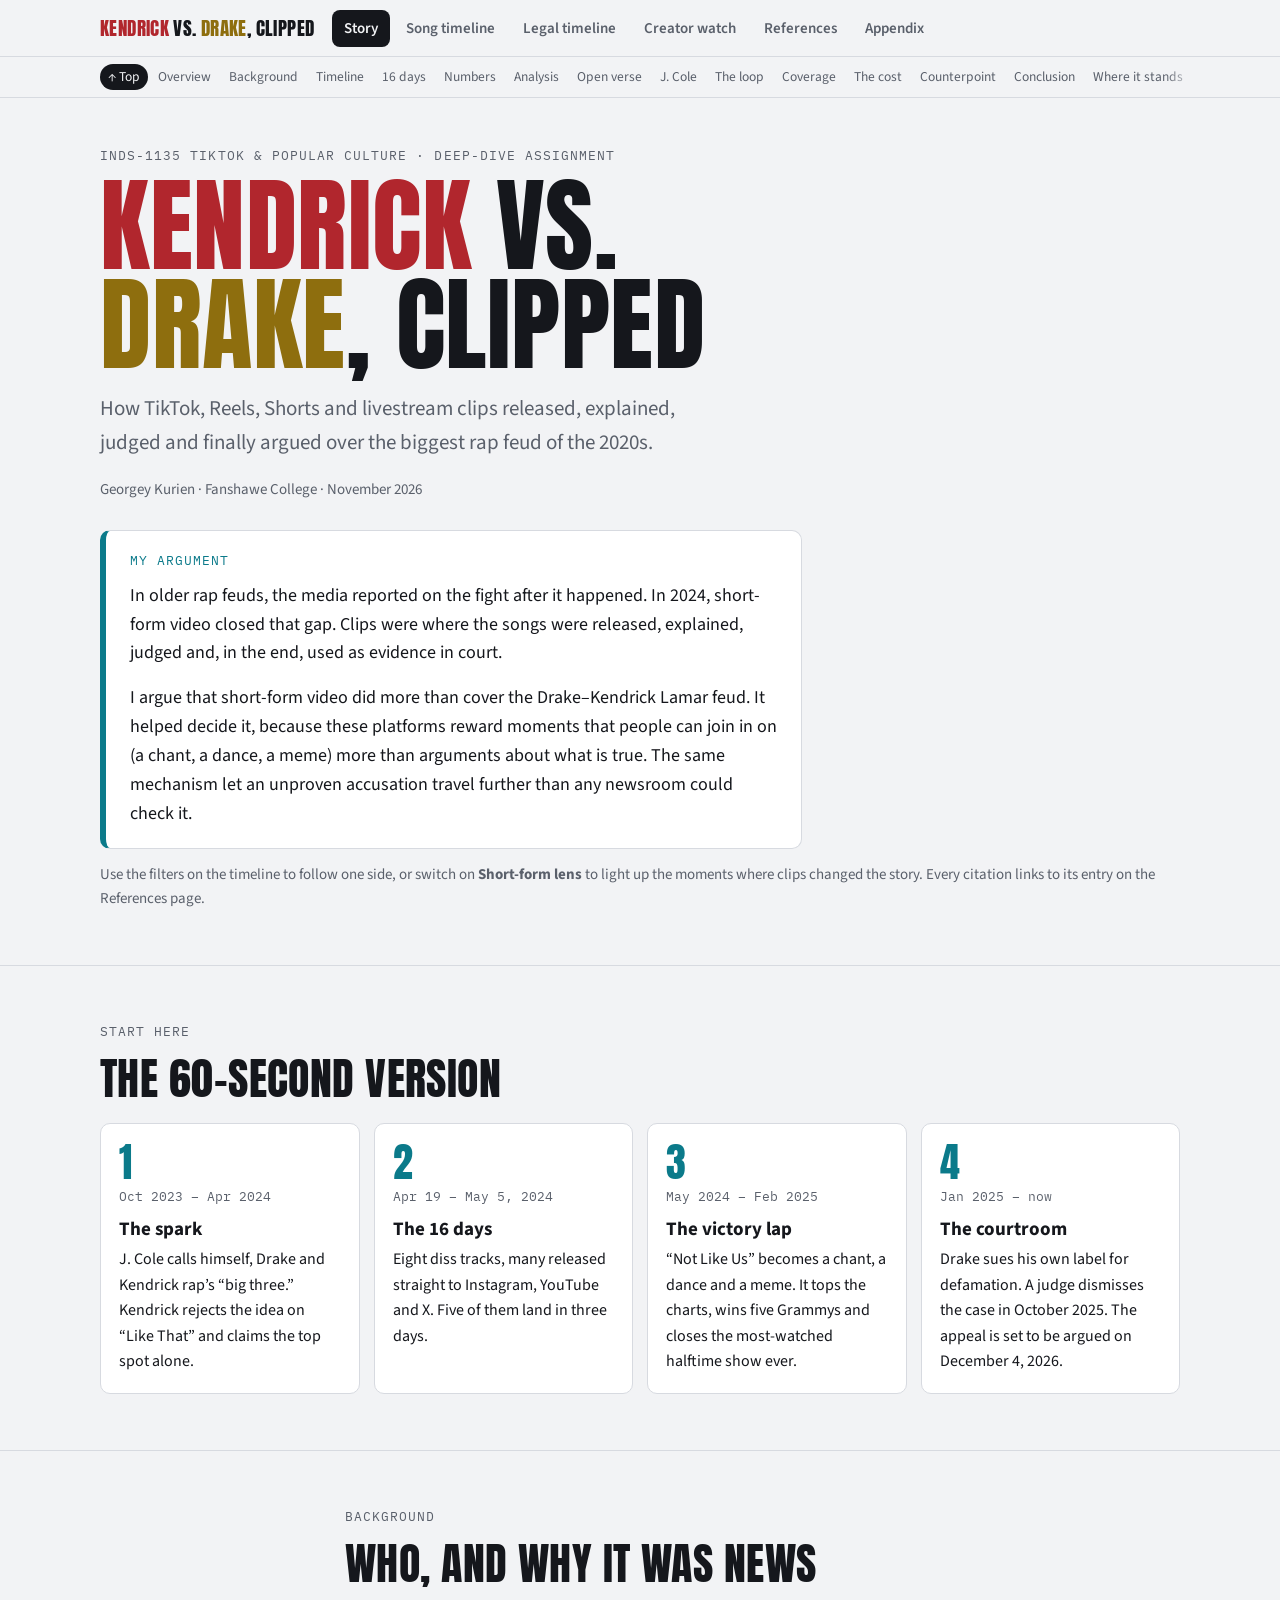
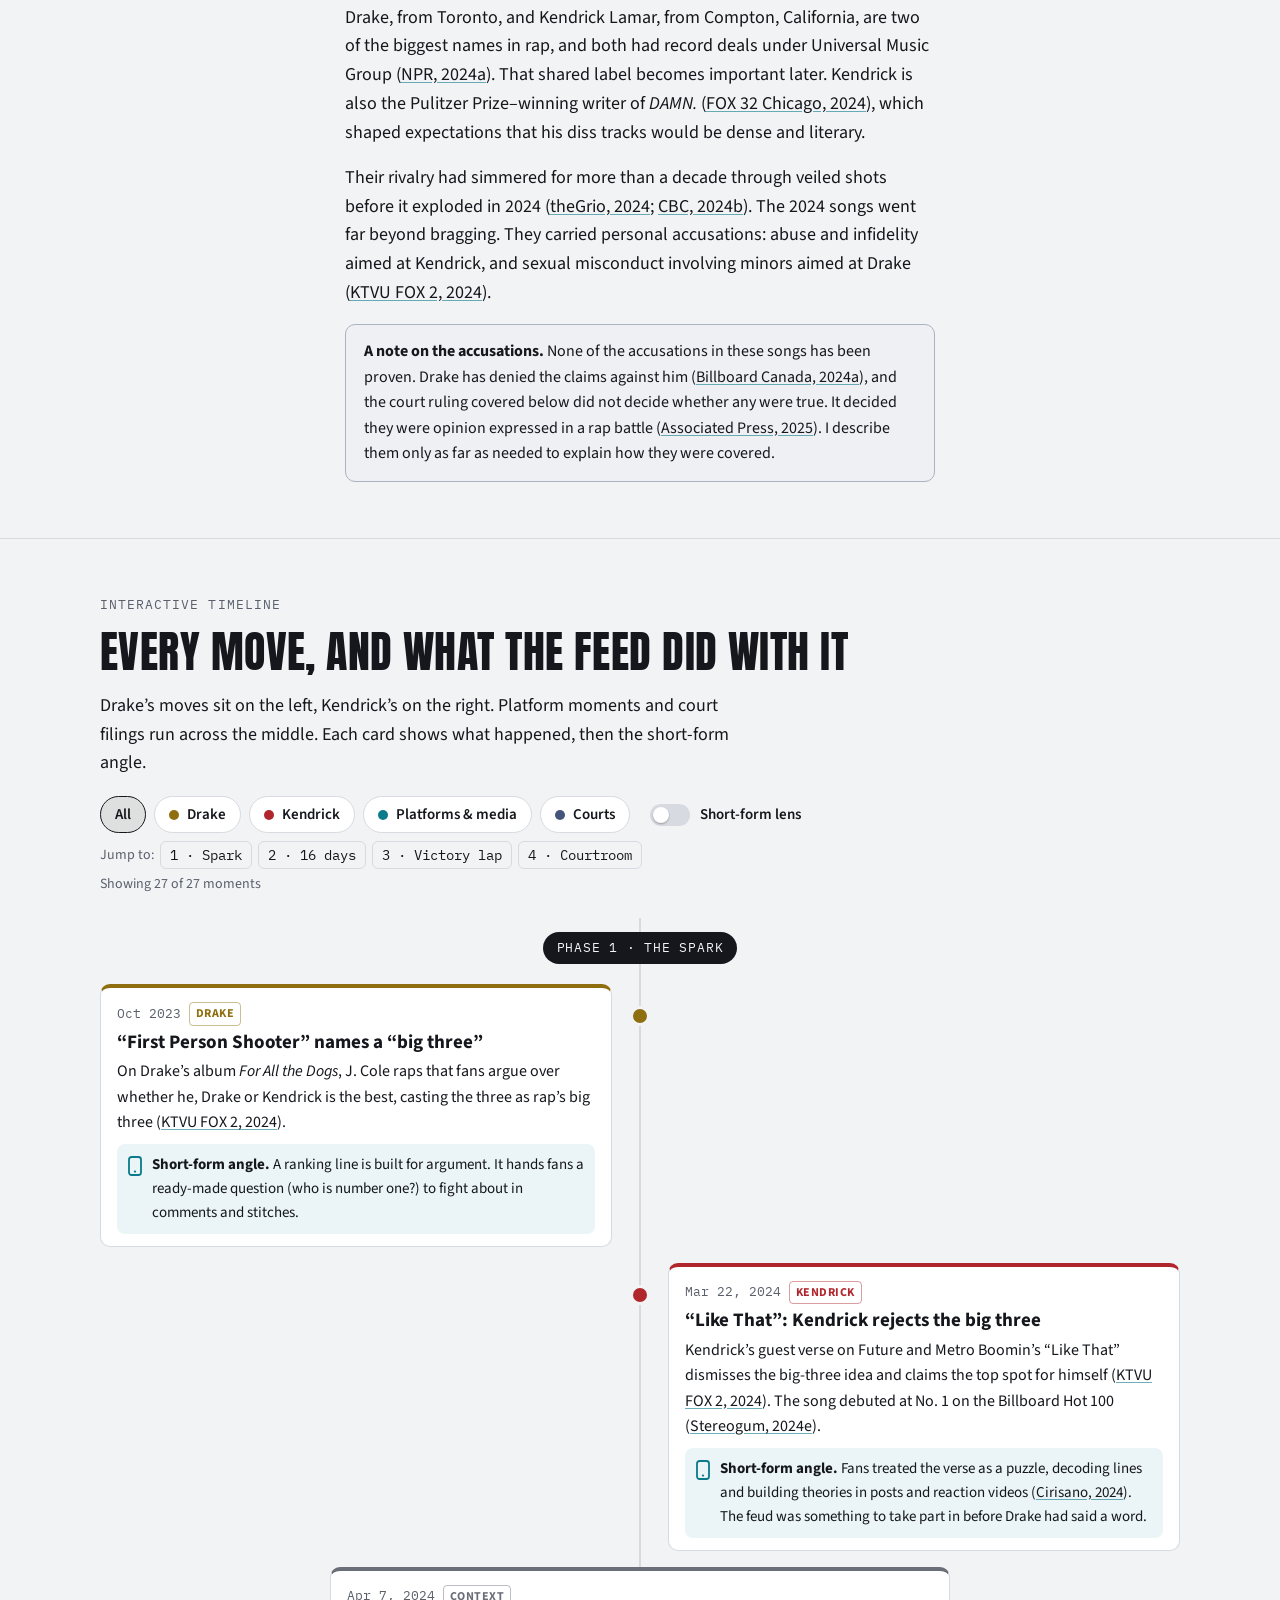
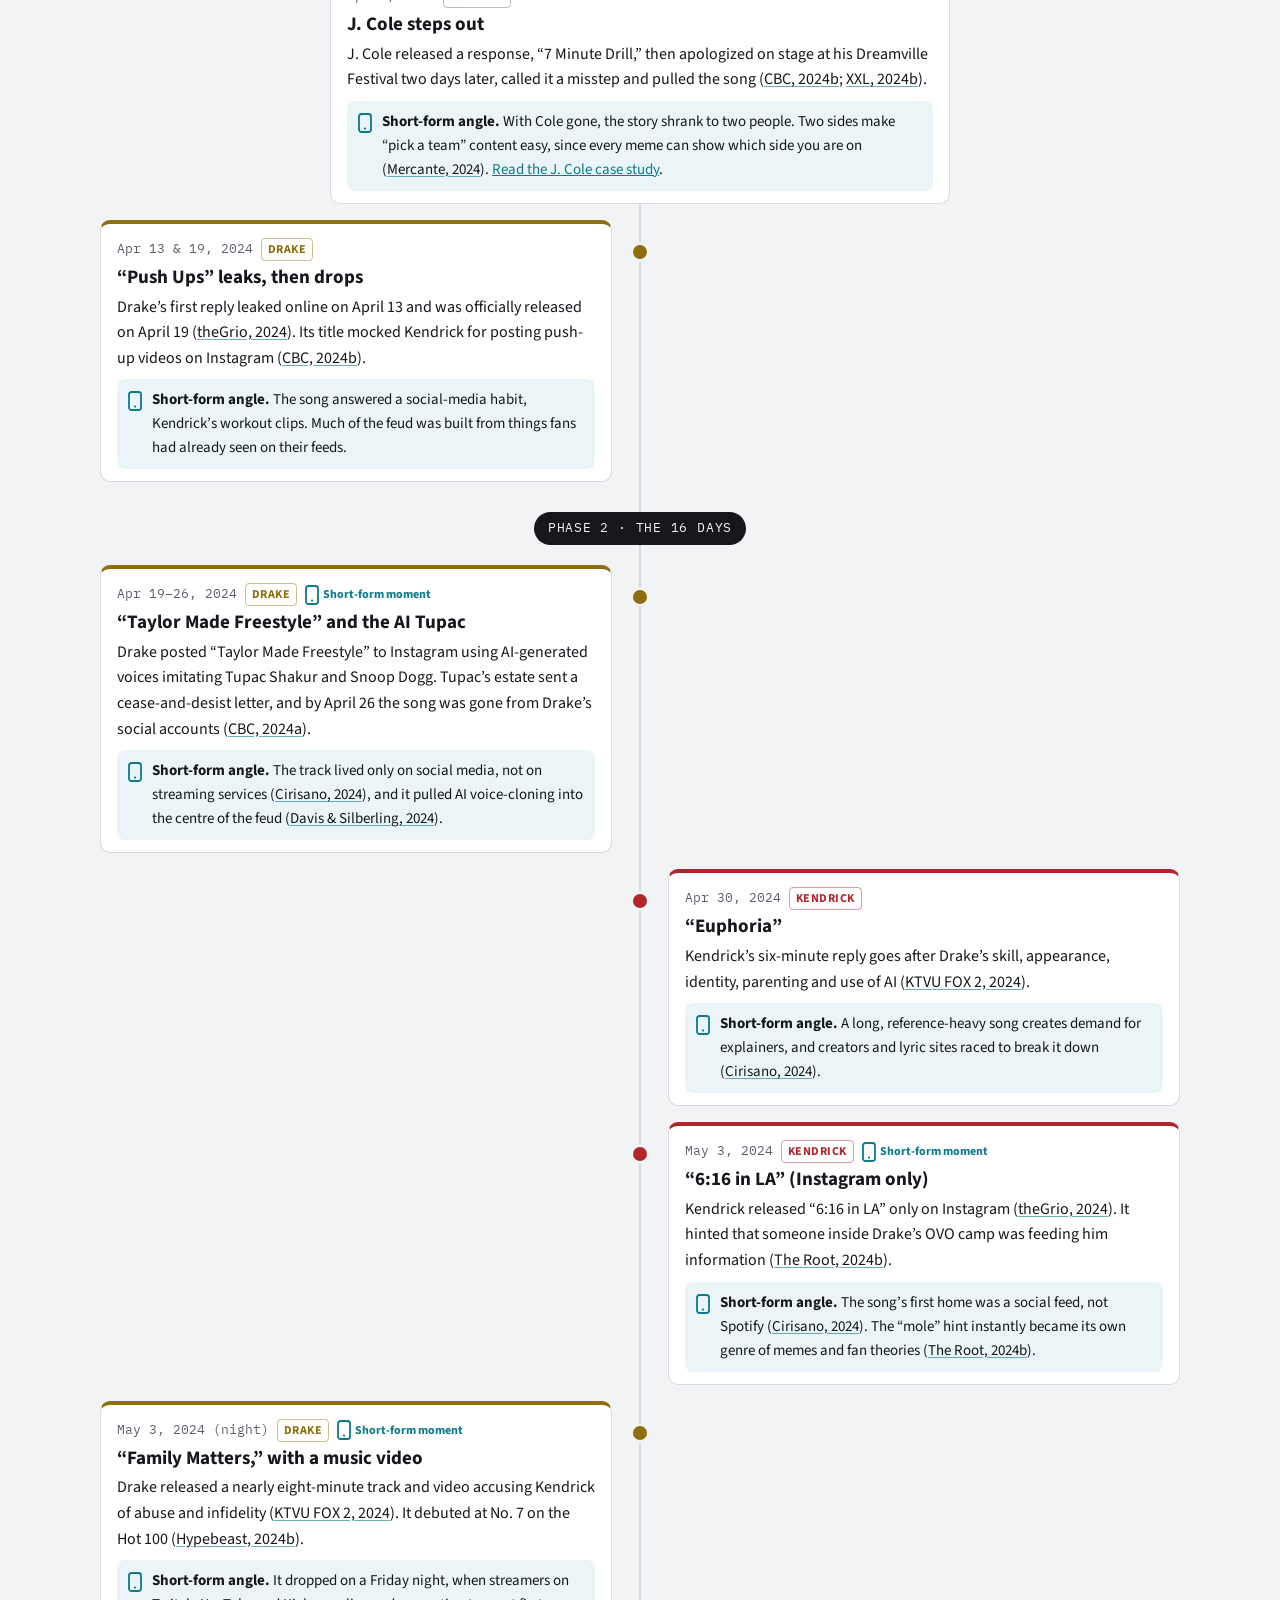
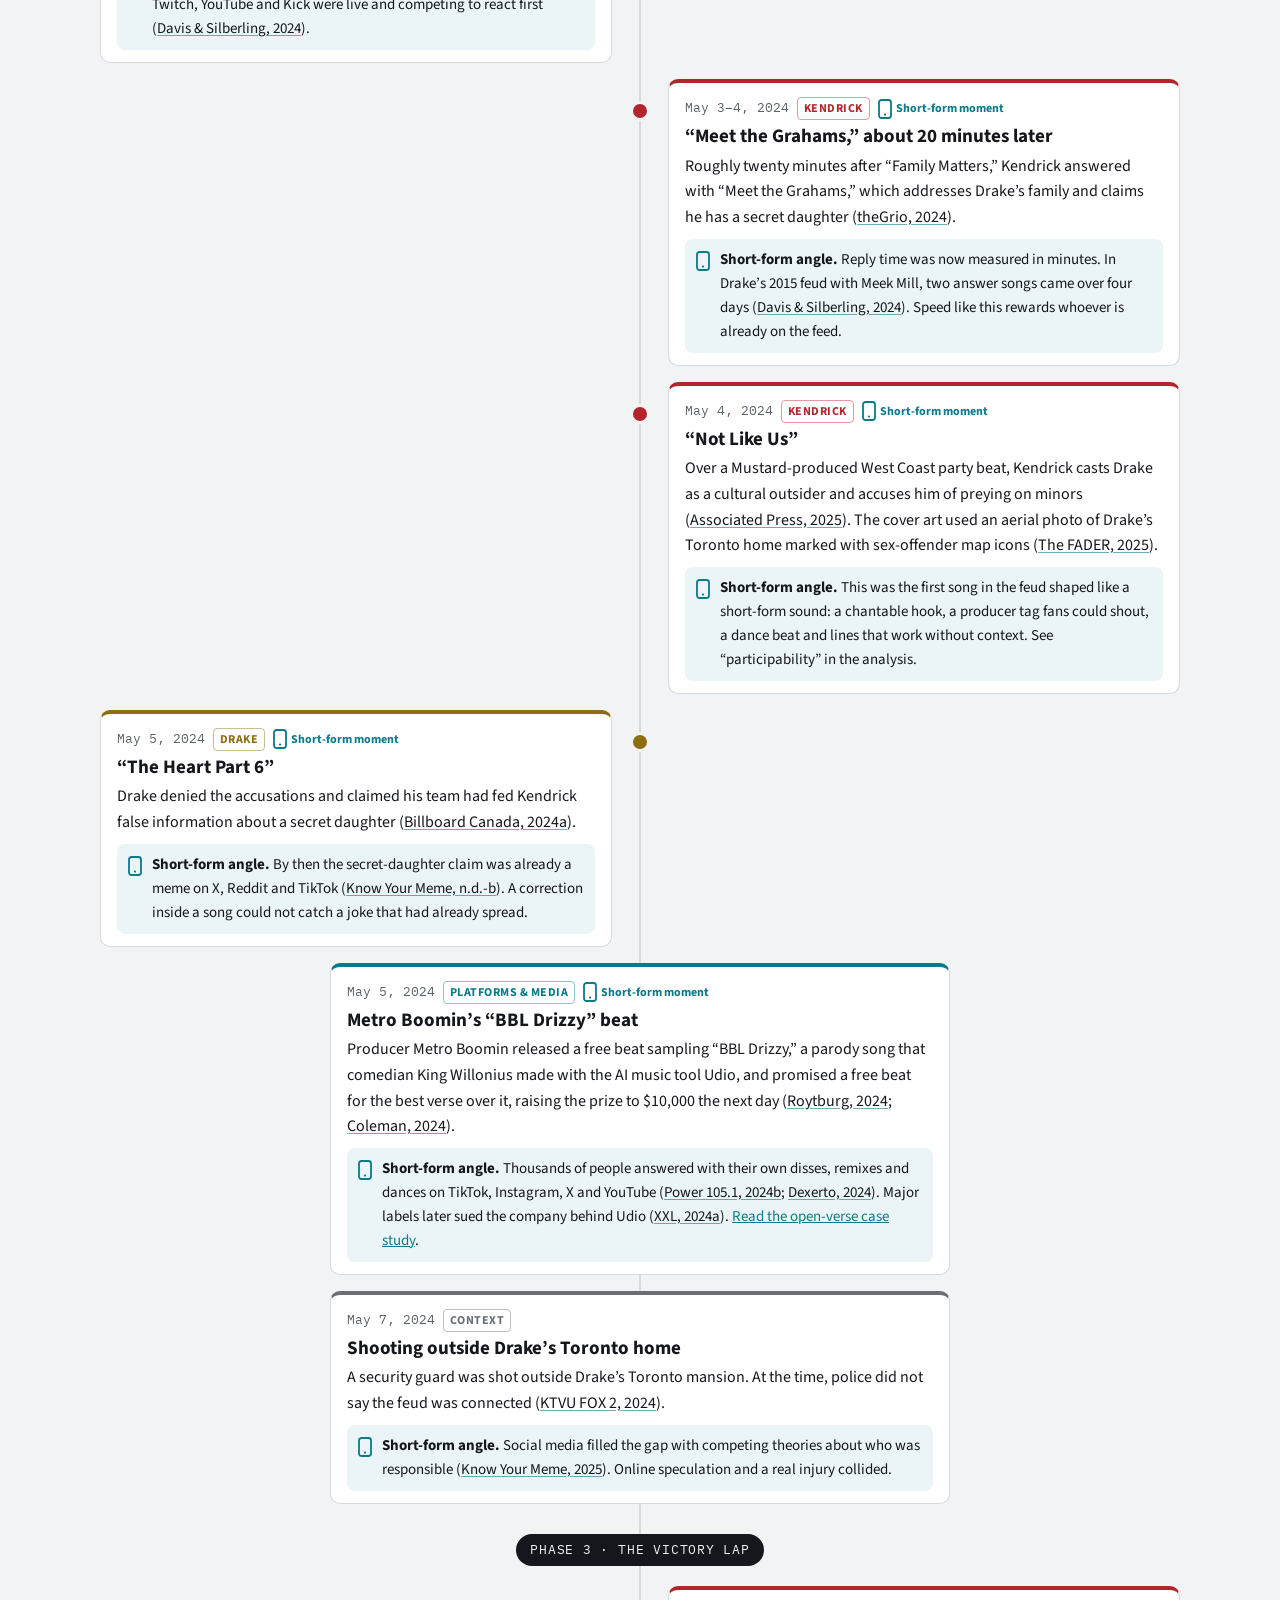
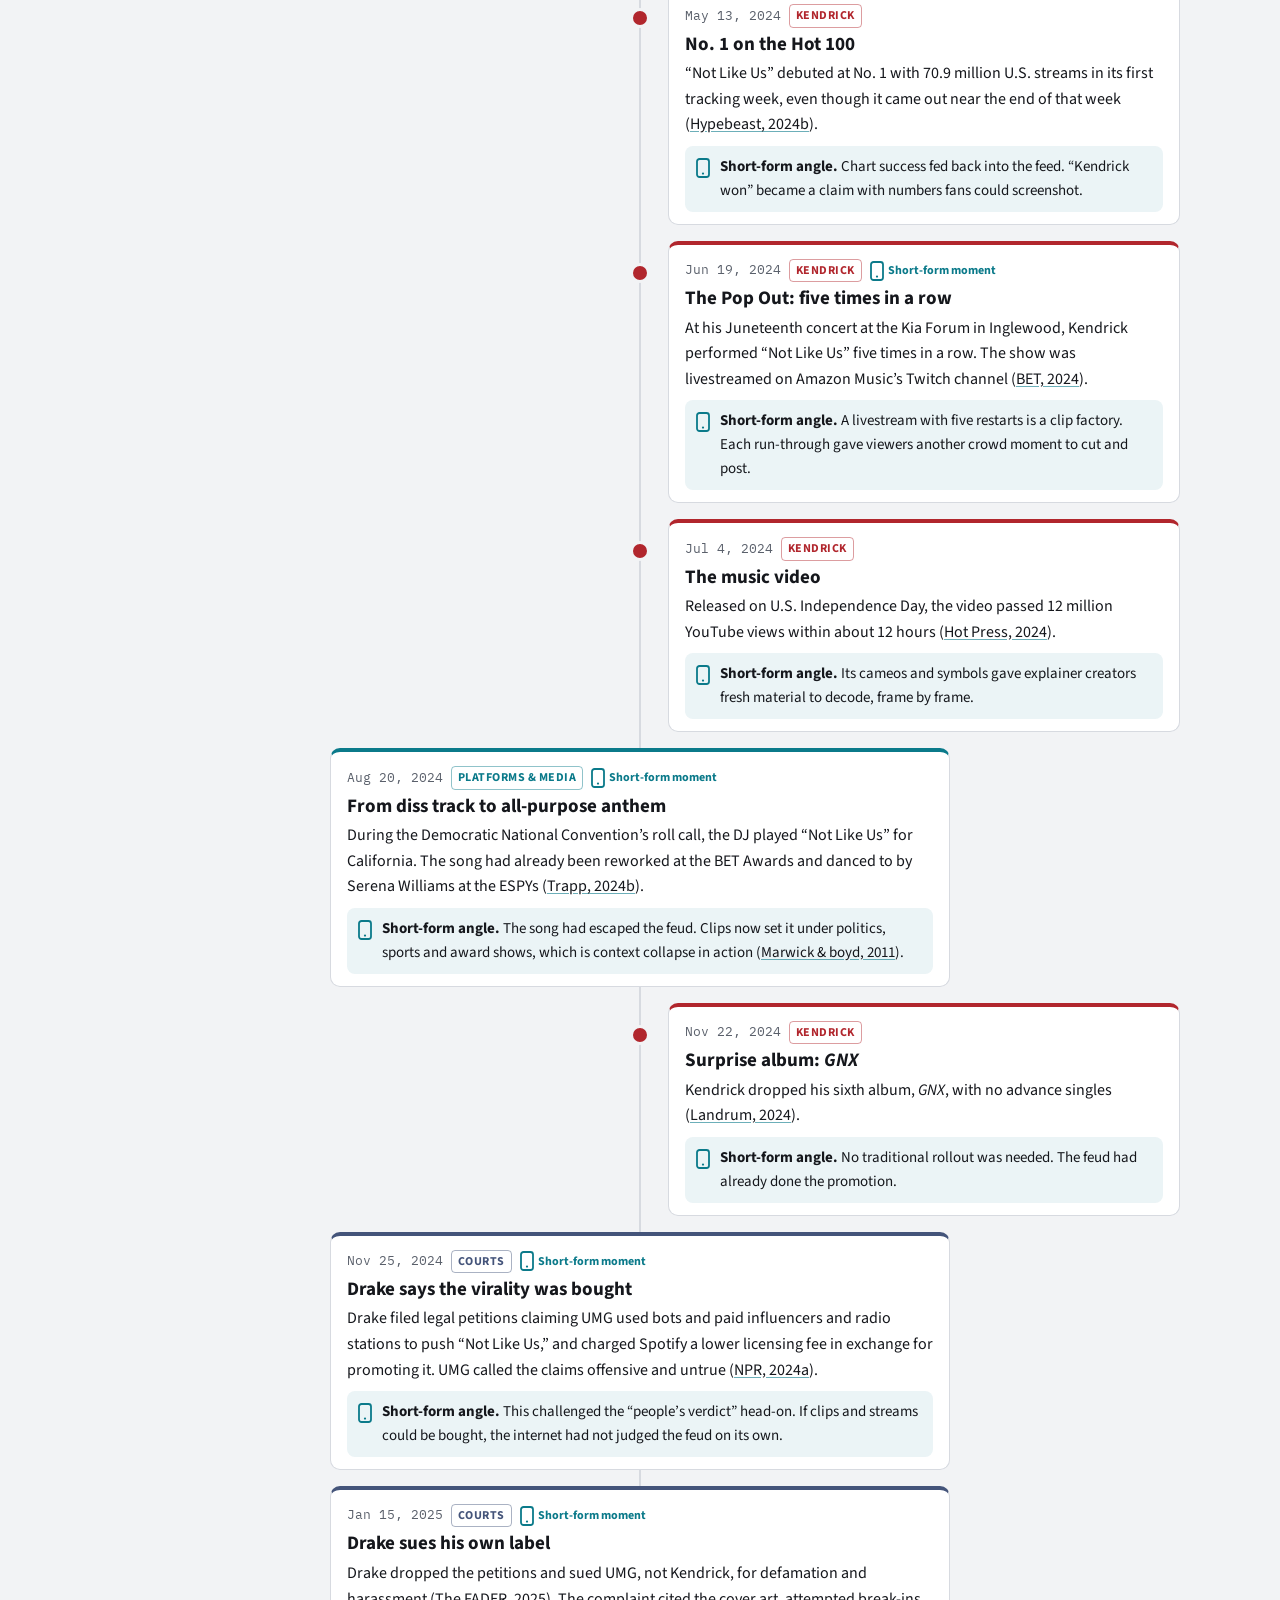
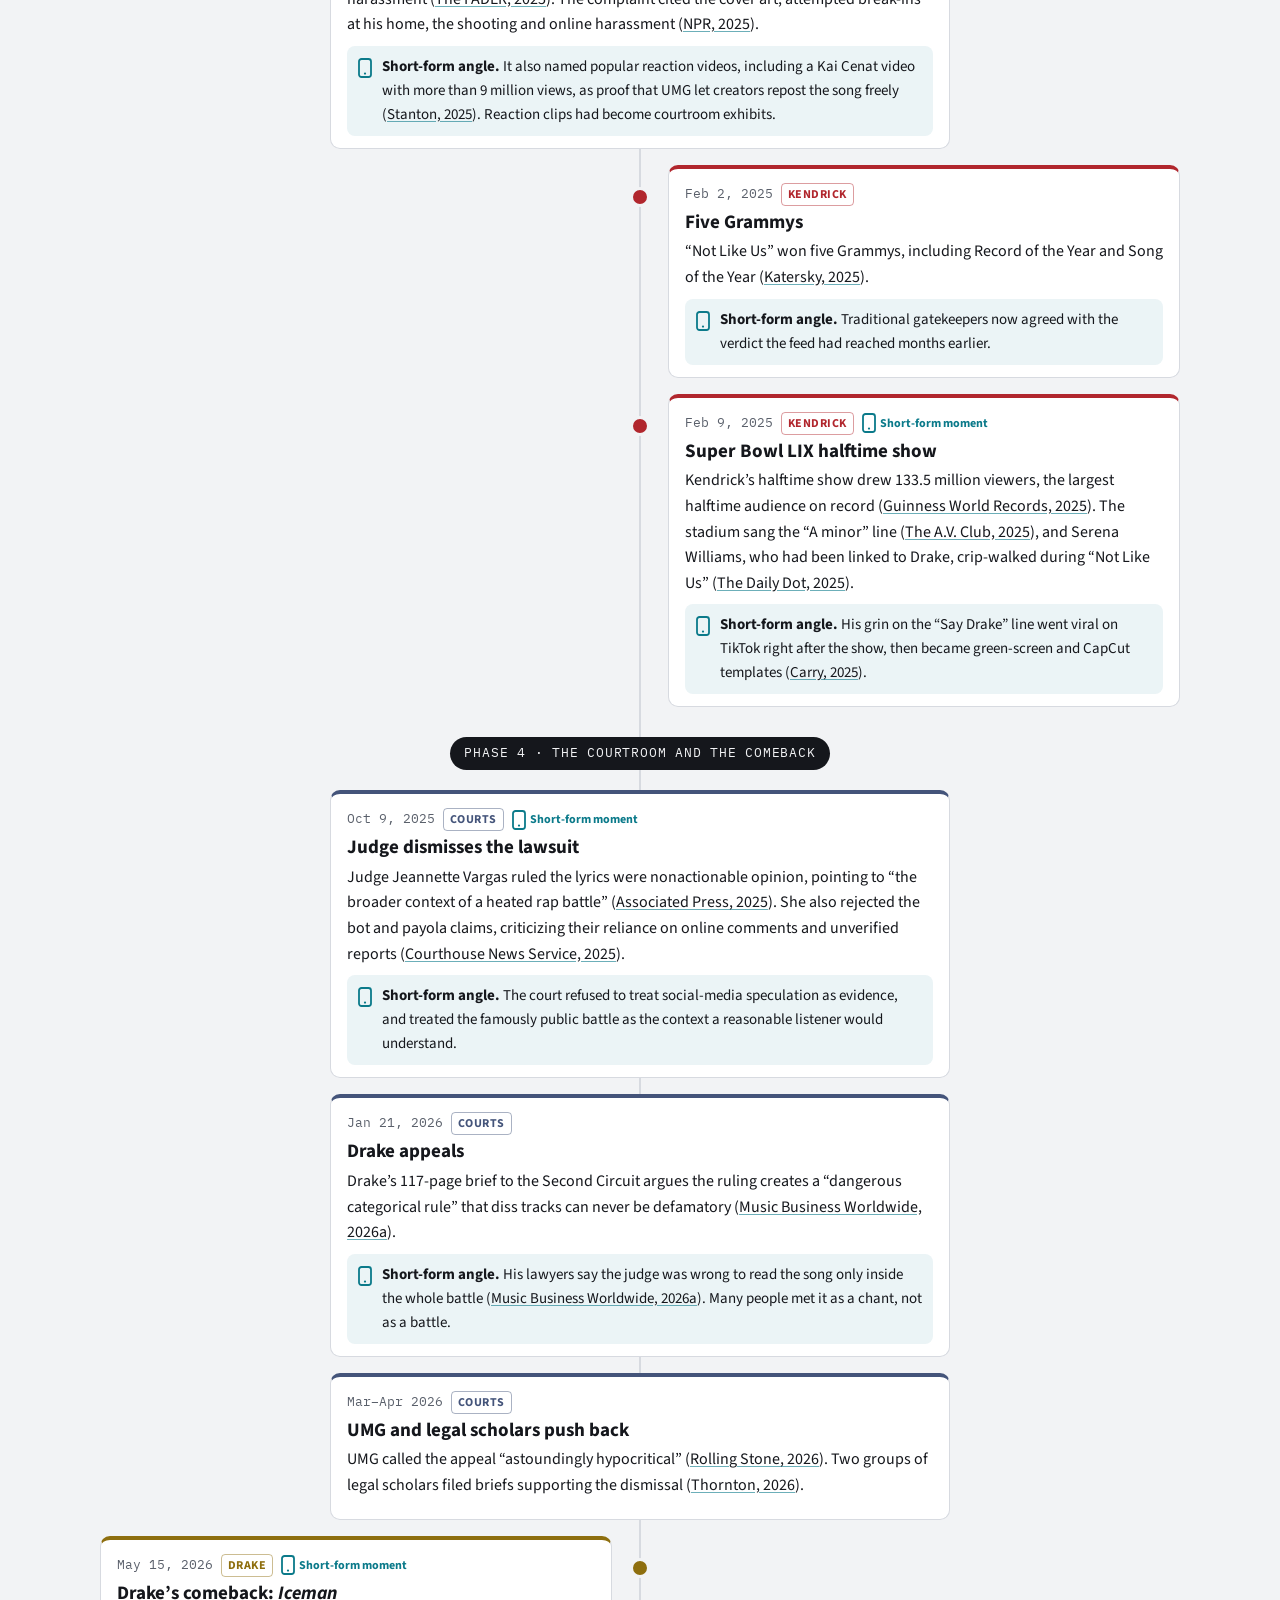
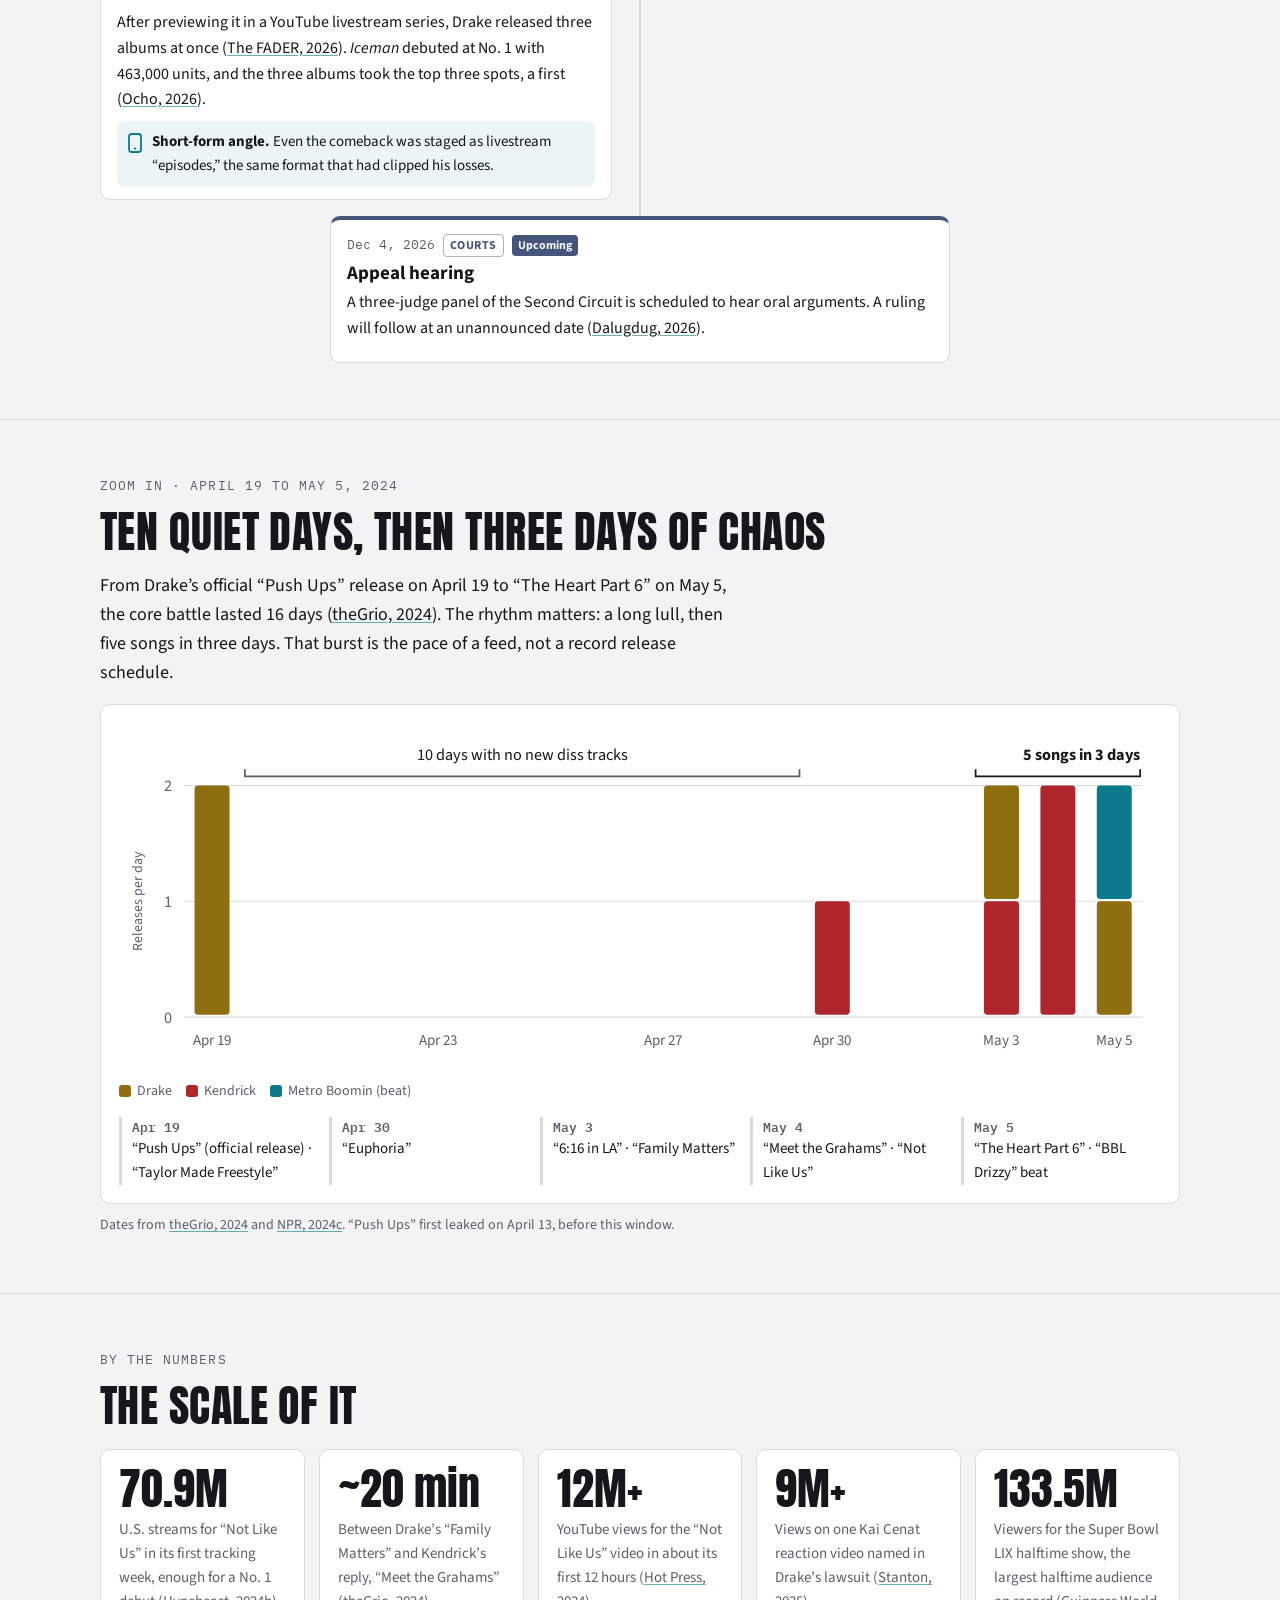
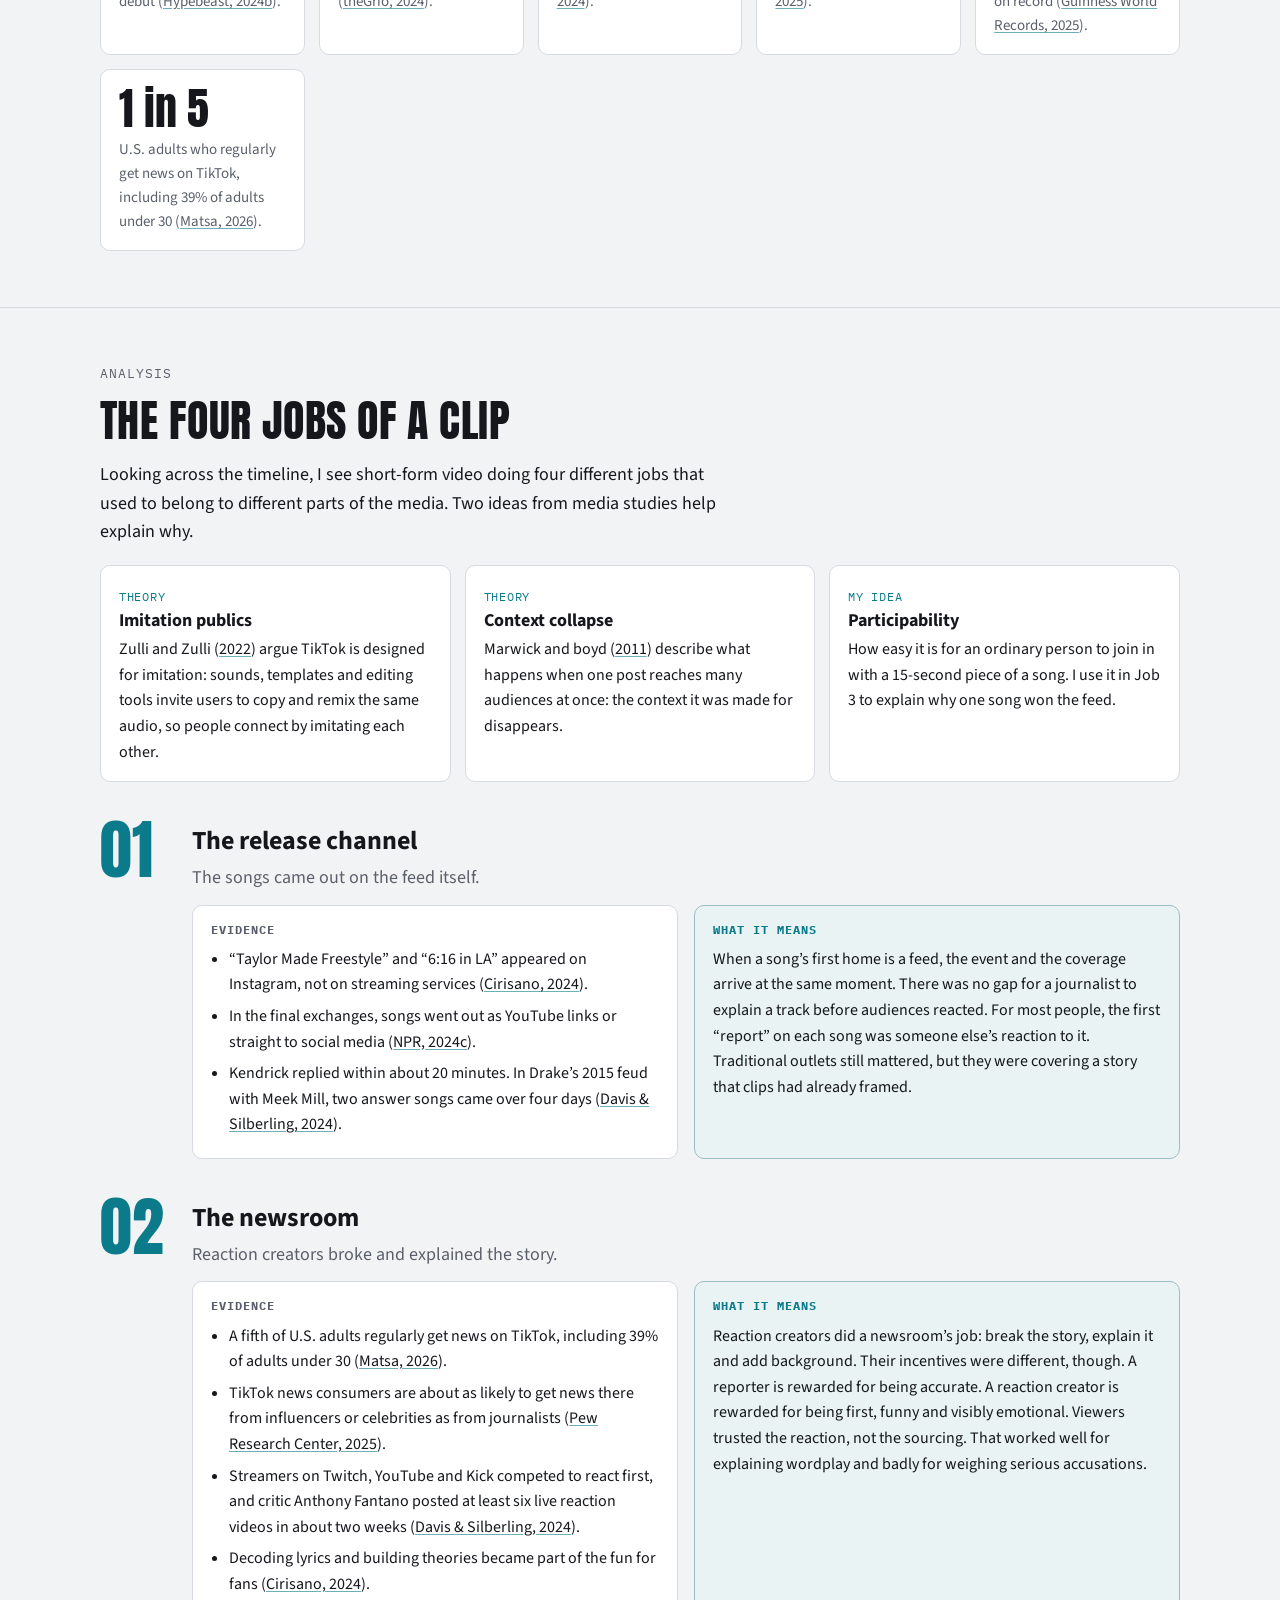
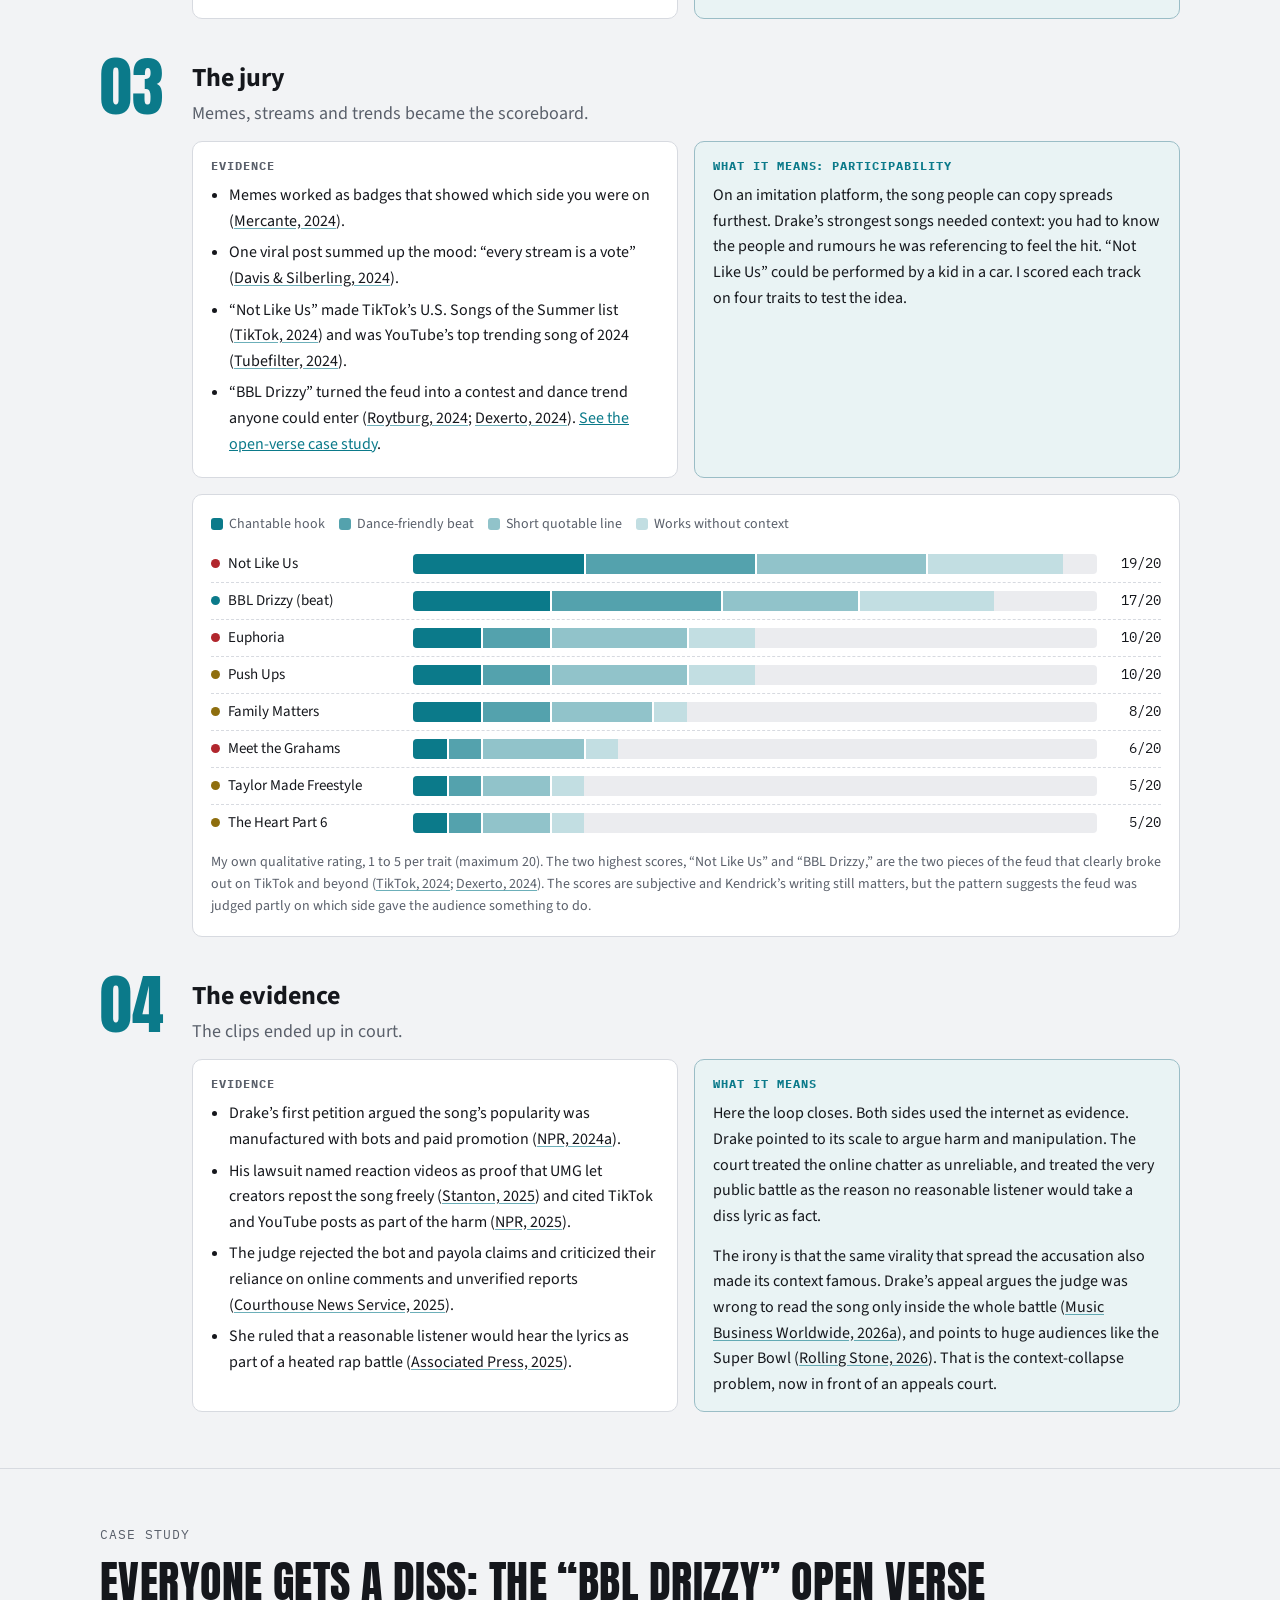
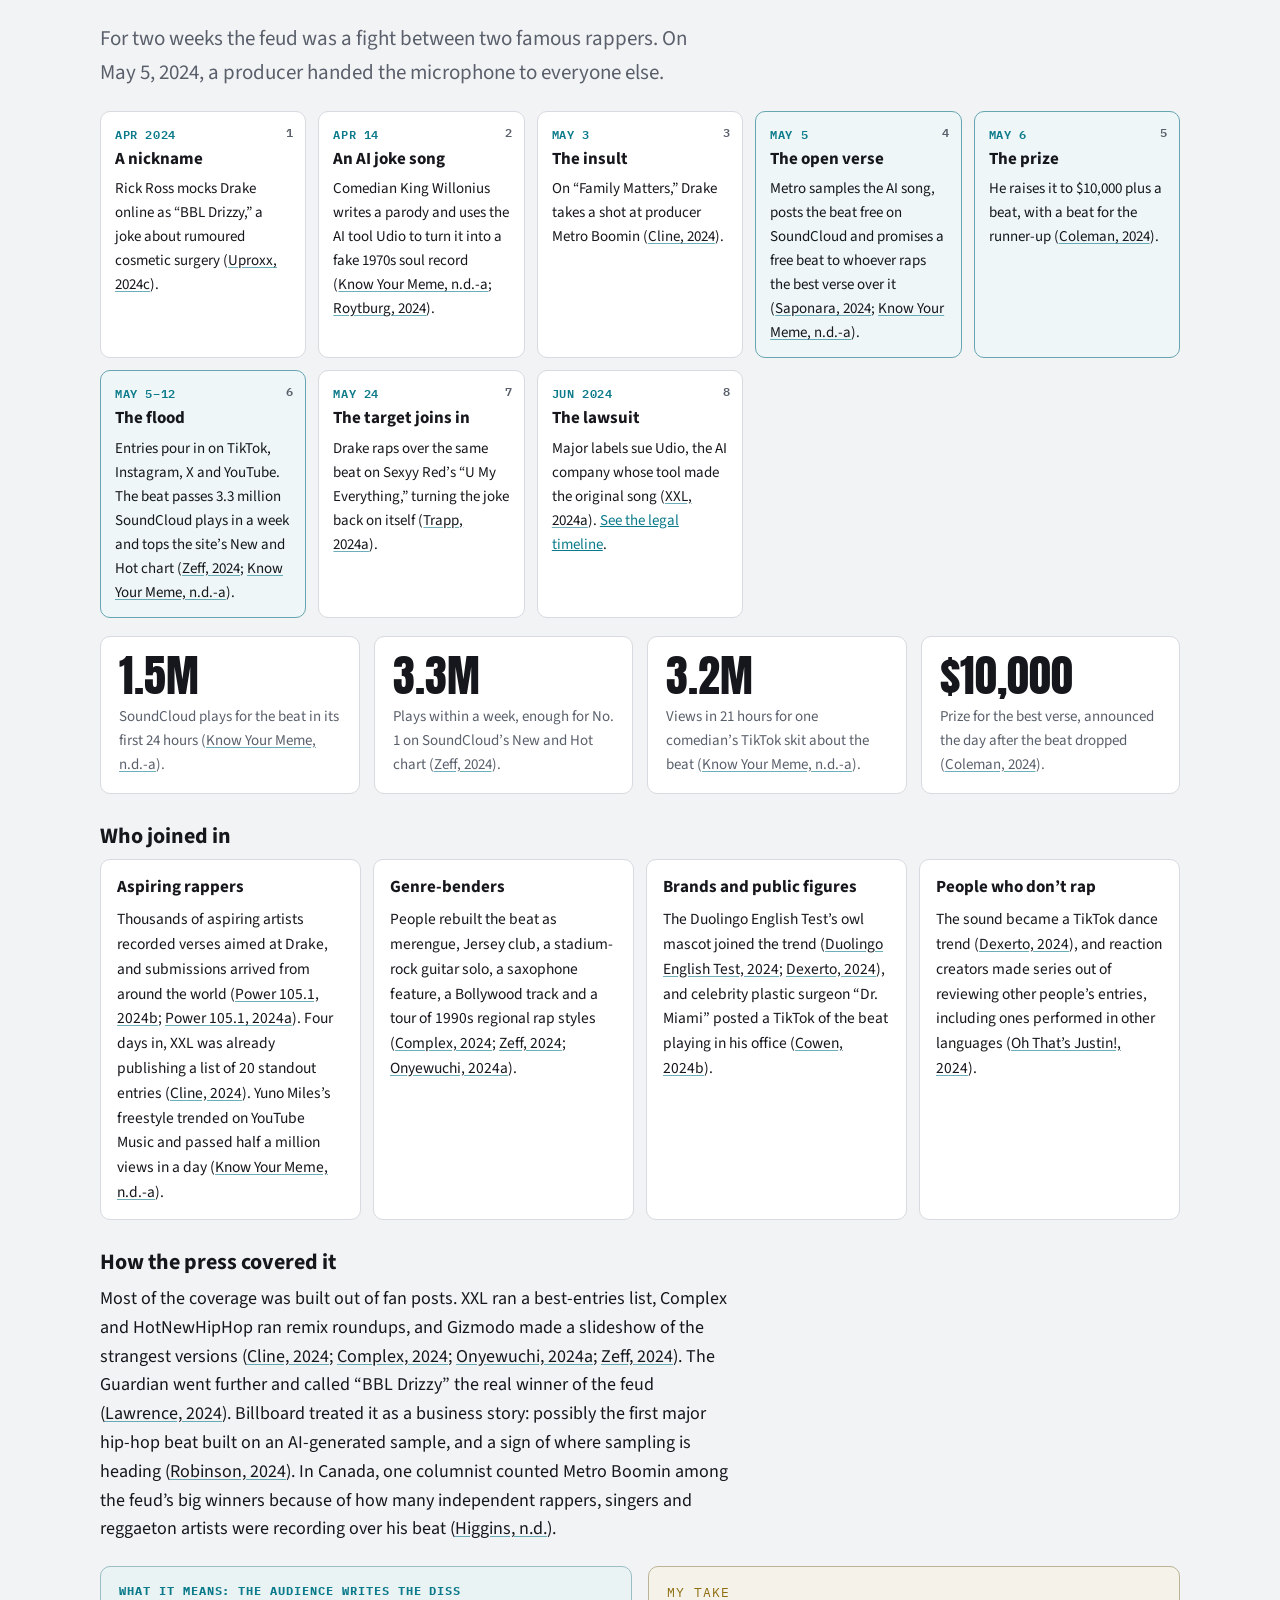
<file: index.html>
<!DOCTYPE html>
<html lang="en">
<head>
<meta charset="utf-8">
<meta name="viewport" content="width=device-width, initial-scale=1">
<title>Kendrick vs. Drake, Clipped</title>
<meta name="description" content="How TikTok, Reels, Shorts and livestream clips released, explained, judged and argued over the Drake–Kendrick Lamar feud. INDS-1135 deep-dive by Georgey Kurien.">
<link rel="preconnect" href="https://fonts.googleapis.com">
<link rel="preconnect" href="https://fonts.gstatic.com" crossorigin>
<link href="https://fonts.googleapis.com/css2?family=Anton&family=IBM+Plex+Mono:wght@400;600&family=Source+Sans+3:ital,wght@0,400;0,600;0,700;1,400&display=swap" rel="stylesheet">
<link rel="stylesheet" href="assets/site.css?v=20261123k">
</head>
<body>
<header class="sitehead">
  <div class="wrap">
    <a class="brand" href="index.html#story"><span class="k">Kendrick</span> vs. <span class="d">Drake</span>, Clipped</a>
    <nav class="tabs" aria-label="Views">
      <a href="#story" data-tab="story" aria-current="page">Story</a>
      <a href="#songs" data-tab="songs">Song timeline</a>
      <a href="#legal" data-tab="legal">Legal timeline</a>
      <a href="#creators" data-tab="creators">Creator watch</a>
      <a href="references.html">References</a>
      <a href="appendix.html">Appendix</a>
    </nav>
  </div>
</header>
<main>
<!-- ===================== STORY VIEW ===================== -->
<div data-view="story">
<nav class="subnav" aria-label="Story sections"><div class="wrap">
      <a href="#top">↑ Top</a><a href="#overview">Overview</a><a href="#context">Background</a><a href="#timeline">Timeline</a><a href="#sixteen">16 days</a><a href="#numbers">Numbers</a><a href="#analysis">Analysis</a><a href="#openverse">Open verse</a><a href="#cole">J. Cole</a><a href="#loop">The loop</a><a href="#coverage">Coverage</a><a href="#cost">The cost</a><a href="#counter">Counterpoint</a><a href="#conclusion">Conclusion</a><a href="#now">Where it stands</a>
    </div></nav>
<section class="hero" id="top" data-loc="Story · Introduction">
  <div class="wrap">
    <p class="eyebrow">INDS-1135 TikTok &amp; Popular Culture · Deep-dive assignment</p>
    <h1><span class="k">Kendrick</span> vs. <span class="d">Drake</span>, Clipped</h1>
    <p class="lede">How TikTok, Reels, Shorts and livestream clips released, explained, judged and finally argued over the biggest rap feud of the 2020s.</p>
    <p class="byline">Georgey Kurien · Fanshawe College · November 2026</p>

    <div class="thesis">
      <p class="eyebrow">My argument</p>
      <p>In older rap feuds, the media reported on the fight after it happened. In 2024, short-form video closed that gap. Clips were where the songs were released, explained, judged and, in the end, used as evidence in court.</p>
      <p>I argue that short-form video did more than cover the Drake–Kendrick Lamar feud. It helped decide it, because these platforms reward moments that people can join in on (a chant, a dance, a meme) more than arguments about what is true. The same mechanism let an unproven accusation travel further than any newsroom could check it.</p>
    </div>
    <p class="howto">Use the filters on the timeline to follow one side, or switch on <b>Short-form lens</b> to light up the moments where clips changed the story. Every citation links to its entry on the References page.</p>
  </div>
</section>

<section id="overview" data-loc="Story · The 60-second version">
  <div class="wrap">
    <p class="eyebrow">Start here</p>
    <h2>The 60-second version</h2>
    <div class="steps">
      <div class="step"><div class="n">1</div><span class="when">Oct 2023 – Apr 2024</span><h3>The spark</h3><p>J. Cole calls himself, Drake and Kendrick rap’s “big three.” Kendrick rejects the idea on “Like That” and claims the top spot alone.</p></div>
      <div class="step"><div class="n">2</div><span class="when">Apr 19 – May 5, 2024</span><h3>The 16 days</h3><p>Eight diss tracks, many released straight to Instagram, YouTube and X. Five of them land in three days.</p></div>
      <div class="step"><div class="n">3</div><span class="when">May 2024 – Feb 2025</span><h3>The victory lap</h3><p>“Not Like Us” becomes a chant, a dance and a meme. It tops the charts, wins five Grammys and closes the most-watched halftime show ever.</p></div>
      <div class="step"><div class="n">4</div><span class="when">Jan 2025 – now</span><h3>The courtroom</h3><p>Drake sues his own label for defamation. A judge dismisses the case in October 2025. The appeal is set to be argued on December 4, 2026.</p></div>
    </div>
  </div>
</section>

<section id="context" data-loc="Story · Background">
  <div class="wrap prose">
    <p class="eyebrow">Background</p>
    <h2>Who, and why it was news</h2>
    <p>Drake, from Toronto, and Kendrick Lamar, from Compton, California, are two of the biggest names in rap, and both had record deals under Universal Music Group (<a class="cite" data-k="npr2024a"></a>). That shared label becomes important later. Kendrick is also the Pulitzer Prize–winning writer of <i>DAMN.</i> (<a class="cite" data-k="fox32_2024"></a>), which shaped expectations that his diss tracks would be dense and literary.</p>
    <p>Their rivalry had simmered for more than a decade through veiled shots before it exploded in 2024 (<a class="cite" data-k="thegrio2024"></a>; <a class="cite" data-k="cbc2024b"></a>). The 2024 songs went far beyond bragging. They carried personal accusations: abuse and infidelity aimed at Kendrick, and sexual misconduct involving minors aimed at Drake (<a class="cite" data-k="ktvu2024"></a>).</p>
    <div class="note"><b>A note on the accusations.</b> None of the accusations in these songs has been proven. Drake has denied the claims against him (<a class="cite" data-k="billboard2024"></a>), and the court ruling covered below did not decide whether any were true. It decided they were opinion expressed in a rap battle (<a class="cite" data-k="ap2025"></a>). I describe them only as far as needed to explain how they were covered.</div>
  </div>
</section>

<section id="timeline" data-loc="Story · Timeline">
  <div class="wrap">
    <p class="eyebrow">Interactive timeline</p>
    <h2>Every move, and what the feed did with it</h2>
    <p class="prose">Drake’s moves sit on the left, Kendrick’s on the right. Platform moments and court filings run across the middle. Each card shows what happened, then the short-form angle.</p>

    <div class="controls">
      <div class="chips" role="group" aria-label="Filter the timeline">
        <button class="chip" id="f-all" data-f="all" aria-pressed="true">All</button>
        <button class="chip" id="f-drake" data-f="drake" aria-pressed="false" style="--c:var(--drake)"><span class="sw"></span>Drake</button>
        <button class="chip" id="f-kendrick" data-f="kendrick" aria-pressed="false" style="--c:var(--kendrick)"><span class="sw"></span>Kendrick</button>
        <button class="chip" id="f-platform" data-f="platform" aria-pressed="false" style="--c:var(--accent)"><span class="sw"></span>Platforms &amp; media</button>
        <button class="chip" id="f-court" data-f="court" aria-pressed="false" style="--c:var(--court)"><span class="sw"></span>Courts</button>
      </div>
      <button class="lens" id="lens" role="switch" aria-checked="false"><span class="track" aria-hidden="true"></span>Short-form lens</button>
    </div>
    <div class="phasejump" aria-label="Jump to a phase">Jump to:
      <button data-p="1">1 · Spark</button><button data-p="2">2 · 16 days</button><button data-p="3">3 · Victory lap</button><button data-p="4">4 · Courtroom</button>
    </div>
    <p class="count" id="count" aria-live="polite"></p>

    <div class="tl" id="tl"></div>
  </div>
</section>

<section id="sixteen" data-loc="Story · The 16 days chart">
  <div class="wrap">
    <p class="eyebrow">Zoom in · April 19 to May 5, 2024</p>
    <h2>Ten quiet days, then three days of chaos</h2>
    <p class="prose">From Drake’s official “Push Ups” release on April 19 to “The Heart Part 6” on May 5, the core battle lasted 16 days (<a class="cite" data-k="thegrio2024"></a>). The rhythm matters: a long lull, then five songs in three days. That burst is the pace of a feed, not a record release schedule.</p>
    <div class="chartbox">
      <svg id="daychart" viewBox="0 0 900 300" role="img" aria-labelledby="dcTitle dcDesc">
        <title id="dcTitle">Diss tracks released per day, April 19 to May 5, 2024</title>
        <desc id="dcDesc">Two Drake songs on April 19, one Kendrick song on April 30, then one song from each on May 3, two Kendrick songs on May 4, and one Drake song plus Metro Boomin's beat on May 5.</desc>
      </svg>
      <div class="legend"><span><i style="background:var(--drake)"></i>Drake</span><span><i style="background:var(--kendrick)"></i>Kendrick</span><span><i style="background:var(--accent)"></i>Metro Boomin (beat)</span></div>
      <div class="daylist">
        <div><b>Apr 19</b>“Push Ups” (official release) · “Taylor Made Freestyle”</div>
        <div><b>Apr 30</b>“Euphoria”</div>
        <div><b>May 3</b>“6:16 in LA” · “Family Matters”</div>
        <div><b>May 4</b>“Meet the Grahams” · “Not Like Us”</div>
        <div><b>May 5</b>“The Heart Part 6” · “BBL Drizzy” beat</div>
      </div>
    </div>
    <p class="pnote">Dates from <a class="cite" data-k="thegrio2024"></a> and <a class="cite" data-k="npr2024b"></a>. “Push Ups” first leaked on April 13, before this window.</p>
  </div>
</section>

<section id="numbers" data-loc="Story · By the numbers">
  <div class="wrap">
    <p class="eyebrow">By the numbers</p>
    <h2>The scale of it</h2>
    <div class="tiles">
      <div class="tile"><div class="big">70.9M</div><p>U.S. streams for “Not Like Us” in its first tracking week, enough for a No. 1 debut (<a class="cite" data-k="hypebeast2024"></a>).</p></div>
      <div class="tile"><div class="big">~20 min</div><p>Between Drake’s “Family Matters” and Kendrick’s reply, “Meet the Grahams” (<a class="cite" data-k="thegrio2024"></a>).</p></div>
      <div class="tile"><div class="big">12M+</div><p>YouTube views for the “Not Like Us” video in about its first 12 hours (<a class="cite" data-k="hotpress2024"></a>).</p></div>
      <div class="tile"><div class="big">9M+</div><p>Views on one Kai Cenat reaction video named in Drake’s lawsuit (<a class="cite" data-k="stanton2025"></a>).</p></div>
      <div class="tile"><div class="big">133.5M</div><p>Viewers for the Super Bowl LIX halftime show, the largest halftime audience on record (<a class="cite" data-k="guinness2025"></a>).</p></div>
      <div class="tile"><div class="big">1 in 5</div><p>U.S. adults who regularly get news on TikTok, including 39% of adults under 30 (<a class="cite" data-k="matsa2026"></a>).</p></div>
    </div>
  </div>
</section>

<section id="analysis" data-loc="Story · Analysis: the four jobs of a clip">
  <div class="wrap">
    <p class="eyebrow">Analysis</p>
    <h2>The four jobs of a clip</h2>
    <div class="prose">
      <p>Looking across the timeline, I see short-form video doing four different jobs that used to belong to different parts of the media. Two ideas from media studies help explain why.</p>
    </div>
    <div class="lenses">
      <div class="lensbox"><span class="tag">Theory</span><h3>Imitation publics</h3><p>Zulli and Zulli (<a class="cite yr" data-k="zulli2022"></a>) argue TikTok is designed for imitation: sounds, templates and editing tools invite users to copy and remix the same audio, so people connect by imitating each other.</p></div>
      <div class="lensbox"><span class="tag">Theory</span><h3>Context collapse</h3><p>Marwick and boyd (<a class="cite yr" data-k="marwick2011"></a>) describe what happens when one post reaches many audiences at once: the context it was made for disappears.</p></div>
      <div class="lensbox"><span class="tag">My idea</span><h3>Participability</h3><p>How easy it is for an ordinary person to join in with a 15-second piece of a song. I use it in Job 3 to explain why one song won the feed.</p></div>
    </div>

    <!-- JOB 1 -->
    <div class="job" id="job-01" data-loc="Story · Analysis · 01 The release channel">
      <div class="num">01</div>
      <div>
        <h3>The release channel</h3>
        <p class="sub">The songs came out on the feed itself.</p>
        <div class="cols">
          <div class="ev"><h4>Evidence</h4><ul>
            <li>“Taylor Made Freestyle” and “6:16 in LA” appeared on Instagram, not on streaming services (<a class="cite" data-k="cirisano2024"></a>).</li>
            <li>In the final exchanges, songs went out as YouTube links or straight to social media (<a class="cite" data-k="npr2024b"></a>).</li>
            <li>Kendrick replied within about 20 minutes. In Drake’s 2015 feud with Meek Mill, two answer songs came over four days (<a class="cite" data-k="davis2024"></a>).</li>
          </ul></div>
          <div class="mean"><h4>What it means</h4><p>When a song’s first home is a feed, the event and the coverage arrive at the same moment. There was no gap for a journalist to explain a track before audiences reacted. For most people, the first “report” on each song was someone else’s reaction to it. Traditional outlets still mattered, but they were covering a story that clips had already framed.</p></div>
        </div>
      </div>
    </div>

    <!-- JOB 2 -->
    <div class="job" id="job-02" data-loc="Story · Analysis · 02 The newsroom">
      <div class="num">02</div>
      <div>
        <h3>The newsroom</h3>
        <p class="sub">Reaction creators broke and explained the story.</p>
        <div class="cols">
          <div class="ev"><h4>Evidence</h4><ul>
            <li>A fifth of U.S. adults regularly get news on TikTok, including 39% of adults under 30 (<a class="cite" data-k="matsa2026"></a>).</li>
            <li>TikTok news consumers are about as likely to get news there from influencers or celebrities as from journalists (<a class="cite" data-k="pew2025"></a>).</li>
            <li>Streamers on Twitch, YouTube and Kick competed to react first, and critic Anthony Fantano posted at least six live reaction videos in about two weeks (<a class="cite" data-k="davis2024"></a>).</li>
            <li>Decoding lyrics and building theories became part of the fun for fans (<a class="cite" data-k="cirisano2024"></a>).</li>
          </ul></div>
          <div class="mean"><h4>What it means</h4><p>Reaction creators did a newsroom’s job: break the story, explain it and add background. Their incentives were different, though. A reporter is rewarded for being accurate. A reaction creator is rewarded for being first, funny and visibly emotional. Viewers trusted the reaction, not the sourcing. That worked well for explaining wordplay and badly for weighing serious accusations.</p></div>
        </div>
      </div>
    </div>

    <!-- JOB 3 -->
    <div class="job" id="job-03" data-loc="Story · Analysis · 03 The jury">
      <div class="num">03</div>
      <div>
        <h3>The jury</h3>
        <p class="sub">Memes, streams and trends became the scoreboard.</p>
        <div class="cols">
          <div class="ev"><h4>Evidence</h4><ul>
            <li>Memes worked as badges that showed which side you were on (<a class="cite" data-k="mercante2024"></a>).</li>
            <li>One viral post summed up the mood: “every stream is a vote” (<a class="cite" data-k="davis2024"></a>).</li>
            <li>“Not Like Us” made TikTok’s U.S. Songs of the Summer list (<a class="cite" data-k="tiktok2024"></a>) and was YouTube’s top trending song of 2024 (<a class="cite" data-k="tubefilter2024"></a>).</li>
            <li>“BBL Drizzy” turned the feud into a contest and dance trend anyone could enter (<a class="cite" data-k="roytburg2024"></a>; <a class="cite" data-k="dexerto2024"></a>). <a href="#openverse">See the open-verse case study</a>.</li>
          </ul></div>
          <div class="mean"><h4>What it means: participability</h4><p>On an imitation platform, the song people can copy spreads furthest. Drake’s strongest songs needed context: you had to know the people and rumours he was referencing to feel the hit. “Not Like Us” could be performed by a kid in a car. I scored each track on four traits to test the idea.</p></div>
        </div>

        <div class="pchart" id="pchart">
          <div class="legend" style="margin:0 0 10px">
            <span><i class="s1"></i>Chantable hook</span><span><i class="s2"></i>Dance-friendly beat</span><span><i class="s3"></i>Short quotable line</span><span><i class="s4"></i>Works without context</span>
          </div>
          <div id="prows"></div>
          <p class="pnote">My own qualitative rating, 1 to 5 per trait (maximum 20). The two highest scores, “Not Like Us” and “BBL Drizzy,” are the two pieces of the feud that clearly broke out on TikTok and beyond (<a class="cite" data-k="tiktok2024"></a>; <a class="cite" data-k="dexerto2024"></a>). The scores are subjective and Kendrick’s writing still matters, but the pattern suggests the feud was judged partly on which side gave the audience something to do.</p>
        </div>
      </div>
    </div>

    <!-- JOB 4 -->
    <div class="job" id="job-04" data-loc="Story · Analysis · 04 The evidence">
      <div class="num">04</div>
      <div>
        <h3>The evidence</h3>
        <p class="sub">The clips ended up in court.</p>
        <div class="cols">
          <div class="ev"><h4>Evidence</h4><ul>
            <li>Drake’s first petition argued the song’s popularity was manufactured with bots and paid promotion (<a class="cite" data-k="npr2024a"></a>).</li>
            <li>His lawsuit named reaction videos as proof that UMG let creators repost the song freely (<a class="cite" data-k="stanton2025"></a>) and cited TikTok and YouTube posts as part of the harm (<a class="cite" data-k="npr2025"></a>).</li>
            <li>The judge rejected the bot and payola claims and criticized their reliance on online comments and unverified reports (<a class="cite" data-k="courthouse2025"></a>).</li>
            <li>She ruled that a reasonable listener would hear the lyrics as part of a heated rap battle (<a class="cite" data-k="ap2025"></a>).</li>
          </ul></div>
          <div class="mean"><h4>What it means</h4><p>Here the loop closes. Both sides used the internet as evidence. Drake pointed to its scale to argue harm and manipulation. The court treated the online chatter as unreliable, and treated the very public battle as the reason no reasonable listener would take a diss lyric as fact.</p><p>The irony is that the same virality that spread the accusation also made its context famous. Drake’s appeal argues the judge was wrong to read the song only inside the whole battle (<a class="cite" data-k="mbw2026"></a>), and points to huge audiences like the Super Bowl (<a class="cite" data-k="rollingstone2026"></a>). That is the context-collapse problem, now in front of an appeals court.</p></div>
        </div>
      </div>
    </div>
  </div>
</section>

<section id="openverse" data-loc="Story · Case study: the open verse">
  <div class="wrap">
    <p class="eyebrow">Case study</p>
    <h2>Everyone gets a diss: the “BBL Drizzy” open verse</h2>
    <p class="lede">For two weeks the feud was a fight between two famous rappers. On May 5, 2024, a producer handed the microphone to everyone else.</p>

    <ol class="flow" id="ov-flow" data-loc="Story · Open verse · How it happened">
      <li><span class="fd">Apr 2024</span><b>A nickname</b><p>Rick Ross mocks Drake online as “BBL Drizzy,” a joke about rumoured cosmetic surgery (<a class="cite" data-k="uproxx2024a"></a>).</p></li>
      <li><span class="fd">Apr 14</span><b>An AI joke song</b><p>Comedian King Willonius writes a parody and uses the AI tool Udio to turn it into a fake 1970s soul record (<a class="cite" data-k="kymBBL"></a>; <a class="cite" data-k="roytburg2024"></a>).</p></li>
      <li><span class="fd">May 3</span><b>The insult</b><p>On “Family Matters,” Drake takes a shot at producer Metro Boomin (<a class="cite" data-k="cline2024"></a>).</p></li>
      <li class="key"><span class="fd">May 5</span><b>The open verse</b><p>Metro samples the AI song, posts the beat free on SoundCloud and promises a free beat to whoever raps the best verse over it (<a class="cite" data-k="saponara2024"></a>; <a class="cite" data-k="kymBBL"></a>).</p></li>
      <li class="key"><span class="fd">May 6</span><b>The prize</b><p>He raises it to $10,000 plus a beat, with a beat for the runner-up (<a class="cite" data-k="coleman2024"></a>).</p></li>
      <li class="key"><span class="fd">May 5–12</span><b>The flood</b><p>Entries pour in on TikTok, Instagram, X and YouTube. The beat passes 3.3 million SoundCloud plays in a week and tops the site’s New and Hot chart (<a class="cite" data-k="zeff2024"></a>; <a class="cite" data-k="kymBBL"></a>).</p></li>
      <li><span class="fd">May 24</span><b>The target joins in</b><p>Drake raps over the same beat on Sexyy Red’s “U My Everything,” turning the joke back on itself (<a class="cite" data-k="rapup2024"></a>).</p></li>
      <li><span class="fd">Jun 2024</span><b>The lawsuit</b><p>Major labels sue Udio, the AI company whose tool made the original song (<a class="cite" data-k="xxl2024"></a>). <a href="#lg-udio">See the legal timeline</a>.</p></li>
    </ol>

    <div class="tiles" id="ov-numbers" data-loc="Story · Open verse · Numbers">
      <div class="tile"><div class="big">1.5M</div><p>SoundCloud plays for the beat in its first 24 hours (<a class="cite" data-k="kymBBL"></a>).</p></div>
      <div class="tile"><div class="big">3.3M</div><p>Plays within a week, enough for No. 1 on SoundCloud’s New and Hot chart (<a class="cite" data-k="zeff2024"></a>).</p></div>
      <div class="tile"><div class="big">3.2M</div><p>Views in 21 hours for one comedian’s TikTok skit about the beat (<a class="cite" data-k="kymBBL"></a>).</p></div>
      <div class="tile"><div class="big">$10,000</div><p>Prize for the best verse, announced the day after the beat dropped (<a class="cite" data-k="coleman2024"></a>).</p></div>
    </div>

    <h3 class="ovh">Who joined in</h3>
    <div class="ovgrid" id="ov-who" data-loc="Story · Open verse · Who joined in">
      <div class="ovcard"><h4>Aspiring rappers</h4><p>Thousands of aspiring artists recorded verses aimed at Drake, and submissions arrived from around the world (<a class="cite" data-k="power1051a"></a>; <a class="cite" data-k="power1051b"></a>). Four days in, XXL was already publishing a list of 20 standout entries (<a class="cite" data-k="cline2024"></a>). Yuno Miles’s freestyle trended on YouTube Music and passed half a million views in a day (<a class="cite" data-k="kymBBL"></a>).</p></div>
      <div class="ovcard"><h4>Genre-benders</h4><p>People rebuilt the beat as merengue, Jersey club, a stadium-rock guitar solo, a saxophone feature, a Bollywood track and a tour of 1990s regional rap styles (<a class="cite" data-k="complexRemix"></a>; <a class="cite" data-k="zeff2024"></a>; <a class="cite" data-k="onyewuchi2024"></a>).</p></div>
      <div class="ovcard"><h4>Brands and public figures</h4><p>The Duolingo English Test’s owl mascot joined the trend (<a class="cite" data-k="tDuolingo"></a>; <a class="cite" data-k="dexerto2024"></a>), and celebrity plastic surgeon “Dr. Miami” posted a TikTok of the beat playing in his office (<a class="cite" data-k="cowen2024"></a>).</p></div>
      <div class="ovcard"><h4>People who don’t rap</h4><p>The sound became a TikTok dance trend (<a class="cite" data-k="dexerto2024"></a>), and reaction creators made series out of reviewing other people’s entries, including ones performed in other languages (<a class="cite" data-k="tJustin"></a>).</p></div>
    </div>

    <h3 class="ovh">How the press covered it</h3>
    <div class="prose" id="ov-press" data-loc="Story · Open verse · Press coverage">
      <p>Most of the coverage was built out of fan posts. XXL ran a best-entries list, Complex and HotNewHipHop ran remix roundups, and Gizmodo made a slideshow of the strangest versions (<a class="cite" data-k="cline2024"></a>; <a class="cite" data-k="complexRemix"></a>; <a class="cite" data-k="onyewuchi2024"></a>; <a class="cite" data-k="zeff2024"></a>). The Guardian went further and called “BBL Drizzy” the real winner of the feud (<a class="cite" data-k="lawrence2024"></a>). Billboard treated it as a business story: possibly the first major hip-hop beat built on an AI-generated sample, and a sign of where sampling is heading (<a class="cite" data-k="robinson2024"></a>). In Canada, one columnist counted Metro Boomin among the feud’s big winners because of how many independent rappers, singers and reggaeton artists were recording over his beat (<a class="cite" data-k="higgins"></a>).</p>
    </div>

    <div class="cols ovcols">
      <div class="mean" id="ov-means" data-loc="Story · Open verse · What it means"><h4>What it means: the audience writes the diss</h4><p>This is participability at its most extreme. Kendrick’s songs asked people to listen and pick a side. Metro’s beat asked them to make something. Zulli and Zulli (2022) describe TikTok users as an imitation public that connects by copying shared sounds and templates (<a class="cite" data-k="zulli2022"></a>), and here the template was literally a blank diss track. For about a week, the loudest voice against Drake wasn’t Kendrick but thousands of strangers, and the news coverage was mostly lists of their videos.</p></div>
      <div class="local" id="ov-mytake" data-loc="Story · Open verse · My take"><p class="eyebrow">My take</p><p>Two things bother me about this moment. First, it was one-sided: the prize rewarded mocking Drake, so “everyone can join” really meant everyone joining in against one person, which connects to the harassment described in <a href="#cost">The cost</a>. Second, it ran on an AI-made song. That was funny until people started asking who owns a voice or a sound, the same question behind the Udio lawsuit.</p></div>
    </div>
    <p class="pnote">I could not find a report that Metro Boomin ever publicly named a contest winner. Coverage at the time noted there was no deadline (<a class="cite" data-k="cline2024"></a>). The fan-made videos themselves are in <a href="#cw-openverse">Creator watch</a>.</p>
  </div>
</section>

<section id="cole" data-loc="Story · Case study: J. Cole">
  <div class="wrap">
    <p class="eyebrow">Case study</p>
    <h2>The one who walked away: J. Cole</h2>
    <p class="lede">Cole helped start the feud, fired one shot, then did something almost nobody in rap does: he took it back. How people judged that choice changed as the feud got uglier.</p>

    <ol class="flow" id="cole-flow" data-loc="Story · J. Cole · How it happened">
      <li><span class="fd">Oct 2023</span><b>The boast</b><p>On Drake’s “First Person Shooter,” Cole names himself, Drake and Kendrick as rap’s big three (<a class="cite" data-k="ktvu2024"></a>). <a href="#song-fps">See the song</a>.</p></li>
      <li><span class="fd">Mar 22, 2024</span><b>Kendrick’s answer</b><p>On “Like That,” Kendrick rejects the big three, aiming at both Drake and Cole (<a class="cite" data-k="cbc2024b"></a>; <a class="cite" data-k="uproxxDrill"></a>).</p></li>
      <li><span class="fd">Apr 5</span><b>The shot</b><p>Cole’s surprise project <i>Might Delete Later</i> closes with “7 Minute Drill,” his reply to Kendrick (<a class="cite" data-k="billboardCole"></a>; <a class="cite" data-k="uproxxDrill"></a>).</p></li>
      <li class="key"><span class="fd">Apr 7</span><b>The apology</b><p>Headlining his own Dreamville Festival, Cole tells the crowd the song didn’t feel right, apologizes to Kendrick and says he’ll pull it. Most people see it through attendees’ phone videos (<a class="cite" data-k="usatodayCole"></a>; <a class="cite" data-k="billboardCole"></a>). The next day it was still No. 2 on Apple Music’s streaming chart (<a class="cite" data-k="stereogumCole"></a>).</p></li>
      <li class="key"><span class="fd">Apr 12</span><b>The deletion</b><p>“7 Minute Drill” can no longer be played on Apple Music, Spotify or YouTube (<a class="cite" data-k="xxlRemoved"></a>; <a class="cite" data-k="uproxxDrill"></a>).</p></li>
      <li class="key"><span class="fd">May 4</span><b>The memes</b><p>The weekend Drake and Kendrick trade their harshest songs, “J. Cole living his best life” memes go viral (<a class="cite" data-k="kymCole"></a>; <a class="cite" data-k="rapupCole"></a>).</p></li>
      <li><span class="fd">May 8</span><b>The beach</b><p>A fan’s TikTok of meeting Cole at the beach is treated as proof the memes were true (<a class="cite" data-k="uproxxBeach"></a>; <a class="cite" data-k="tBeach"></a>).</p></li>
      <li><span class="fd">Oct 9</span><b>His explanation</b><p>On “Port Antonio,” released straight to Instagram and YouTube, Cole says he stepped away rather than lose a friendship or fuel a fight that could turn violent for money, and he sends love to Drake (<a class="cite" data-k="iolPA"></a>; <a class="cite" data-k="hypebeastPA"></a>).</p></li>
      <li><span class="fd">Mar 2026</span><b>Looking back</b><p>In an Apple Music interview, Cole says he loves both artists and that shortly before his set he realized the diss didn’t reflect how he felt about Kendrick (<a class="cite" data-k="fitzgerald2026"></a>).</p></li>
    </ol>

    <div class="factcheck" id="cole-check" data-loc="Story · J. Cole · Did Kendrick tell him to step out?">
      <p class="eyebrow">Fact check</p>
      <h3>Did Kendrick tell him to step out?</h3>
      <p>Not on the public record. Kendrick never answered “7 Minute Drill” before Cole apologized, and afterwards he left Cole alone and focused on Drake (<a class="cite" data-k="uproxxBeach"></a>). The closest thing to an instruction is a second-hand claim, spread on social media and never confirmed by either rapper, that Kendrick’s TDE labelmate ScHoolboy Q warned Cole to back off (<a class="cite" data-k="horvath2024"></a>). Fans also joked that someone must have told Cole to get out of the way (<a class="cite" data-k="rapupCole"></a>). Cole’s own explanations point to his conscience and his friendships, not to an order (<a class="cite" data-k="usatodayCole"></a>; <a class="cite" data-k="fitzgerald2026"></a>). So “Kendrick told him to” is how many fans read the story, not something that has been confirmed.</p>
    </div>

    <h3 class="ovh">How the verdict flipped</h3>
    <ol class="vflip" id="cole-verdict" data-loc="Story · J. Cole · How the verdict flipped">
      <li class="v1"><span class="vd">April 7–8</span><span class="vtag">“He folded”</span><p>Many people online and in hip-hop tore Cole down for backing out (<a class="cite" data-k="horvath2024"></a>). One columnist later admitted he had thought Cole looked soft (<a class="cite" data-k="jackson2024"></a>).</p></li>
      <li class="v2"><span class="vd">May 3–7</span><span class="vtag">“He escaped”</span><p>Once the accusations turned serious, fans started calling his exit the smartest move in the feud, and the memes recast him as the only one at peace (<a class="cite" data-k="elibert2024"></a>; <a class="cite" data-k="kymCole"></a>; <a class="cite" data-k="jackson2024"></a>).</p></li>
      <li class="v3"><span class="vd">June 19</span><span class="vtag">“He dodged a bullet”</span><p>During Kendrick’s Pop Out concert, fans joked about how relieved Cole must be (<a class="cite" data-k="sportskeedaPopOut"></a>).</p></li>
      <li class="v4"><span class="vd">Oct 2024 →</span><span class="vtag">“Still debated”</span><p>Cole explained himself on “Port Antonio,” but some rappers, like Oschino, still said he shouldn’t have backed out (<a class="cite" data-k="hypebeastPA"></a>; <a class="cite" data-k="sportskeedaOschino"></a>). The memes kept celebrating his peace (<a class="cite" data-k="onyewuchiCole"></a>).</p></li>
    </ol>

    <div class="cols ovcols">
      <div class="mean" id="cole-means" data-loc="Story · J. Cole · What it means"><h4>What it means: the bystander becomes a character</h4><p>Short-form video turned the person who left the feud into one of its biggest characters. Cole didn’t have to do anything. The “living his best life” format took every new accusation between Drake and Kendrick and turned it into a joke about Cole’s peace (<a class="cite" data-k="kymCole"></a>). This is the jury from Job 03 working in real time: the same decision was re-scored every time the feud got worse.</p></div>
      <div class="local" id="cole-mytake" data-loc="Story · J. Cole · My take"><p class="eyebrow">My take</p><p>Cole’s exit shows that the internet judges a choice by how the story ends, not by whether it was right when it was made. In April, apologizing looked like losing. By May, after the worst accusations came out, the same choice looked like the smartest move of the feud. Nothing about Cole’s decision changed in between. What changed was what everyone else was watching. It also says something that so many people believe Kendrick told him to leave, even though that has never been confirmed. The story just feels better with a showdown in it.</p></div>
    </div>
    <p class="pnote">Cole’s videos and the beach clip are in <a href="#cw-cole">Creator watch</a>.</p>
  </div>
</section>

<section id="loop" data-loc="Story · The feedback loop">
  <div class="wrap">
    <p class="eyebrow">Diagram</p>
    <h2>The feedback loop</h2>
    <p class="prose">Put the four jobs together and you get a loop. Each lap took hours, not weeks. Select a step to see where it happened in this feud.</p>
    <div class="loopgrid">
      <svg class="loopsvg" id="loopsvg" viewBox="0 0 520 470" role="group" aria-label="Six-step feedback loop"></svg>
      <div>
        <div class="looppanel" id="looppanel" aria-live="polite"></div>
        <div class="loopnav"><button id="loopPrev">Previous step</button><button id="loopNext">Next step</button></div>
      </div>
    </div>
  </div>
</section>

<section id="coverage" data-loc="Story · Who covered it, and how">
  <div class="wrap">
    <p class="eyebrow">Comparison</p>
    <h2>Who covered it, and how</h2>
    <p class="prose">Different kinds of media did different things well. Short-form video was the fastest and the most participatory, and the weakest at care and accuracy.</p>
    <div class="tablewrap">
      <table>
        <thead><tr><th scope="col">Type of coverage</th><th scope="col">What it did best</th><th scope="col">What it missed</th><th scope="col">Example from this story</th></tr></thead>
        <tbody>
          <tr><th scope="row">Legacy news</th><td>Verified timelines, chart data and court filings, plus warnings that diss lyrics contain unproven claims (<a class="cite" data-k="ktvu2024"></a>).</td><td>Speed. Many stories reported what social media had already decided.</td><td>CBC’s explainer for readers who don’t follow rap (<a class="cite" data-k="cbc2024b"></a>).</td></tr>
          <tr><th scope="row">Critics &amp; long-form</th><td>Meaning and stakes. NPR’s critic argued Drake misread what kind of battle he was in (<a class="cite" data-k="npr2024b"></a>).</td><td>Reach. Long essays travel less than 15-second clips.</td><td>NPR’s essay on the feud’s “psychological warfare.”</td></tr>
          <tr><th scope="row">Live streamers</th><td>First reactions and shared viewing, like a watch party.</td><td>Verification and neutrality. Some Kick streamers publicly defended Drake (<a class="cite" data-k="mercante2024"></a>).</td><td>A Kai Cenat reaction with 9M+ views (<a class="cite" data-k="stanton2025"></a>).</td></tr>
          <tr><th scope="row">Short-form clips</th><td>Participation, humour and reach to people who never heard a full diss track.</td><td>Context and care. Serious accusations became punchlines (<a class="cite" data-k="bradley2024"></a>).</td><td>Kendrick’s Super Bowl grin as a CapCut template (<a class="cite" data-k="carry2025"></a>).</td></tr>
          <tr><th scope="row">Courts &amp; legal press</th><td>Testing claims against evidence.</td><td>Speed. The ruling came 17 months after the song.</td><td>Judge Vargas’s dismissal (<a class="cite" data-k="ap2025"></a>).</td></tr>
        </tbody>
      </table>
    </div>
  </div>
</section>

<section id="cost" data-loc="Story · The cost">
  <div class="wrap">
    <p class="eyebrow">Critical analysis</p>
    <h2>The cost of a clip-shaped story</h2>
    <div class="costs">
      <div class="cost"><h3>A serious accusation became a sing-along</h3><p>The “A minor” line rests on an unproven accusation, yet a Super Bowl stadium sang it (<a class="cite" data-k="avclub2025"></a>). Writers at the Daily Beast argued the meme-heavy reaction turned allegations about real people into entertainment (<a class="cite" data-k="bradley2024"></a>). A battle insult reached audiences who knew it only as a hook.</p></div>
      <div class="cost"><h3>Rumours outran corrections</h3><p>The “secret daughter” claim spread as a meme before Drake replied (<a class="cite" data-k="kymdaughter"></a>). His claim that the story was planted (<a class="cite" data-k="billboard2024"></a>) never travelled as far. Short-form rewards the first version of a story, not the corrected one.</p></div>
      <div class="cost"><h3>Online heat, offline harm</h3><p>Drake’s lawsuit says the song led to attempted break-ins, a flyer calling him a predator and pulling his child from school (<a class="cite" data-k="npr2025"></a>). These are claims in a complaint, and police did not link the May 2024 shooting to the feud at the time (<a class="cite" data-k="ktvu2024"></a>). They still show that the people inside a “content” story are real.</p></div>
      <div class="cost"><h3>AI entered the fight</h3><p>Drake’s AI Tupac verse came down after the estate objected (<a class="cite" data-k="cbc2024a"></a>). The AI-made “BBL Drizzy” became a hit sample (<a class="cite" data-k="roytburg2024"></a>), and the company behind the tool was later sued by major labels (<a class="cite" data-k="xxl2024"></a>). The feud became an early test of who owns a voice.</p></div>
    </div>
  </div>
</section>

<section id="counter" data-loc="Story · Counterpoint">
  <div class="wrap">
    <p class="eyebrow">Counterpoint</p>
    <h2>Did short-form really decide it?</h2>
    <p class="prose">There are three good reasons to be careful with my argument.</p>
    <div class="counter">
      <div><b>Craft still mattered.</b>NPR’s critic judged that Drake treated the feud like a game Kendrick wasn’t playing (<a class="cite" data-k="npr2024b"></a>). Good writing gave the clips something to spread.</div>
      <div><b>Institutions sealed it.</b>The Grammys (<a class="cite" data-k="katersky2025"></a>) and the Super Bowl stage (<a class="cite" data-k="billboard2025"></a>) are old-media gatekeepers. They amplified the verdict, and they reached people who never open TikTok.</div>
      <div><b>The market didn’t fully agree.</b>In May 2026, Drake’s <i>Iceman</i> opened at No. 1 and his three new albums took the top three spots (<a class="cite" data-k="ocho2026"></a>). Losing the argument did not mean losing the audience.</div>
    </div>
    <p class="verdict">My conclusion: short-form video decided the story the public told about the feud, institutions confirmed that story, and Drake’s sales show that a feed’s verdict and an audience’s habits are different things.</p>
  </div>
</section>

<section id="conclusion" data-loc="Story · Conclusion">
  <div class="wrap">
    <p class="eyebrow">Conclusion</p>
    <h2>What this teaches about celebrity scandals</h2>
    <div class="prose">
      <p>The Drake–Kendrick feud shows how much short-form video has changed what “media coverage” means. Clips did four jobs at once: they released the songs, explained them, judged them and became evidence in court. The song built for participation won the public verdict, and the same machinery spread an unproven accusation further than any correction could follow.</p>
      <p>Three lessons I take from this for following any scandal:</p>
    </div>
    <ol class="lessons">
      <li><span><b>Ask where you first saw the story.</b> If it was a reaction clip, you got someone’s feelings before you got the facts.</span></li>
      <li><span><b>Participation is not verification.</b> Millions of people chanting a line doesn’t make it true. A federal judge said the same thing about this song (<a class="cite" data-k="ap2025"></a>).</span></li>
      <li><span><b>The most participable version wins.</b> Whatever is easiest to copy spreads furthest, whether or not it is accurate.</span></li>
    </ol>
    <div class="local">
      <p class="eyebrow">A view from Ontario</p>
      <p style="margin:0">From here, this was also a local story: a Toronto star, a Toronto house on a cover image, a shooting covered by local news, and CBC writing explainers for people who never follow rap (<a class="cite" data-k="cbc2024b"></a>). Short-form video made a Compton–Toronto rivalry feel like something everyone in my feed had an opinion on, whether or not they had heard the songs.</p>
    </div>
  </div>
</section>

<section id="now" data-loc="Story · Where it stands">
  <div class="wrap">
    <p class="eyebrow">Where it stands · November 22, 2026</p>
    <h2>Not over yet</h2>
    <div class="status">
      <div><span class="mono">Courts</span>The Second Circuit will hear Drake’s appeal on December 4, 2026. No ruling has been issued (<a class="cite" data-k="dalugdug2026"></a>).</div>
      <div><span class="mono">Drake</span>Back at No. 1 with <i>Iceman</i> in May 2026, rolled out through YouTube livestreams (<a class="cite" data-k="fader2026"></a>; <a class="cite" data-k="ocho2026"></a>).</div>
      <div><span class="mono">Kendrick</span>“Not Like Us” holds five Grammys and the record halftime audience (<a class="cite" data-k="katersky2025"></a>; <a class="cite" data-k="guinness2025"></a>).</div>
    </div>
  </div>
</section>


</div>

<!-- ===================== SONGS VIEW ===================== -->
<div data-view="songs" hidden>
  <section class="viewhead" data-loc="Songs · Introduction" id="songs-intro">
    <div class="wrap">
      <p class="eyebrow">View 2 · The music only</p>
      <h1>Song timeline</h1>
      <p class="lede">Every diss track in order, Drake above the line and Kendrick below. Pick a song to see what each part of it says and which earlier moment it is aiming at.</p>
      <p class="copynote">The lyrics themselves are copyrighted, so they are not reproduced here. Each song is broken into parts and described in my own words, with a link to read along on Genius. At the bottom of each song is a breakdown video from a YouTube commentator who explains its references. Below the songs, <a href="#covers">Cover art, decoded</a> goes through every diss cover.</p>
      <div class="dropwrap"><div class="drop" id="drop" role="group" aria-label="Diss tracks in release order"></div></div>
      <p class="dropcap">Songs are spaced in release order. The pills on the line show the time between releases: the gaps shrink from months to minutes (dates from <a class="cite" data-k="thegrio2024"></a>).</p>
    </div>
  </section>
  <section style="border-top:none;padding-top:0">
    <div class="wrap">
      <div class="songgrid" id="songgrid">
        <article class="songpanel" id="songpanel" aria-live="polite"></article>
        <aside class="backstory" id="backstory" data-loc="Songs · Backstory timeline">
          <h3>Backstory timeline</h3>
          <p class="hint" id="bshint"></p>
          <div class="bsaxis" id="bsaxis" aria-label="Backstory events from 2011 to 2024"></div>
          <ul class="bslist" id="bslist"></ul>
        </aside>
      </div>
    </div>
  </section>
  <section id="covers" data-loc="Songs · Cover art, decoded">
    <div class="wrap">
      <p class="eyebrow">Cover art, decoded</p>
      <h2>The covers were part of the fight</h2>
      <p class="lede">Each diss came with one image, posted straight to Instagram, YouTube or streaming services, that fans could screenshot, zoom in on and argue about. Here is every diss cover in release order: what it shows, what it was aimed at and what happened next.</p>
      <p class="copynote">Covers appear through each platform’s own player or post. They are not copied onto this site. Two are described in words instead of shown, for the privacy reasons given on their cards. “First Person Shooter” and “Like That” use their albums’ covers, and “Taylor Made Freestyle” had no cover; see their song panels.</p>
      <div class="artlist" id="artlist"></div>
      <div class="local" id="covers-mytake" data-loc="Songs · Cover art, decoded · My take"><p class="eyebrow">My take</p><p>Seen in order, the two rappers used their covers differently. Drake’s were jokes and jabs: a shoe tag, a sitcom title, a screenshot of a comment. Kendrick’s looked like evidence: a glove that turned out to be a clue, a table of someone’s belongings, a photo of a real house marked with map pins. I think evidence beats jokes on a feed, because it gives people something to investigate instead of something to laugh at once. That same evidence-like quality is why the “Not Like Us” cover ended up in a lawsuit.</p></div>
    </div>
  </section>
</div>

<!-- ===================== LEGAL VIEW ===================== -->
<div data-view="legal" hidden>
  <section class="viewhead" id="legal-intro" data-loc="Legal · Introduction">
    <div class="wrap">
      <p class="eyebrow">View 3 · When the fight left the music</p>
      <h1>Legal timeline</h1>
      <p class="lede">The battle in the booth lasted weeks. Its effects on real life, AI rules and the courts have lasted more than two years and are still running.</p>
      <div class="tiles">
        <div class="tile"><div class="big">33 days</div><p>From “Like That” (Mar 22, 2024) to the first lawyer’s letter, from Tupac’s estate (<a class="cite" data-k="cbc2024a"></a>).</p></div>
        <div class="tile"><div class="big">204 days</div><p>From the last diss track (May 5, 2024) to Drake’s first legal petitions (<a class="cite" data-k="npr2024a"></a>).</p></div>
        <div class="tile"><div class="big">4</div><p>Courts involved: New York state, Texas, the federal court in Manhattan and the Second Circuit (<a class="cite" data-k="adn2024"></a>; <a class="cite" data-k="dalugdug2026"></a>).</p></div>
        <div class="tile"><div class="big">31 months</div><p>From “Not Like Us” to the appeal hearing on December 4, 2026 (<a class="cite" data-k="dalugdug2026"></a>).</p></div>
      </div>
    </div>
  </section>
  <section id="legal-map" data-loc="Legal · Swimlane map">
    <div class="wrap">
      <h2>Three tracks, one feud</h2>
      <p class="prose">Each dot is an event. Select one to jump to its card. The shaded band is the music battle itself. Everything to the right of the black line happened outside the booth.</p>
      <div class="lanes"><svg id="lanesvg" viewBox="0 0 1000 270" role="group" aria-label="Legal and real-world events, 2024 to 2026"></svg></div>
    </div>
  </section>
  <section id="legal-exit" data-loc="Legal · The exit point">
    <div class="wrap prose">
      <p class="eyebrow">Analysis</p>
      <h2>The exit point</h2>
      <p>I mark April 24, 2024 as the moment the feud left the music scene. That is when a lawyer for Tupac Shakur’s estate told Drake to take down a song built on an AI copy of Tupac’s voice (<a class="cite" data-k="cbc2024a"></a>). Until then, the only people deciding anything were artists and fans. After it, outside institutions (estates, police, labels, courts) kept getting pulled in.</p>
      <p>Two weeks later the spillover turned physical. A security guard was shot outside Drake’s Toronto home, though police did not connect it to the feud at the time (<a class="cite" data-k="ktvu2024"></a>). Drake’s lawsuit later grouped that night with attempted break-ins, a flyer near his home and pulling his son from school as harms he blames on the song (<a class="cite" data-k="npr2025"></a>). Those are claims in a complaint, not proven facts, but they show how quickly an online pile-on can become a safety problem for real people.</p>
      <p>The court phase also kept looping back to the internet. Drake tried to prove the song’s popularity was manufactured, and the judge found those claims rested on online comments and unverified reports (<a class="cite" data-k="courthouse2025"></a>). The same social media that spread the song could not prove how it spread.</p>
    </div>
  </section>
  <section id="legal-cards" data-loc="Legal · Event list" style="padding-top:20px">
    <div class="wrap"><div class="lcards" id="lcards"></div></div>
  </section>
</div>

<!-- ===================== CREATORS VIEW ===================== -->
<div data-view="creators" hidden>
<nav class="subnav" aria-label="Creator watch sections"><div class="wrap" id="cwnav"><a href="#creators-intro">↑ Top</a></div></nav>
  <section class="viewhead" id="creators-intro" data-loc="Creators · Introduction">
    <div class="wrap">
      <p class="eyebrow">View 4 · What creators made of it</p>
      <h1>Creator watch</h1>
      <p class="lede">Videos other creators made at each stage of the beef, from first-listen livestreams to lawyers explaining the ruling. Each set plays one clip at a time: pick a clip from the row of previews, or use <b>Next</b> under the clip to move through the set. Below each set is my summary of what was happening and what the videos show about short-form coverage.</p>
      <p class="copynote">Videos load from YouTube, TikTok or SoundCloud only when their clip is showing. Moving to another clip stops the one that was playing. If a creator removes a video, its link and description stay here.</p>
    </div>
  </section>
  <section style="border-top:none;padding-top:0">
    <div class="wrap" id="cwphases"></div>
  </section>
</div>
</main>
<footer id="ai-use" data-loc="Footer: AI use note">
  <div class="wrap">Created by Georgey Kurien for INDS-1135 TikTok &amp; Popular Culture, Fanshawe College, November 2026, with AI assistance from Claude (<a class="cite" data-k="anthropic2026"></a>): it helped research the sources, draft the text and build the site. <a href="appendix.html">Appendix: AI use, prompts and responses</a>. Accusations described in songs are unproven. Lyrics are not reproduced. <a href="references.html">All references (APA 7)</a>.</div>
</footer>
<script src="assets/data.js?v=20261123k"></script>
<script src="assets/app.js?v=20261123k"></script>
</body>
</html>
</file>
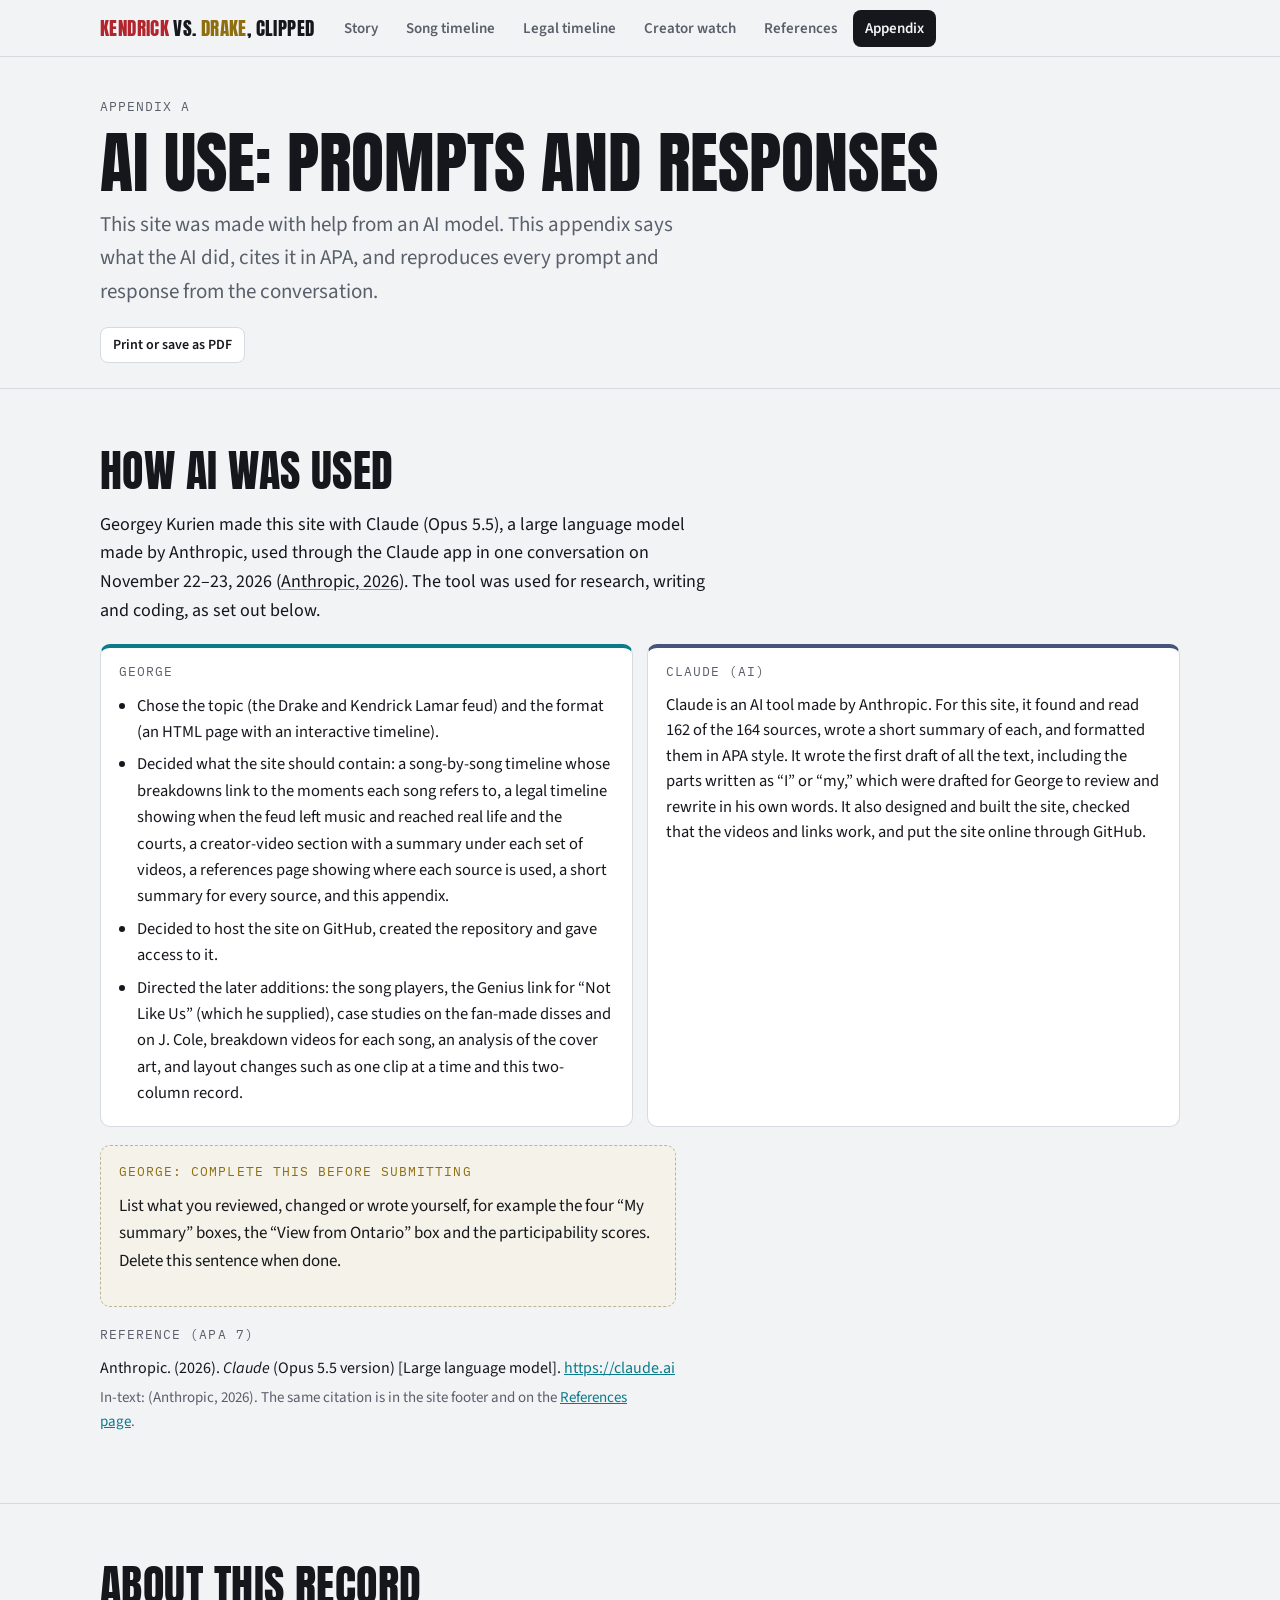
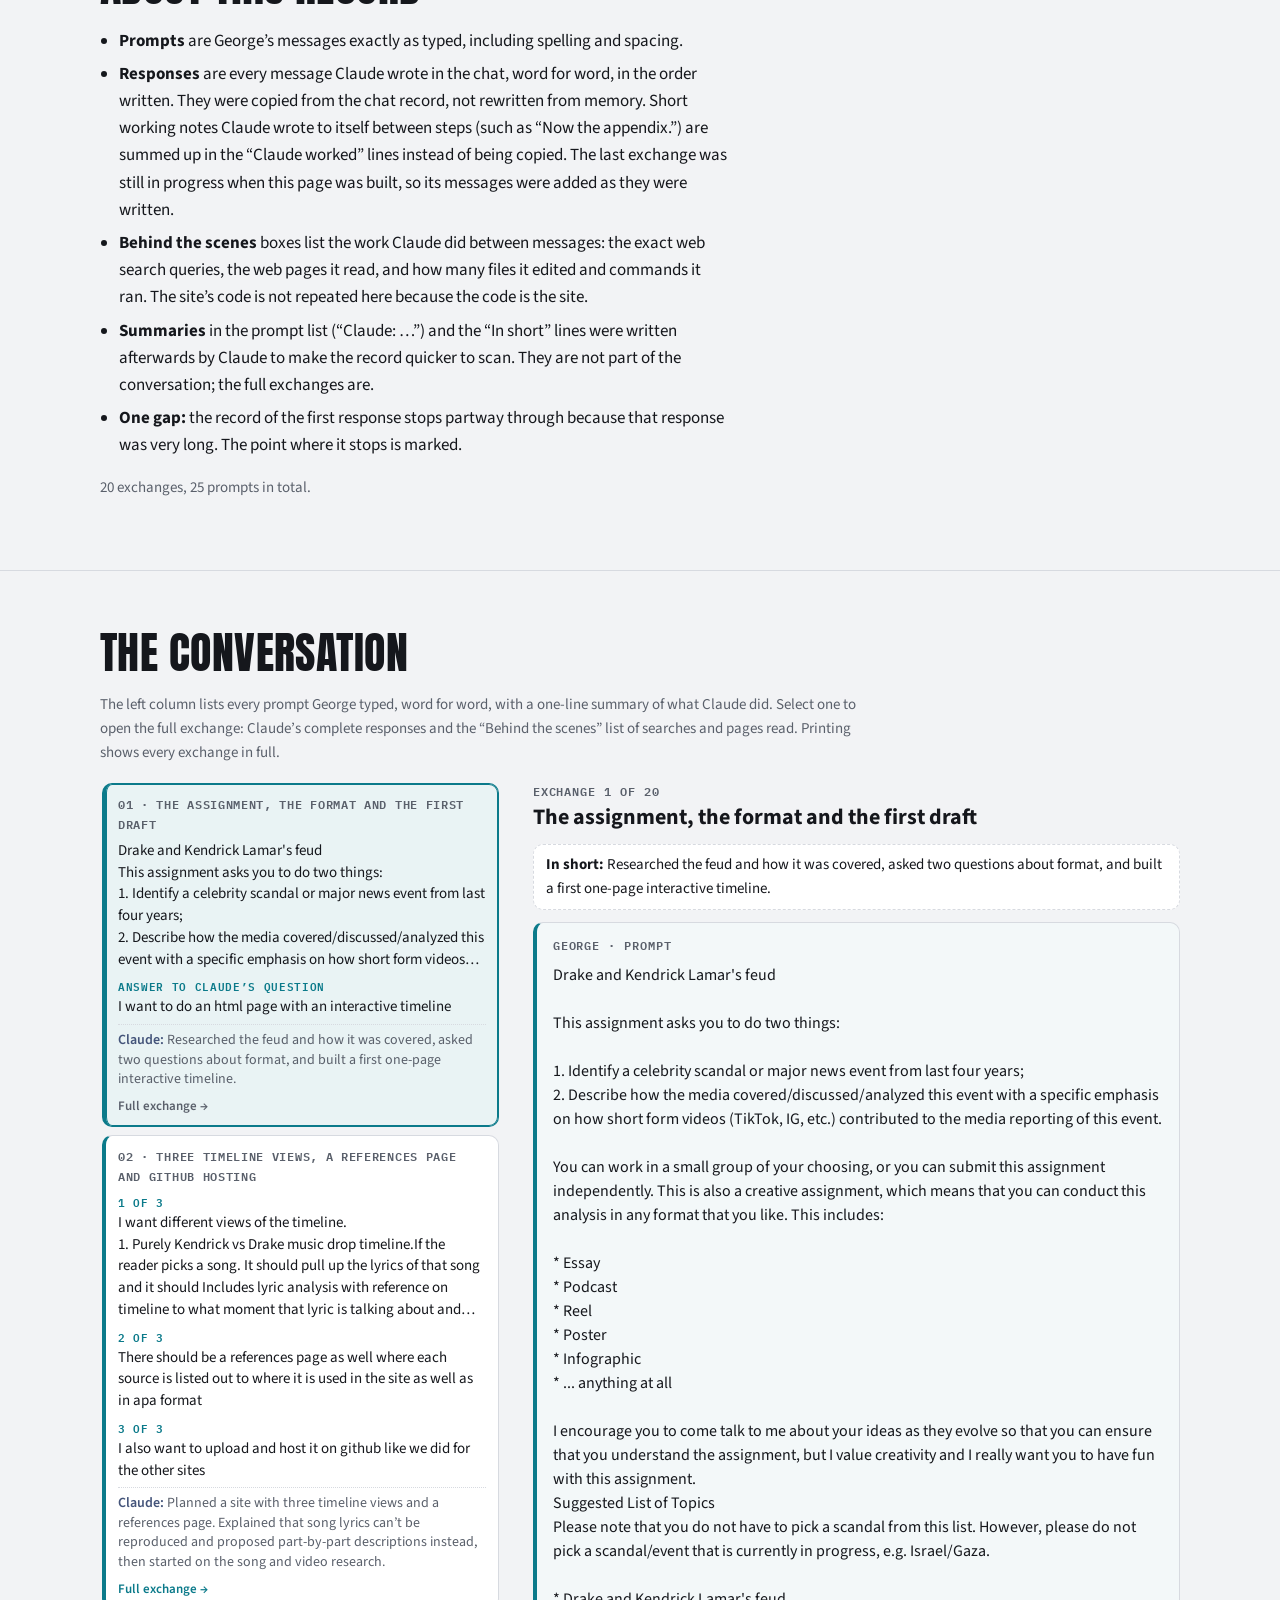
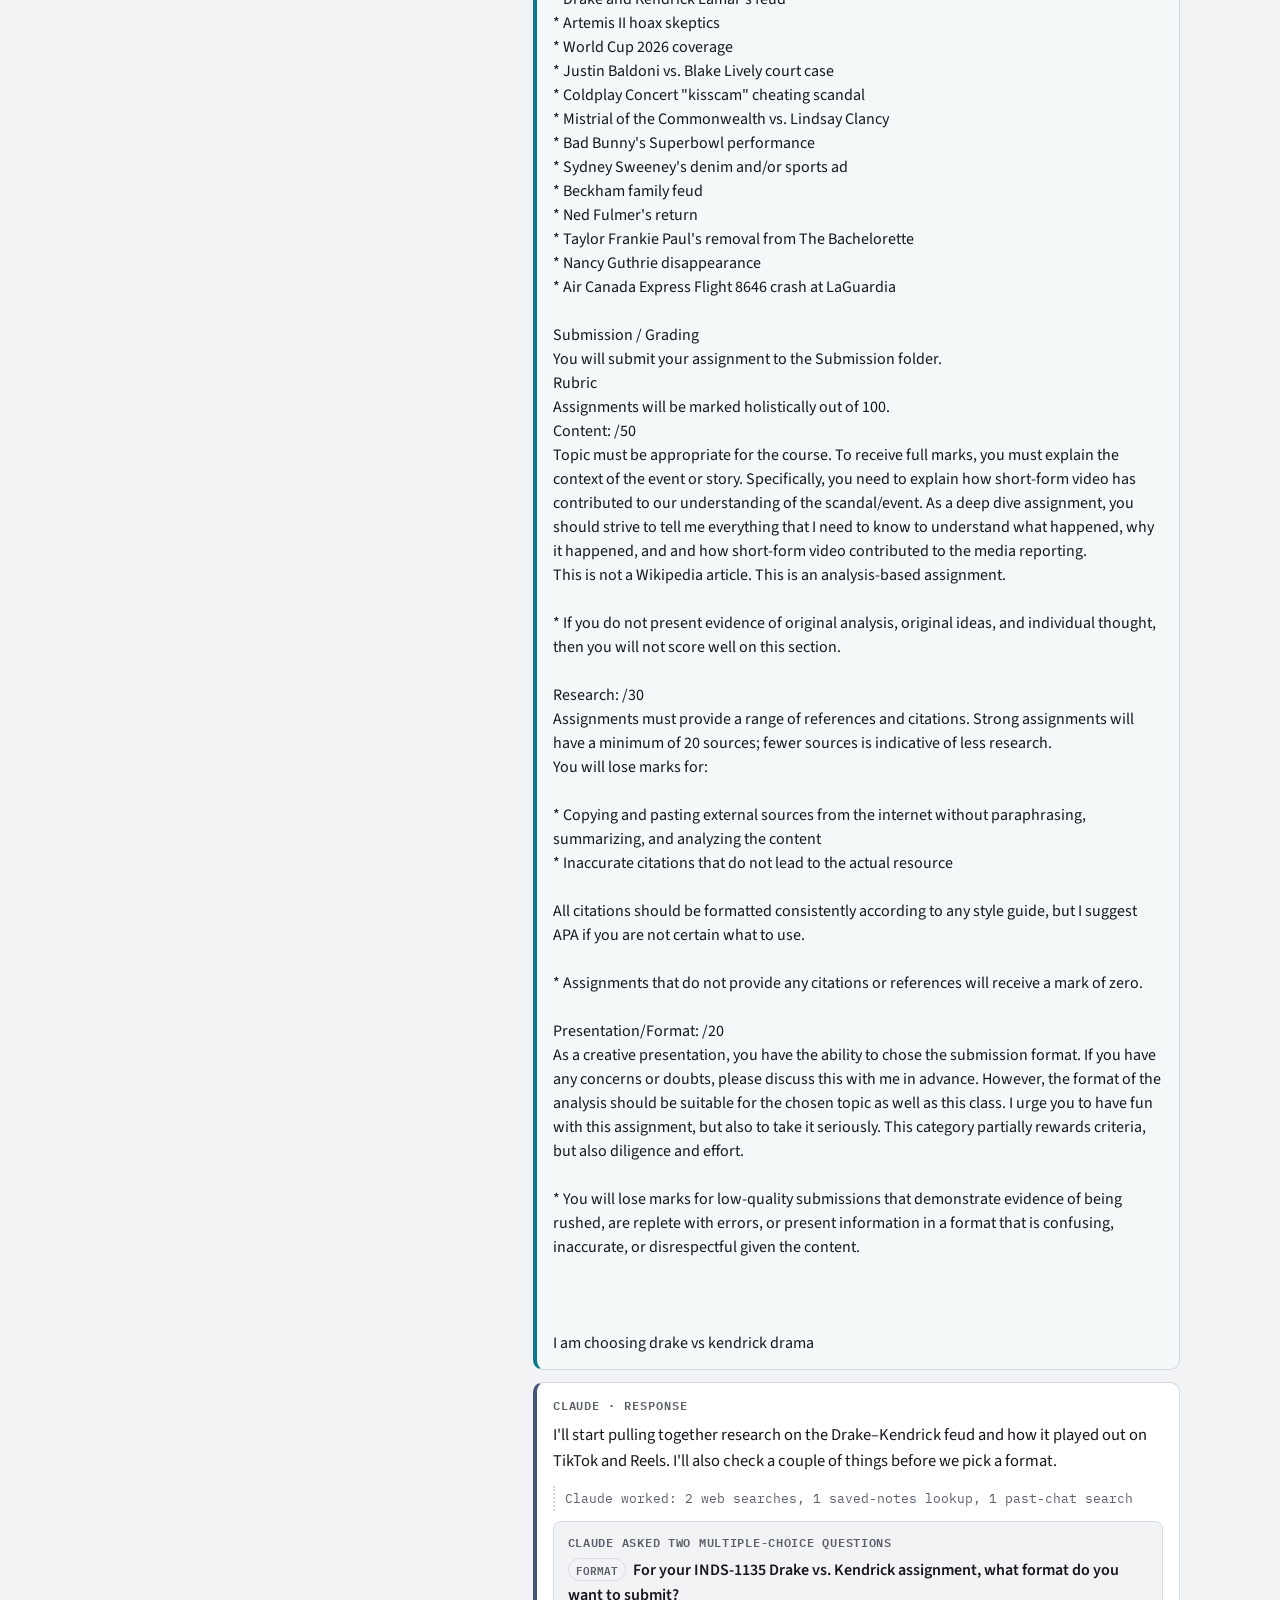
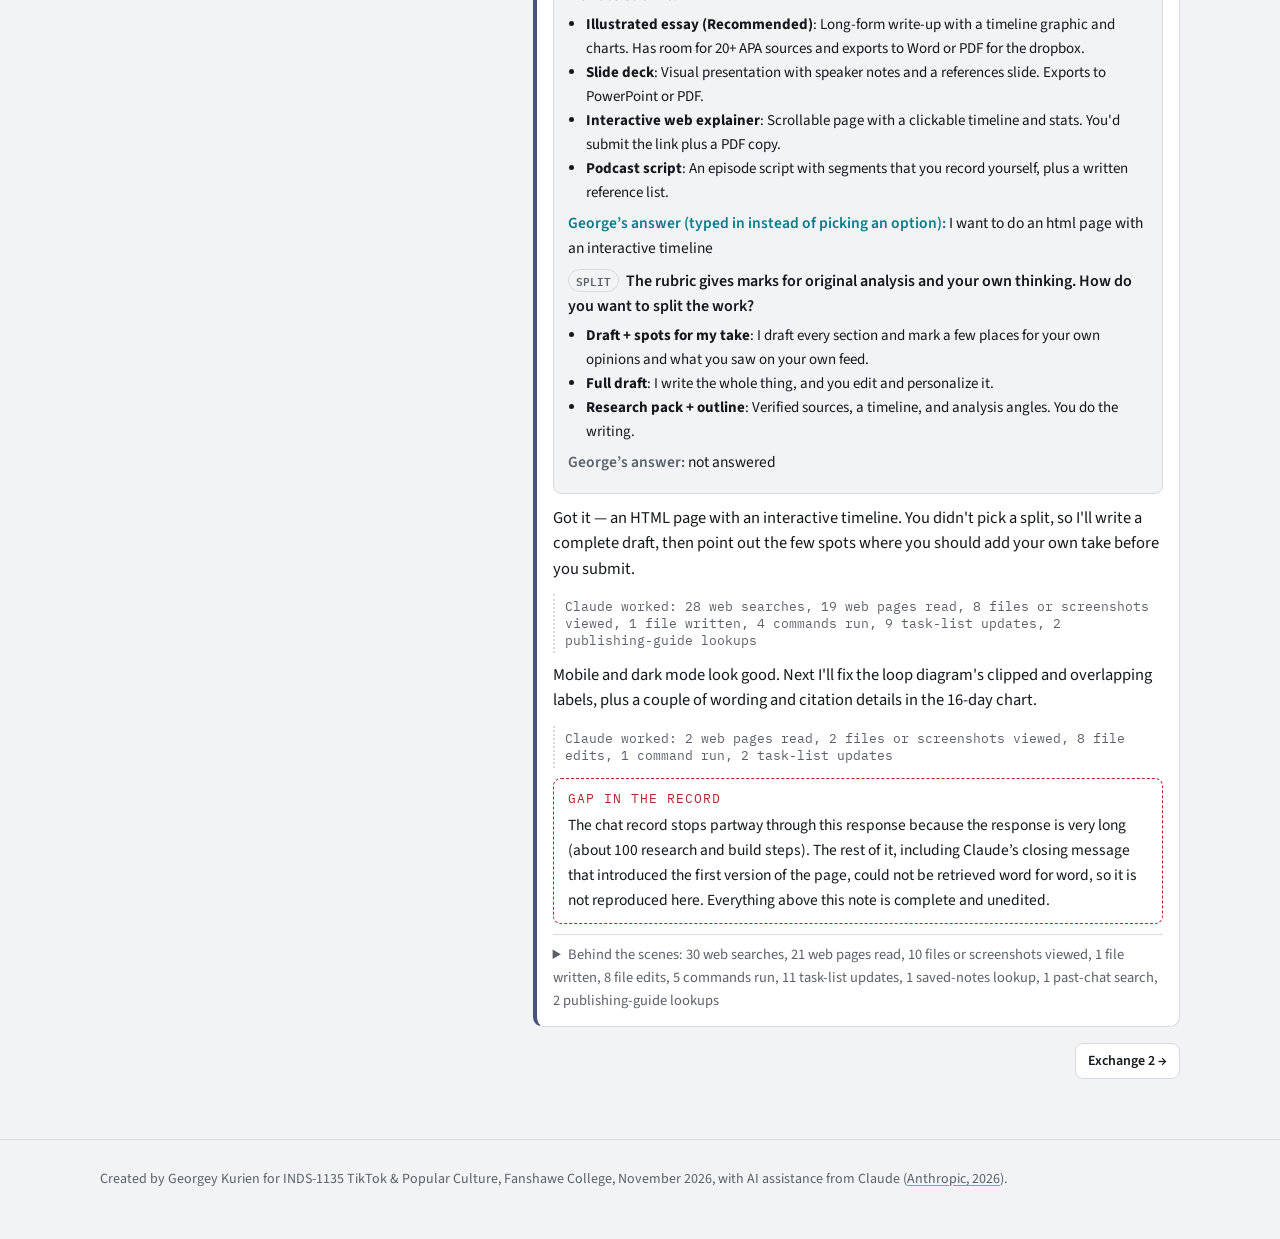
<file: appendix.html>
<!DOCTYPE html>
<html lang="en">
<head>
<meta charset="utf-8">
<meta name="viewport" content="width=device-width, initial-scale=1">
<title>Appendix: AI use · Kendrick vs. Drake, Clipped</title>
<link rel="preconnect" href="https://fonts.googleapis.com">
<link rel="preconnect" href="https://fonts.gstatic.com" crossorigin>
<link href="https://fonts.googleapis.com/css2?family=Anton&family=IBM+Plex+Mono:wght@400;600&family=Source+Sans+3:ital,wght@0,400;0,600;0,700;1,400&display=swap" rel="stylesheet">
<link rel="stylesheet" href="assets/site.css?v=20261123k">
</head>
<body class="appendix">
<!-- generated by tools/build_appendix.py from the chat record; edit the script, not this file -->
<header class="sitehead">
  <div class="wrap">
    <a class="brand" href="index.html#story"><span class="k">Kendrick</span> vs. <span class="d">Drake</span>, Clipped</a>
    <nav class="tabs" aria-label="Views">
      <a href="index.html#story">Story</a>
      <a href="index.html#songs">Song timeline</a>
      <a href="index.html#legal">Legal timeline</a>
      <a href="index.html#creators">Creator watch</a>
      <a href="references.html">References</a>
      <a href="appendix.html" aria-current="page">Appendix</a>
    </nav>
  </div>
</header>
<main>
<section class="viewhead">
  <div class="wrap">
    <p class="eyebrow">Appendix A</p>
    <h1>AI use: prompts and responses</h1>
    <p class="lede">This site was made with help from an AI model. This appendix says what the AI did, cites it in APA, and reproduces every prompt and response from the conversation.</p>
    <p class="noprint"><button class="btn" type="button" onclick="window.print()">Print or save as PDF</button></p>
  </div>
</section>

<section id="ai-statement" data-loc="Appendix: AI use statement">
  <div class="wrap">
    <h2>How AI was used</h2>
    <div class="prose">
      <p>Georgey Kurien made this site with Claude (Opus 5.5), a large language model made by Anthropic, used through the Claude app in one conversation on November 22–23, 2026 <span data-cite="anthropic2026">(Anthropic, 2026)</span>. The tool was used for research, writing and coding, as set out below.</p>
    </div>
    <div class="aiwho">
      <div class="aicol g">
        <p class="eyebrow">George</p>
        <ul>
          <li>Chose the topic (the Drake and Kendrick Lamar feud) and the format (an HTML page with an interactive timeline).</li>
          <li>Decided what the site should contain: a song-by-song timeline whose breakdowns link to the moments each song refers to, a legal timeline showing when the feud left music and reached real life and the courts, a creator-video section with a summary under each set of videos, a references page showing where each source is used, a short summary for every source, and this appendix.</li>
          <li>Decided to host the site on GitHub, created the repository and gave access to it.</li>
          <li>Directed the later additions: the song players, the Genius link for “Not Like Us” (which he supplied), case studies on the fan-made disses and on J. Cole, breakdown videos for each song, an analysis of the cover art, and layout changes such as one clip at a time and this two-column record.</li>
        </ul>
      </div>
      <div class="aicol c">
        <p class="eyebrow">Claude (AI)</p>
        <p class="aisum">Claude is an AI tool made by Anthropic. For this site, it found and read 162 of the 164 sources, wrote a short summary of each, and formatted them in APA style. It wrote the first draft of all the text, including the parts written as “I” or “my,” which were drafted for George to review and rewrite in his own words. It also designed and built the site, checked that the videos and links work, and put the site online through GitHub.</p>
      </div>
    </div>
    <div class="local todo" id="ai-george" data-loc="Appendix: George’s own contribution">
      <p class="eyebrow">George: complete this before submitting</p>
      <p>List what you reviewed, changed or wrote yourself, for example the four “My summary” boxes, the “View from Ontario” box and the participability scores. Delete this sentence when done.</p>
    </div>
    <div class="aicite">
      <p class="eyebrow">Reference (APA 7)</p>
      <p class="apa"><span data-apa="anthropic2026">Anthropic. (2026). <i>Claude</i> (Opus 5.5 version) [Large language model].</span> <a href="https://claude.ai" target="_blank" rel="noopener">https://claude.ai</a></p>
      <p class="method">In-text: (Anthropic, 2026). The same citation is in the site footer and on the <a href="references.html#r-anthropic2026">References page</a>.</p>
    </div>
  </div>
</section>

<section id="ai-record" data-loc="Appendix: about this record">
  <div class="wrap"><div class="prose">
    <h2>About this record</h2>
    <ul class="recnotes">
      <li><b>Prompts</b> are George’s messages exactly as typed, including spelling and spacing.</li>
      <li><b>Responses</b> are every message Claude wrote in the chat, word for word, in the order written. They were copied from the chat record, not rewritten from memory. Short working notes Claude wrote to itself between steps (such as “Now the appendix.”) are summed up in the “Claude worked” lines instead of being copied. The last exchange was still in progress when this page was built, so its messages were added as they were written.</li>
      <li><b>Behind the scenes</b> boxes list the work Claude did between messages: the exact web search queries, the web pages it read, and how many files it edited and commands it ran. The site’s code is not repeated here because the code is the site.</li>
      <li><b>Summaries</b> in the prompt list (“Claude: …”) and the “In short” lines were written afterwards by Claude to make the record quicker to scan. They are not part of the conversation; the full exchanges are.</li>
      <li><b>One gap:</b> the record of the first response stops partway through because that response was very long. The point where it stops is marked.</li>
    </ul>
    <p class="method">20 exchanges, 25 prompts in total.</p>
  </div></div>
</section>

<section id="transcript">
  <div class="wrap">
    <h2>The conversation</h2>
    <p class="method convohow">The left column lists every prompt George typed, word for word, with a one-line summary of what Claude did. Select one to open the full exchange: Claude’s complete responses and the “Behind the scenes” list of searches and pages read. Printing shows every exchange in full.</p>
    <div class="convo">
      <nav class="plist" aria-label="Prompts"><ol><li><button type="button" class="pbtn" aria-expanded="false" aria-controls="ex-1" data-ex="ex-1"><span class="pnum">01 · The assignment, the format and the first draft</span><span class="pq">Drake and Kendrick Lamar&#x27;s feud
This assignment asks you to do two things:
1. Identify a celebrity scandal or major news event from last four years;
2. Describe how the media covered/discussed/analyzed this event with a specific emphasis on how short form videos (TikTok, IG, etc.) contributed to the media reporting …</span><span class="pq"><span class="pql">Answer to Claude’s question</span>I want to do an html page with an interactive timeline</span><span class="pdid"><b>Claude:</b> Researched the feud and how it was covered, asked two questions about format, and built a first one-page interactive timeline.</span><span class="pmore" aria-hidden="true">Full exchange <span class="arr">→</span></span></button></li>
<li><button type="button" class="pbtn" aria-expanded="false" aria-controls="ex-2" data-ex="ex-2"><span class="pnum">02 · Three timeline views, a references page and GitHub hosting</span><span class="pq"><span class="pql">1 of 3</span>I want different views of the timeline.
1. Purely Kendrick vs Drake music drop timeline.If the reader picks a song. It should pull up the lyrics of that song and it should Includes lyric analysis with reference on timeline to what moment that lyric is talking about and when it happen on a different timeline view.
2. Legal view to show when the fight exited the music scene and influenced real life and litigation.
Also, I want to do an area where other creators making content about the fight during different parts of the beef and I want a section below each collection of videos where I summarize what is happening</span><span class="pq"><span class="pql">2 of 3</span>There should be a references page as well where each source is listed out to where it is used in the site as well as in apa format</span><span class="pq"><span class="pql">3 of 3</span>I also want to upload and host it on github like we did for the other sites</span><span class="pdid"><b>Claude:</b> Planned a site with three timeline views and a references page. Explained that song lyrics can’t be reproduced and proposed part-by-part descriptions instead, then started on the song and video research.</span><span class="pmore" aria-hidden="true">Full exchange <span class="arr">→</span></span></button></li>
<li><button type="button" class="pbtn" aria-expanded="false" aria-controls="ex-3" data-ex="ex-3"><span class="pnum">03 · Does moving to GitHub limit the plan?</span><span class="pq">does switching to the github repo limit the scope you were planning?</span><span class="pdid"><b>Claude:</b> Explained that GitHub hosting doesn’t shrink the plan and makes video embeds possible.</span><span class="pmore" aria-hidden="true">Full exchange <span class="arr">→</span></span></button></li>
<li><button type="button" class="pbtn" aria-expanded="false" aria-controls="ex-4" data-ex="ex-4"><span class="pnum">04 · Keep building; TikToks to come</span><span class="pq">keep working but I may ask you to add more videos from my library as well. I think I have a couple videos from tiktok I want you to add</span><span class="pdid"><b>Claude:</b> Built the full site, checked who posted each video, and asked George to give it access to his GitHub repository.</span><span class="pmore" aria-hidden="true">Full exchange <span class="arr">→</span></span></button></li>
<li><button type="button" class="pbtn" aria-expanded="false" aria-controls="ex-5" data-ex="ex-5"><span class="pnum">05 · GitHub access granted</span><span class="pq">its done</span><span class="pdid"><b>Claude:</b> Uploaded the site to GitHub and gave the steps to switch on GitHub Pages.</span><span class="pmore" aria-hidden="true">Full exchange <span class="arr">→</span></span></button></li>
<li><button type="button" class="pbtn" aria-expanded="false" aria-controls="ex-6" data-ex="ex-6"><span class="pnum">06 · Reference summaries and this appendix</span><span class="pq">For each of the references we used we need to create a short summary.</span><span class="pq"><span class="pql">Sent while Claude was working</span>Also there needs to be an appendix. The teacher noted within the Submission / Grading section. &quot;You will submit your assignment to the Submission folder. AI use is permitted only if properly cited and attributed, including full prompt question and response (attach as Appendix). You will receive an automatic grade of zero if you do not cite your sources.&quot;</span><span class="pdid"><b>Claude:</b> Wrote a short summary for each of the 84 sources, built this appendix with an AI-use statement and APA citation, and fixed the site footer.</span><span class="pmore" aria-hidden="true">Full exchange <span class="arr">→</span></span></button></li>
<li><button type="button" class="pbtn" aria-expanded="false" aria-controls="ex-7" data-ex="ex-7"><span class="pnum">07 · Where George can add his own thinking</span><span class="pq">I would like to write my personal thoughts for the impacts of short form content. The space on the front page where it says my argument. Where else can I give my input?</span><span class="pdid"><b>Claude:</b> Listed the seven places on the site that give an opinion, all drafted in George’s voice for him to rewrite.</span><span class="pmore" aria-hidden="true">Full exchange <span class="arr">→</span></span></button></li>
<li><button type="button" class="pbtn" aria-expanded="false" aria-controls="ex-8" data-ex="ex-8"><span class="pnum">08 · Song players, clickable phrases and the new title</span><span class="pq">For each song. I wanted the actual lyrics listed out and a way to play each song. Then within the lyrics, I want hyperlinks on important phrases or words that point to the overall timeline that it references.</span><span class="pq"><span class="pql">Sent while Claude was working</span>also I want the site title changed from drake vs kendrick to the other way around.</span><span class="pdid"><b>Claude:</b> Declined to post the lyrics (copyright). Added official players for 8 songs, 28 clickable phrases that jump to the timelines, support for “hear this line” buttons, and the new title.</span><span class="pmore" aria-hidden="true">Full exchange <span class="arr">→</span></span></button></li>
<li><button type="button" class="pbtn" aria-expanded="false" aria-controls="ex-9" data-ex="ex-9"><span class="pnum">09 · Lyric excerpts</span><span class="pq">How about key excerpts of the lyrics from each song?</span><span class="pdid"><b>Claude:</b> Declined lyric excerpts as well, and offered “hear this line” buttons and Genius links instead.</span><span class="pmore" aria-hidden="true">Full exchange <span class="arr">→</span></span></button></li>
<li><button type="button" class="pbtn" aria-expanded="false" aria-controls="ex-10" data-ex="ex-10"><span class="pnum">10 · Screenshots of Genius pages</span><span class="pq">could you use a screenshot of the genius page and add them as a reference?</span><span class="pdid"><b>Claude:</b> Declined screenshots of Genius pages. The search tool refused Genius searches, so Claude asked George for the links.</span><span class="pmore" aria-hidden="true">Full exchange <span class="arr">→</span></span></button></li>
<li><button type="button" class="pbtn" aria-expanded="false" aria-controls="ex-11" data-ex="ex-11"><span class="pnum">11 · Providing the Genius links</span><span class="pq">what if I provide the link?</span><span class="pdid"><b>Claude:</b> Confirmed that Genius links George sends can be added as references (links only, no lyrics or screenshots).</span><span class="pmore" aria-hidden="true">Full exchange <span class="arr">→</span></span></button></li>
<li><button type="button" class="pbtn" aria-expanded="false" aria-controls="ex-12" data-ex="ex-12"><span class="pnum">12 · Genius link for “Not Like Us”</span><span class="pq">https://genius.com/Kendrick-lamar-not-like-us-lyrics</span><span class="pdid"><b>Claude:</b> Added the Genius page for “Not Like Us” as a reference and pointed the song’s button to it.</span><span class="pmore" aria-hidden="true">Full exchange <span class="arr">→</span></span></button></li>
<li><button type="button" class="pbtn" aria-expanded="false" aria-controls="ex-13" data-ex="ex-13"><span class="pnum">13 · The fan-made disses over Metro Boomin’s beat</span><span class="pq">You are skipping over how thousands of people made their own disses against drake using metro&#x27;s beats</span><span class="pdid"><b>Claude:</b> Researched the wave of fan-made disses over Metro Boomin’s “BBL Drizzy” beat and added a Story case study and a Creator watch set (19 new sources).</span><span class="pmore" aria-hidden="true">Full exchange <span class="arr">→</span></span></button></li>
<li><button type="button" class="pbtn" aria-expanded="false" aria-controls="ex-14" data-ex="ex-14"><span class="pnum">14 · J. Cole’s exit and how people saw it</span><span class="pq">I also want to show J cole&#x27;s involvement, how he stepped out after Kendrick told him to. Also, I want to show people&#x27;s perception of how he escaped and lived happily</span><span class="pdid"><b>Claude:</b> Researched J. Cole’s exit. Found no record that Kendrick told him to step out, so added a fact-check box, a Story case study and a Creator watch set (20 new sources).</span><span class="pmore" aria-hidden="true">Full exchange <span class="arr">→</span></span></button></li>
<li><button type="button" class="pbtn" aria-expanded="false" aria-controls="ex-15" data-ex="ex-15"><span class="pnum">15 · One clip at a time, a pinned menu and this two-column appendix</span><span class="pq">For the clips section, I want the video to be seen one at a time. Also, the front page is too long and difficult to navigate. I need you to allow the navigation row to scroll along with the user so that they can jump to different sections as they need to. Also, the appendix is too long and difficult to go through. Have one section on the left that is just my prompts, and a condensed version of what claude did. This way, it is easier to go through. Then, if more detail is required it can be opened up.</span><span class="pdid"><b>Claude:</b> Made Creator watch show one clip at a time, pinned the section menu to the top of the page, and rebuilt this appendix as a prompt list that opens into the full record.</span><span class="pmore" aria-hidden="true">Full exchange <span class="arr">→</span></span></button></li>
<li><button type="button" class="pbtn" aria-expanded="false" aria-controls="ex-16" data-ex="ex-16"><span class="pnum">16 · What Claude did, in one paragraph</span><span class="pq">Summarize what claude did down to one small paragraph. Something easily legible for an average reader.</span><span class="pdid"><b>Claude:</b> Condensed what Claude did into one short paragraph and put it in the “Claude (AI)” box at the top of this appendix.</span><span class="pmore" aria-hidden="true">Full exchange <span class="arr">→</span></span></button></li>
<li><button type="button" class="pbtn" aria-expanded="false" aria-controls="ex-17" data-ex="ex-17"><span class="pnum">17 · Video previews and official cover art</span><span class="pq">in the creator watch section. I want to be able to see a preview of the other videos instead of a number list above to choose from. Also for the songs timeline, include the cover art of their albums and singles to showcase the art</span><span class="pdid"><b>Claude:</b> Replaced the numbered clip buttons with a row of video previews, and added each song’s official cover art through Spotify’s player, with sourced notes on the art (11 new sources).</span><span class="pmore" aria-hidden="true">Full exchange <span class="arr">→</span></span></button></li>
<li><button type="button" class="pbtn" aria-expanded="false" aria-controls="ex-18" data-ex="ex-18"><span class="pnum">18 · Breakdown videos for each song</span><span class="pq">is it possible to reference a youtube video that is breaking down the references of each song?</span><span class="pdid"><b>Claude:</b> Found a breakdown video for each song on the commentators’ own channels, added it to the bottom of each song panel with a button that jumps to it, and cited each one (9 new sources).</span><span class="pmore" aria-hidden="true">Full exchange <span class="arr">→</span></span></button></li>
<li><button type="button" class="pbtn" aria-expanded="false" aria-controls="ex-19" data-ex="ex-19"><span class="pnum">19 · Cover art, decoded</span><span class="pq">I know that the van on the cover of the family matters single is somehow related to kendrick and that crushing it means something. I want you to have an area where you analyze the covers. Because I know that one of kendricks covers is picture from drakes house with items implicating him</span><span class="pdid"><b>Claude:</b> Added a “Cover art, decoded” section analyzing every diss cover, corrected two details (the van is in the “Family Matters” video, and the origin of the “Meet the Grahams” items was never proven), and added 11 sources.</span><span class="pmore" aria-hidden="true">Full exchange <span class="arr">→</span></span></button></li>
<li><button type="button" class="pbtn" aria-expanded="false" aria-controls="ex-20" data-ex="ex-20"><span class="pnum">20 · Questions for George’s own input</span><span class="pq">Give me a word doc that asks questions where I can give my genuine input. I will upload it back and you can take my responses and I want you to create a new section where it says Georgey&#x27;s Personal Input. Anywhere where it says that it is my input. I want to swap it with what I write. Areas like the front page where it says &quot;my argument&quot;. Before you do so, I&#x27;d like you to list out what you have written in each spot.</span><span class="pdid"><b>Claude:</b> Listed the 22 places where the site speaks for George, with the drafted text of each, and made a Word questionnaire for him to fill in with his own answers.</span><span class="pmore" aria-hidden="true">Full exchange <span class="arr">→</span></span></button></li></ol></nav>
      <div class="detail"><article class="ex" id="ex-1" data-loc="Appendix: exchange 1" tabindex="-1">
<h3><span class="exn">Exchange 1 of 20</span> The assignment, the format and the first draft</h3>
<div class="exsum noprint"><b>In short:</b> Researched the feud and how it was covered, asked two questions about format, and built a first one-page interactive timeline.</div>
<div class="msg user"><p class="who">George · prompt</p><div class="pre">Drake and Kendrick Lamar&#x27;s feud

This assignment asks you to do two things:

1. Identify a celebrity scandal or major news event from last four years;
2. Describe how the media covered/discussed/analyzed this event with a specific emphasis on how short form videos (TikTok, IG, etc.) contributed to the media reporting of this event.

You can work in a small group of your choosing, or you can submit this assignment independently. This is also a creative assignment, which means that you can conduct this analysis in any format that you like. This includes:

* Essay
* Podcast
* Reel
* Poster
* Infographic
* ... anything at all

I encourage you to come talk to me about your ideas as they evolve so that you can ensure that you understand the assignment, but I value creativity and I really want you to have fun with this assignment.
Suggested List of Topics
Please note that you do not have to pick a scandal from this list. However, please do not pick a scandal/event that is currently in progress, e.g. Israel/Gaza.

* Drake and Kendrick Lamar&#x27;s feud
* Artemis II hoax skeptics
* World Cup 2026 coverage
* Justin Baldoni vs. Blake Lively court case
* Coldplay Concert &quot;kisscam&quot; cheating scandal
* Mistrial of the Commonwealth vs. Lindsay Clancy
* Bad Bunny&#x27;s Superbowl performance
* Sydney Sweeney&#x27;s denim and/or sports ad
* Beckham family feud
* Ned Fulmer&#x27;s return
* Taylor Frankie Paul&#x27;s removal from The Bachelorette
* Nancy Guthrie disappearance
* Air Canada Express Flight 8646 crash at LaGuardia

Submission / Grading
You will submit your assignment to the Submission folder.
Rubric
Assignments will be marked holistically out of 100.
Content: /50
Topic must be appropriate for the course. To receive full marks, you must explain the context of the event or story. Specifically, you need to explain how short-form video has contributed to our understanding of the scandal/event. As a deep dive assignment, you should strive to tell me everything that I need to know to understand what happened, why it happened, and and how short-form video contributed to the media reporting.
This is not a Wikipedia article. This is an analysis-based assignment.

* If you do not present evidence of original analysis, original ideas, and individual thought, then you will not score well on this section.

Research: /30
Assignments must provide a range of references and citations. Strong assignments will have a minimum of 20 sources; fewer sources is indicative of less research.
You will lose marks for:

* Copying and pasting external sources from the internet without paraphrasing, summarizing, and analyzing the content
* Inaccurate citations that do not lead to the actual resource

All citations should be formatted consistently according to any style guide, but I suggest APA if you are not certain what to use.

* Assignments that do not provide any citations or references will receive a mark of zero.

Presentation/Format: /20
As a creative presentation, you have the ability to chose the submission format. If you have any concerns or doubts, please discuss this with me in advance. However, the format of the analysis should be suitable for the chosen topic as well as this class. I urge you to have fun with this assignment, but also to take it seriously. This category partially rewards criteria, but also diligence and effort.

* You will lose marks for low-quality submissions that demonstrate evidence of being rushed, are replete with errors, or present information in a format that is confusing, inaccurate, or disrespectful given the content.



I am choosing drake vs kendrick drama</div></div><div class="msg ai"><p class="who">Claude · response</p><div class="md"><p>I'll start pulling together research on the Drake–Kendrick feud and how it played out on TikTok and Reels. I'll also check a couple of things before we pick a format.</p></div>
<p class="steps">Claude worked: 2 web searches, 1 saved-notes lookup, 1 past-chat search</p>
<div class="ask"><p class="ah">Claude asked two multiple-choice questions</p>
<div class="aq"><p class="qq"><span class="qh">Format</span> For your INDS-1135 Drake vs. Kendrick assignment, what format do you want to submit?</p><ul>
<li><b>Illustrated essay (Recommended)</b>: Long-form write-up with a timeline graphic and charts. Has room for 20+ APA sources and exports to Word or PDF for the dropbox.</li>
<li><b>Slide deck</b>: Visual presentation with speaker notes and a references slide. Exports to PowerPoint or PDF.</li>
<li><b>Interactive web explainer</b>: Scrollable page with a clickable timeline and stats. You&#x27;d submit the link plus a PDF copy.</li>
<li><b>Podcast script</b>: An episode script with segments that you record yourself, plus a written reference list.</li>
</ul>
<p class="qa"><span>George’s answer (typed in instead of picking an option):</span> I want to do an html page with an interactive timeline</p>
</div>
<div class="aq"><p class="qq"><span class="qh">Split</span> The rubric gives marks for original analysis and your own thinking. How do you want to split the work?</p><ul>
<li><b>Draft + spots for my take</b>: I draft every section and mark a few places for your own opinions and what you saw on your own feed.</li>
<li><b>Full draft</b>: I write the whole thing, and you edit and personalize it.</li>
<li><b>Research pack + outline</b>: Verified sources, a timeline, and analysis angles. You do the writing.</li>
</ul>
<p class="qa none"><span>George’s answer:</span> not answered</p>
</div>
</div>
<div class="md"><p>Got it — an HTML page with an interactive timeline. You didn't pick a split, so I'll write a complete draft, then point out the few spots where you should add your own take before you submit.</p></div>
<p class="steps">Claude worked: 28 web searches, 19 web pages read, 8 files or screenshots viewed, 1 file written, 4 commands run, 9 task-list updates, 2 publishing-guide lookups</p>
<div class="md"><p>Mobile and dark mode look good. Next I'll fix the loop diagram's clipped and overlapping labels, plus a couple of wording and citation details in the 16-day chart.</p></div>
<p class="steps">Claude worked: 2 web pages read, 2 files or screenshots viewed, 8 file edits, 1 command run, 2 task-list updates</p><div class="gap"><p class="eyebrow">Gap in the record</p><p>The chat record stops partway through this response because the response is very long (about 100 research and build steps). The rest of it, including Claude’s closing message that introduced the first version of the page, could not be retrieved word for word, so it is not reproduced here. Everything above this note is complete and unedited.</p></div><details class="tools"><summary>Behind the scenes: 30 web searches, 21 web pages read, 10 files or screenshots viewed, 1 file written, 8 file edits, 5 commands run, 11 task-list updates, 1 saved-notes lookup, 1 past-chat search, 2 publishing-guide lookups</summary>
<p class="tnote">The record of this response is incomplete (see the gap note above), so these lists only cover the part that was retrieved.</p>
<p class="th">Web searches (exact queries)</p><ol>
<li><code>Drake UMG defamation appeal Second Circuit Not Like Us</code></li>
<li><code>&quot;Not Like Us&quot; TikTok viral trend analysis short-form video</code></li>
<li><code>Second Circuit ruling Drake UMG appeal decision</code></li>
<li><code>BBL Drizzy AI song King Willonius Metro Boomin Udio</code></li>
<li><code>&quot;Not Like Us&quot; TikTok &quot;A minor&quot; chant trend schools</code></li>
<li><code>Kendrick Lamar Pop Out concert Juneteenth &quot;Not Like Us&quot; five times</code></li>
<li><code>Billboard Drake appeal oral arguments December 4 Second Circuit UMG</code></li>
<li><code>Kendrick Lamar Super Bowl halftime 133.5 million most-watched</code></li>
<li><code>Drake petition UMG Spotify bots iHeartRadio November 2024</code></li>
<li><code>Taylor Made Freestyle AI Tupac estate cease and desist Drake removes</code></li>
<li><code>Judge Vargas dismisses Drake lawsuit &quot;Not Like Us&quot; opinion rap battle reasonable listener October 2025</code></li>
<li><code>&quot;Not Like Us&quot; debuts No. 1 Billboard Hot 100 May 2024</code></li>
<li><code>Drake Kendrick feud timeline Like That First Person Shooter Push Ups Euphoria Family Matters Meet the Grahams</code></li>
<li><code>Kai Cenat Adin Ross Akademiks streamers react Drake Kendrick beef Twitch clips</code></li>
<li><code>Drake lawsuit UMG complaint cover art aerial image home sex offender markers owl music video harassment</code></li>
<li><code>Pew Research news influencers TikTok share of adults regularly get news on TikTok 2025</code></li>
<li><code>&quot;Not Like Us&quot; TikTok videos created sound million Year on TikTok 2024</code></li>
<li><code>Super Bowl halftime Kendrick Serena Williams crip walk viral clips social media views &quot;A minor&quot;</code></li>
<li><code>Drake Iceman album release 2026 first week</code></li>
<li><code>&quot;Not Like Us&quot; music video July 4 record views 24 hours YouTube</code></li>
<li><code>Democratic National Convention roll call &quot;Not Like Us&quot; DJ Cassidy California</code></li>
<li><code>Drake Kendrick Lamar beef memes social media era analysis how internet decided winner</code></li>
<li><code>TikTok explainers lyric breakdown videos Drake Kendrick feud fans decode references</code></li>
<li><code>Zulli &quot;Extending the Internet meme&quot; technological mimesis imitation publics TikTok New Media &amp; Society</code></li>
<li><code>Drake &quot;The Heart Part 6&quot; claims fed Kendrick false information daughter May 5 2024</code></li>
<li><code>Los Angeles Times Kendrick Drake beef Twitter Genius TikTok explainers 13 million views</code></li>
<li><code>Kendrick Lamar GNX surprise album release November 22 2024 Drake</code></li>
<li><code>&quot;How the rap media covered the beef&quot; Kendrick Lamar Drake</code></li>
<li><code>&quot;cannot vary based upon the popularity&quot; Vargas Drake opinion</code></li>
<li><code>Drake UMG ruling Vargas bots allegations &quot;internet&quot; speculation fan reports deceptive practices claim dismissed</code></li>
</ol>
<p class="th">Web pages read</p><ol>
<li><a href="https://www.pcgamer.com/games/streamers-including-kai-cenat-named-in-drakes-umg-lawsuit-for-their-reaction-videos-instantly-respond-with-reaction-videos-the-biggest-ls-come-from-not-knowing-how-to-take-an-l" target="_blank" rel="noopener">https://www.pcgamer.com/games/streamers-including-kai-cenat-named-in-drakes-umg-lawsuit-for-their-reaction-videos-instantly-respond-with-reaction-videos-the-biggest-ls-come-from-not-knowing-how-to-take-an-l</a></li>
<li><a href="https://ca.news.yahoo.com/kendrick-drake-feud-shows-technology-225045006.html" target="_blank" rel="noopener">https://ca.news.yahoo.com/kendrick-drake-feud-shows-technology-225045006.html</a></li>
<li><a href="https://ca.finance.yahoo.com/news/kendrick-drake-feud-shows-technology-225045006.html" target="_blank" rel="noopener">https://ca.finance.yahoo.com/news/kendrick-drake-feud-shows-technology-225045006.html</a></li>
<li><a href="https://www.npr.org/2024/05/08/1249906234/kendrick-lamar-drake-beef-fallout" target="_blank" rel="noopener">https://www.npr.org/2024/05/08/1249906234/kendrick-lamar-drake-beef-fallout</a></li>
<li><a href="https://www.npr.org/2025/01/15/g-s1-42924/drake-umg-defamation-lawsuit-not-like-us" target="_blank" rel="noopener">https://www.npr.org/2025/01/15/g-s1-42924/drake-umg-defamation-lawsuit-not-like-us</a></li>
<li><a href="https://www.npr.org/2024/11/26/nx-s1-5206303/drake-kendrick-lamar-umg-spotify" target="_blank" rel="noopener">https://www.npr.org/2024/11/26/nx-s1-5206303/drake-kendrick-lamar-umg-spotify</a></li>
<li><a href="https://kotaku.com/kendrick-drake-beef-rap-battle-memes-internet-reactions-1851458972" target="_blank" rel="noopener">https://kotaku.com/kendrick-drake-beef-rap-battle-memes-internet-reactions-1851458972</a></li>
<li><a href="https://thedailybeast.com/drake-and-kendrick-lamars-beef-has-dragged-us-all-to-meme-hell" target="_blank" rel="noopener">https://thedailybeast.com/drake-and-kendrick-lamars-beef-has-dragged-us-all-to-meme-hell</a></li>
<li><a href="https://midiaresearch.com/blog/kendrick-vs-drake-is-a-rare-mainstream-moment-and-streaming-is-on-the-sidelines" target="_blank" rel="noopener">https://midiaresearch.com/blog/kendrick-vs-drake-is-a-rare-mainstream-moment-and-streaming-is-on-the-sidelines</a></li>
<li><a href="https://www.rollingstone.com/music/music-news/tupac-estate-drake-remove-taylor-made-freestyle-ai-voice-1235009865/" target="_blank" rel="noopener">https://www.rollingstone.com/music/music-news/tupac-estate-drake-remove-taylor-made-freestyle-ai-voice-1235009865/</a></li>
<li><a href="https://www.aol.com/news/where-kendrick-lamar-drake-155053124.html" target="_blank" rel="noopener">https://www.aol.com/news/where-kendrick-lamar-drake-155053124.html</a></li>
<li><a href="https://fortune.com/2024/06/06/metro-boomin-bbl-drizzy-drake-kendrick-ai-beats-pay/" target="_blank" rel="noopener">https://fortune.com/2024/06/06/metro-boomin-bbl-drizzy-drake-kendrick-ai-beats-pay/</a></li>
<li><a href="https://www.musicbusinessworldwide.com/drake-appeal-against-umg-over-kendrick-lamars-not-like-us-set-for-december-4-hearing/" target="_blank" rel="noopener">https://www.musicbusinessworldwide.com/drake-appeal-against-umg-over-kendrick-lamars-not-like-us-set-for-december-4-hearing/</a></li>
<li><a href="https://news.bgov.com/ip-law/drakes-not-like-us-universal-music-defamation-suit-tossed" target="_blank" rel="noopener">https://news.bgov.com/ip-law/drakes-not-like-us-universal-music-defamation-suit-tossed</a></li>
<li><a href="https://www.abajournal.com/news/article/judge-tosses-drakes-suit-over-kendrick-lamars-rap-song-calling-him-a-certified-pedophile" target="_blank" rel="noopener">https://www.abajournal.com/news/article/judge-tosses-drakes-suit-over-kendrick-lamars-rap-song-calling-him-a-certified-pedophile</a></li>
<li><a href="https://www.nbcnews.com/pop-culture/pop-culture-news/drake-defamation-lawsuit-umg-kendrick-lamar-not-like-us-dismissed-rcna236766" target="_blank" rel="noopener">https://www.nbcnews.com/pop-culture/pop-culture-news/drake-defamation-lawsuit-umg-kendrick-lamar-not-like-us-dismissed-rcna236766</a></li>
<li><a href="https://trending.knowyourmeme.com/editorials/guides/whats-the-say-drake-i-heard-you-like-em-young-meme-kendrick-lamars-smile-at-the-super-bowl-halftime-show-explained" target="_blank" rel="noopener">https://trending.knowyourmeme.com/editorials/guides/whats-the-say-drake-i-heard-you-like-em-young-meme-kendrick-lamars-smile-at-the-super-bowl-halftime-show-explained</a></li>
<li><a href="https://www.revolt.tv/article/kendrick-lamar-not-like-us-plays-during-dnc-speech" target="_blank" rel="noopener">https://www.revolt.tv/article/kendrick-lamar-not-like-us-plays-during-dnc-speech</a></li>
<li><a href="https://www.blackenterprise.com/scholars-agree-against-drake-defamation-suit/" target="_blank" rel="noopener">https://www.blackenterprise.com/scholars-agree-against-drake-defamation-suit/</a></li>
<li><a href="https://knowyourmeme.com/memes/events/drakes-secret-daughter-rumor" target="_blank" rel="noopener">https://knowyourmeme.com/memes/events/drakes-secret-daughter-rumor</a></li>
<li><a href="https://www.courthousenews.com/judge-drops-drakes-defamation-suit-over-kendrick-lamars-not-like-us-diss-track/" target="_blank" rel="noopener">https://www.courthousenews.com/judge-drops-drakes-defamation-suit-over-kendrick-lamars-not-like-us-diss-track/</a></li>
</ol>
<p class="tnote">File reads, edits and commands built and tested the site’s code. That code is the site itself and is not repeated here; it is in the GitHub repository.</p>
</details></div>
<div class="exnav noprint"><span></span><button type="button" class="btn exgo" data-go="ex-2">Exchange 2 →</button></div>
</article>
<article class="ex" id="ex-2" data-loc="Appendix: exchange 2" tabindex="-1">
<h3><span class="exn">Exchange 2 of 20</span> Three timeline views, a references page and GitHub hosting</h3>
<div class="exsum noprint"><b>In short:</b> Planned a site with three timeline views and a references page. Explained that song lyrics can’t be reproduced and proposed part-by-part descriptions instead, then started on the song and video research.</div>
<p class="exnote">George sent these three messages one after another before Claude replied.</p><div class="msg user"><p class="who">George · prompt 1 of 3</p><div class="pre">I want different views of the timeline.

1. Purely Kendrick vs Drake music drop timeline.If the reader picks a song. It should pull up the lyrics of that song and it should Includes lyric analysis with reference on timeline to what moment that lyric is talking about and when it happen on a different timeline view.
2. Legal view to show when the fight exited the music scene and influenced real life and litigation.

Also, I want to do an area where other creators making content about the fight during different parts of the beef and I want a section below each collection of videos where I summarize what is happening</div></div><div class="msg user"><p class="who">George · prompt 2 of 3</p><div class="pre">There should be a references page as well where each source is listed out to where it is used in the site as well as in apa format</div></div><div class="msg user"><p class="who">George · prompt 3 of 3</p><div class="pre">I also want to upload and host it on github like we did for the other sites</div></div><div class="msg ai"><p class="who">Claude · response</p><p class="steps">Claude worked: 1 command run, 1 saved-notes lookup, 1 past-chat search, 1 GitHub connection step</p>
<div class="md"><p>On it. I'll turn this into a small website with tabs for <strong>Overview</strong>, <strong>Song timeline</strong>, <strong>Legal timeline</strong>, <strong>Creator watch</strong> and a separate <strong>References</strong> page. On the References page, each source will list every place it's cited on the site. Three things first:</p>
<p><strong>1. Lyrics.</strong> I can't put the song lyrics on the page because they're copyrighted. For each song I'll write a part-by-part breakdown in my own words of what each section claims or references. Each point will link to a <strong>Backstory timeline</strong> showing when the thing it references actually happened (2013 "Control," 2015 Meek Mill ghostwriting, 2018 Pusha T revealing Drake's son, and so on). Each song will also have a "Read the lyrics on Genius" link so readers can follow along.</p>
<p><strong>2. Creator summaries.</strong> I'll write a first draft of each summary in your voice, marked so you can find and rewrite them. The rubric gives marks for your own thinking, so those summaries are a good place to put it.</p>
<p><strong>3. GitHub.</strong> I can't create a new repository from here, but I can upload to one once it exists, like the others on your GhostBadger account. When you have a minute:</p>
<ul>
<li>Go to github.com → <strong>New repository</strong> → name it <code>drake-vs-kendrick</code> → <strong>Public</strong> → tick <strong>Add a README</strong> → <strong>Create</strong>.</li>
<li>Tell me when it's done. I'll upload the site, then give you the one setting to switch on (Settings → Pages → Branch: main → Save).</li>
</ul>
<p>I'll keep building in the meantime.</p></div>
<p class="steps">Claude worked: 6 web searches, 1 web page read, 8 task-list updates</p><details class="tools"><summary>Behind the scenes: 6 web searches, 1 web page read, 1 command run, 8 task-list updates, 1 saved-notes lookup, 1 past-chat search, 1 GitHub connection step</summary>
<p class="tnote">George stopped the last search (YouTube) before it ran, which ended this response.</p>
<p class="th">Web searches (exact queries)</p><ol>
<li><code>Kendrick Lamar &quot;Euphoria&quot; lyrics explained references Drake ghostwriter AI &quot;Back to Back&quot; Euphoria HBO</code></li>
<li><code>&quot;Meet the Grahams&quot; explained Adonis Pusha T 2018 secret son letters to Drake&#x27;s parents</code></li>
<li><code>&quot;Not Like Us&quot; lyrics meaning explained colonizer Atlanta OVO members Baka Toronto references</code></li>
<li><code>Drake &quot;Family Matters&quot; lyrics explained Whitney Alford Dave Free Mr. Morale therapy Buried Alive references</code></li>
<li><code>Drake &quot;Push Ups&quot; explained Taylor Swift Bad Blood Top Dawg contract Rick Ross Future Metro Weeknd lines</code></li>
<li><code>Kai Cenat reacts Drake Family Matters live stream</code> <span class="tmeta">(George stopped this search)</span></li>
</ol>
<p class="th">Web pages read</p><ol>
<li><a href="https://www.rollingstone.com/music/music-news/drake-kendrick-lamar-beef-explained-1235014885/" target="_blank" rel="noopener">https://www.rollingstone.com/music/music-news/drake-kendrick-lamar-beef-explained-1235014885/</a></li>
</ol>
<p class="tnote">File reads, edits and commands built and tested the site’s code. That code is the site itself and is not repeated here; it is in the GitHub repository.</p>
</details></div>
<div class="exnav noprint"><button type="button" class="btn exgo" data-go="ex-1">← Exchange 1</button><button type="button" class="btn exgo" data-go="ex-3">Exchange 3 →</button></div>
</article>
<article class="ex" id="ex-3" data-loc="Appendix: exchange 3" tabindex="-1">
<h3><span class="exn">Exchange 3 of 20</span> Does moving to GitHub limit the plan?</h3>
<div class="exsum noprint"><b>In short:</b> Explained that GitHub hosting doesn’t shrink the plan and makes video embeds possible.</div>
<div class="msg user"><p class="who">George · prompt</p><div class="pre">does switching to the github repo limit the scope you were planning?</div></div><div class="msg ai"><p class="who">Claude · response</p><div class="md"><p>No, moving to GitHub doesn't shrink the plan. It actually makes parts of it possible:</p>
<ul>
<li><strong>Video embeds work there.</strong> The Claude-hosted page blocks videos from other sites. A GitHub Pages site can embed YouTube and TikTok players, so the Creator watch section can show the actual videos instead of plain links.</li>
<li><strong>A real multi-page site.</strong> The separate References page can link back to the exact card or section where each source is used, and those links work like a normal website.</li>
<li><strong>Your own address.</strong> It'll live at <code>ghostbadger.github.io/drake-vs-kendrick</code>, like your other sites, and you can update it whenever you want.</li>
</ul>
<p>A few things don't depend on where it's hosted:</p>
<ul>
<li><strong>Lyrics.</strong> That's a copyright limit, not a hosting one. The plan for part-by-part breakdowns, backstory links and Genius links stays the same.</li>
<li><strong>Repo creation.</strong> I still need you to create the empty repo. After that I can upload the site and handle updates.</li>
<li><strong>Videos can disappear.</strong> If a creator deletes a video, its embed breaks. Each one will have a plain backup link and a short description, so the section still makes sense if a video goes down.</li>
<li><strong>It's public.</strong> Anyone with the link can see it. That should be fine for a class project, but it's different from the private Claude page.</li>
</ul>
<p>You stopped my YouTube search for the creator videos just now. Should I keep searching for those, or did you want to pick the videos yourself and send me the links?</p></div></div>
<div class="exnav noprint"><button type="button" class="btn exgo" data-go="ex-2">← Exchange 2</button><button type="button" class="btn exgo" data-go="ex-4">Exchange 4 →</button></div>
</article>
<article class="ex" id="ex-4" data-loc="Appendix: exchange 4" tabindex="-1">
<h3><span class="exn">Exchange 4 of 20</span> Keep building; TikToks to come</h3>
<div class="exsum noprint"><b>In short:</b> Built the full site, checked who posted each video, and asked George to give it access to his GitHub repository.</div>
<div class="msg user"><p class="who">George · prompt</p><div class="pre">keep working but I may ask you to add more videos from my library as well. I think I have a couple videos from tiktok I want you to add</div></div><div class="msg ai"><p class="who">Claude · response</p><div class="md"><p>Sounds good. I'll keep going and build the Creator watch section so your TikToks can drop into any phase easily. When you're ready, send the TikTok links, or the files if they're saved on your phone or PC, and tell me which part of the beef each one belongs to.</p></div>
<p class="steps">Claude worked: 10 web searches, 4 web pages read, 14 pages opened in a browser, 2 commands run</p>
<div class="md"><p>Back to building. The research and video list are done, and I checked every video's channel with YouTube's public lookup. One video I had planned on has been deleted, so I left it out.</p></div>
<p class="steps">Claude worked: 7 files or screenshots viewed, 3 files written, 6 file edits, 12 commands run, 3 task-list updates</p>
<div class="md"><p>All 92 "used in" links on the References page open the right view and land on the right spot. Next I'll check whether the GitHub repo exists yet.</p></div>
<p class="steps">Claude worked: 1 GitHub connection step</p>
<div class="md"><p>You've already created <strong>KendrickVsDrake</strong>. I'll connect to it and upload.</p></div>
<p class="steps">Claude worked: 4 commands run, 2 task-list updates, 2 GitHub connection steps</p>
<p class="file">Claude sent a file: <b>KendrickVsDrake-site.zip</b>. Caption: “The full site (backup copy). You only need this if you&#x27;d rather upload it to GitHub yourself.”</p>
<div class="md"><p>The site is built and committed, but GitHub refused the upload. The Claude app on your GitHub account doesn't have access to the new <strong>KendrickVsDrake</strong> repo yet. Your older repos have it; new ones have to be added.</p>
<p><strong>To let me upload (about 1 minute):</strong></p>
<ol>
<li>On GitHub, click your profile picture → <strong>Settings</strong> → <strong>Applications</strong> → find <strong>Claude</strong> → <strong>Configure</strong>.</li>
<li>Under <strong>Repository access</strong>, add <strong>KendrickVsDrake</strong> and click <strong>Save</strong>.</li>
<li>Tell me when that's done. I'll push the site, then you switch on <strong>Settings → Pages → Branch: main → Save</strong>. It should go live at <code>ghostbadger.github.io/KendrickVsDrake</code>.</li>
</ol>
<p>If you'd rather skip that, unzip <strong>KendrickVsDrake-site.zip</strong>, drag everything into the repo with "Add file → Upload files", and turn on Pages the same way.</p>
<p><strong>What's on the site:</strong></p>
<ul>
<li><strong>Story:</strong> everything from before, including the interactive timeline, analysis and conclusion.</li>
<li><strong>Song timeline:</strong> the ten songs in release order, Drake above the line and Kendrick below. The pills on the line show the gap between releases shrinking from 5½ months down to about 20 minutes. Picking a song shows a part-by-part breakdown in my own words, linked to a <strong>Backstory timeline</strong> (2011 to 2024) that highlights the earlier moments that song points back to. Each song has a "Read the lyrics on Genius" button.</li>
<li><strong>Legal timeline:</strong> a map with three tracks (real world, courts, and industry, AI and politics) and 19 events from April 2024 to the December 4 appeal hearing. I picked April 24, 2024 as the "exit point", the day Tupac's estate sent its letter. That section has a short analysis explaining why.</li>
<li><strong>Creator watch:</strong> 11 YouTube videos across four phases, from Kai Cenat's live reaction to a lawyer explaining the ruling. I checked every channel name, and one video I'd planned to use had been deleted, so I left it out. Each set has a "My summary" box.</li>
<li><strong>References page:</strong> 84 sources in APA, each listing every place it's used on the site (227 citations), with filters and a search box. I tested all 92 "used in" links and they all open the right spot.</li>
</ul>
<p><strong>Things to check:</strong></p>
<ul>
<li><strong>The four "My summary" boxes are my drafts in your voice.</strong> Rewrite them, along with the "View from Ontario" box and the participability scores. Those are the parts the rubric marks as your own thinking.</li>
<li><strong>I couldn't test the video players from here.</strong> This workspace can't reach YouTube, so I'll check the thumbnails and players once the site is live.</li>
<li><strong>Your TikToks:</strong> send the links and tell me which phase each one goes in. They'll show as vertical TikTok players.</li>
</ul></div><details class="tools"><summary>Behind the scenes: 10 web searches, 4 web pages read, 14 pages opened in a browser, 7 files or screenshots viewed, 3 files written, 6 file edits, 18 commands run, 5 task-list updates, 3 GitHub connection steps</summary>
<p class="th">Web searches (exact queries)</p><ol>
<li><code>Kai Cenat reacts Drake Family Matters live stream</code> <span class="tmeta">limited to youtube.com</span></li>
<li><code>theneedledrop Kendrick Lamar Euphoria reaction Fantano</code> <span class="tmeta">limited to youtube.com</span></li>
<li><code>RDCworld1 Drake Kendrick beef skit</code> <span class="tmeta">limited to youtube.com</span></li>
<li><code>Kendrick Lamar Apple Music Super Bowl LIX Halftime Show full NFL</code> <span class="tmeta">limited to youtube.com</span></li>
<li><code>Kendrick Lamar Not Like Us official music video</code> <span class="tmeta">limited to youtube.com</span></li>
<li><code>Metro Boomin BBL Drizzy King Willonius original</code> <span class="tmeta">limited to youtube.com</span></li>
<li><code>lawyer explains Drake lawsuit UMG Not Like Us defamation dismissed</code> <span class="tmeta">limited to youtube.com</span></li>
<li><code>Kai Cenat reacts being named in Drake lawsuit</code> <span class="tmeta">limited to youtube.com</span></li>
<li><code>UMG motion to dismiss Drake defamation lawsuit filed March 2025 &quot;motion to dismiss&quot; Not Like Us</code></li>
<li><code>Drake iHeartMedia settlement Texas petition dropped February 2025</code></li>
</ol>
<p class="th">Web pages read</p><ol>
<li><a href="https://www.youtube.com/watch?v=poB1u5p7t2A" target="_blank" rel="noopener">https://www.youtube.com/watch?v=poB1u5p7t2A</a></li>
<li><a href="https://www.youtube.com/watch?v=KUPG_8tGPdk" target="_blank" rel="noopener">https://www.youtube.com/watch?v=KUPG_8tGPdk</a></li>
<li><a href="https://www.youtube.com/watch?v=VGGMQChuQHg" target="_blank" rel="noopener">https://www.youtube.com/watch?v=VGGMQChuQHg</a></li>
<li><a href="https://www.thewrap.com/umg-moves-dismiss-drake-kendrick-lamar-not-like-us-lawsuit" target="_blank" rel="noopener">https://www.thewrap.com/umg-moves-dismiss-drake-kendrick-lamar-not-like-us-lawsuit</a></li>
</ol>
<p class="th">Pages opened in a cloud browser (checking that each YouTube video exists and who posted it)</p><ol>
<li><code>https://www.youtube.com/watch?v=poB1u5p7t2A</code></li>
<li><code>https://noembed.com/embed?url=https://www.youtube.com/watch?v=poB1u5p7t2A</code></li>
<li><code>https://noembed.com/embed?url=https://www.youtube.com/watch?v=eihg-YPMWU0</code></li>
<li><code>https://noembed.com/embed?url=https://www.youtube.com/watch?v=qEvk9LlnTUs</code></li>
<li><code>https://noembed.com/embed?url=https://www.youtube.com/watch?v=v-RJnOMcQxU</code></li>
<li><code>https://noembed.com/embed?url=https://www.youtube.com/watch?v=1uW_AUwEv-0</code></li>
<li><code>https://noembed.com/embed?url=https://www.youtube.com/watch?v=VGGMQChuQHg</code></li>
<li><code>https://noembed.com/embed?url=https://www.youtube.com/watch?v=KDorKy-13ak</code></li>
<li><code>https://noembed.com/embed?url=https://www.youtube.com/watch?v=cFCLqrCIDBk</code></li>
<li><code>https://noembed.com/embed?url=https://www.youtube.com/watch?v=K8-xnHkpJuY</code></li>
<li><code>https://noembed.com/embed?url=https://www.youtube.com/watch?v=foAqkthqbZE</code></li>
<li><code>https://noembed.com/embed?url=https://www.youtube.com/watch?v=xDCzl8fydv4</code></li>
<li><code>https://noembed.com/embed?url=https://www.youtube.com/watch?v=KUPG_8tGPdk</code></li>
<li><code>https://noembed.com/embed?url=https://www.youtube.com/watch?v=dIJSC6yPr2g</code></li>
</ol>
<p class="tnote">File reads, edits and commands built and tested the site’s code. That code is the site itself and is not repeated here; it is in the GitHub repository.</p>
</details></div>
<div class="exnav noprint"><button type="button" class="btn exgo" data-go="ex-3">← Exchange 3</button><button type="button" class="btn exgo" data-go="ex-5">Exchange 5 →</button></div>
</article>
<article class="ex" id="ex-5" data-loc="Appendix: exchange 5" tabindex="-1">
<h3><span class="exn">Exchange 5 of 20</span> GitHub access granted</h3>
<div class="exsum noprint"><b>In short:</b> Uploaded the site to GitHub and gave the steps to switch on GitHub Pages.</div>
<div class="msg user"><p class="who">George · prompt</p><div class="pre">its done</div></div><div class="msg ai"><p class="who">Claude · response</p><p class="steps">Claude worked: 2 commands run, 1 task-list update</p>
<div class="md"><p>The site is now uploaded to KendrickVsDrake. The last step is yours, because I can't change repo settings from here:</p>
<ol>
<li>In the repo, go to <strong>Settings → Pages</strong>.</li>
<li>Under <strong>Build and deployment</strong>, set Source to <strong>Deploy from a branch</strong>, Branch to <strong>main</strong>, and folder to <strong>/(root)</strong>, then click <strong>Save</strong>.</li>
<li>Wait a minute or two. The site will be at <strong>https://ghostbadger.github.io/KendrickVsDrake/</strong>.</li>
</ol>
<p>Tell me once it's live. I'll open it in a browser to check the video players and thumbnails, which I couldn't test from here. Send your TikTok links too, and say which phase each one belongs in.</p></div><details class="tools"><summary>Behind the scenes: 2 commands run, 1 task-list update</summary>
<p class="tnote">File reads, edits and commands built and tested the site’s code. That code is the site itself and is not repeated here; it is in the GitHub repository.</p>
</details></div>
<div class="exnav noprint"><button type="button" class="btn exgo" data-go="ex-4">← Exchange 4</button><button type="button" class="btn exgo" data-go="ex-6">Exchange 6 →</button></div>
</article>
<article class="ex" id="ex-6" data-loc="Appendix: exchange 6" tabindex="-1">
<h3><span class="exn">Exchange 6 of 20</span> Reference summaries and this appendix</h3>
<div class="exsum noprint"><b>In short:</b> Wrote a short summary for each of the 84 sources, built this appendix with an AI-use statement and APA citation, and fixed the site footer.</div>
<div class="msg user"><p class="who">George · prompt</p><div class="pre">For each of the references we used we need to create a short summary.</div></div><div class="msg ai"><p class="who">Claude · response (start)</p><div class="md"><p>I'll write a short summary for each of the 84 sources and add them under each entry on the References page, so it works as an annotated bibliography.</p></div>
<p class="steps">Claude worked: 1 file edit</p></div><p class="exnote">While Claude was working, George sent a second message:</p><div class="msg user"><p class="who">George · prompt (sent mid-response)</p><div class="pre">Also there needs to be an appendix. The teacher noted within the Submission / Grading section. &quot;You will submit your assignment to the Submission folder. AI use is permitted only if properly cited and attributed, including full prompt question and response (attach as Appendix). You will receive an automatic grade of zero if you do not cite your sources.&quot;</div></div><div class="msg ai"><p class="who">Claude · response</p><div class="md"><p>I'll finish the summaries, then add an <strong>Appendix</strong> page to the site with the complete conversation. To make sure the transcript is word-for-word, I'll pull it from the chat record instead of rewriting it from memory.</p></div>
<div class="md"><p>Both are done and live on your site.</p>
<p><strong>Source summaries.</strong> Every source on the References page now has a one- or two-sentence summary in plain words under its APA entry, so the page works as an annotated bibliography. The search box searches the summaries too.</p>
<p><strong>Appendix.</strong> There's a new <strong>Appendix</strong> tab with:</p>
<ul>
<li>An AI-use statement that separates what you did from what Claude did, plus the APA citation: Anthropic. (2026). <em>Claude</em> (Opus 5.5 version) [Large language model]. https://claude.ai. The citation is also on the References page and in the footer of every page.</li>
<li>Every prompt and response from this chat, in order. They're copied from the chat record, not rewritten, and your messages keep their original spelling. Each response has a "Behind the scenes" list with the exact web searches and pages I read.</li>
<li>A <strong>Print or save as PDF</strong> button, in case you need to upload the appendix as a file to the Submission folder.</li>
</ul>
<p>I also checked the live site: the video thumbnails show and the YouTube players load.</p>
<p><strong>Before you submit:</strong></p>
<ul>
<li><strong>One gap:</strong> the chat record cuts off partway through my first reply because it was so long, so that reply's closing message is missing. The appendix marks where. If you paste that message here, I'll add it.</li>
<li><strong>Fill in the dashed box</strong> under "How AI was used" with what you changed or wrote yourself.</li>
<li><strong>I changed the footer</strong> from "Analysis and design by Georgey Kurien" to "Created by Georgey Kurien… with AI assistance from Claude." The old wording didn't mention AI, which goes against your teacher's rule.</li>
<li><strong>The appendix covers the chat up to this message.</strong> If we make more changes, like adding your TikToks, I'll add those exchanges too.</li>
</ul></div><p class="tnote">Behind the scenes: Claude retrieved the chat record to build this page, wrote the source summaries and the page code, re-tested every “used in” link, uploaded the update to GitHub, and opened the live site in a browser to check the video players.</p></div>
<div class="exnav noprint"><button type="button" class="btn exgo" data-go="ex-5">← Exchange 5</button><button type="button" class="btn exgo" data-go="ex-7">Exchange 7 →</button></div>
</article>
<article class="ex" id="ex-7" data-loc="Appendix: exchange 7" tabindex="-1">
<h3><span class="exn">Exchange 7 of 20</span> Where George can add his own thinking</h3>
<div class="exsum noprint"><b>In short:</b> Listed the seven places on the site that give an opinion, all drafted in George’s voice for him to rewrite.</div>
<div class="msg user"><p class="who">George · prompt</p><div class="pre">I would like to write my personal thoughts for the impacts of short form content. The space on the front page where it says my argument. Where else can I give my input?</div></div><div class="msg ai"><p class="who">Claude · response</p><p class="steps">Claude worked: 4 commands run</p>
<div class="md"><p>Besides <strong>My argument</strong> at the top of the Story page, there are seven other places where the site gives an opinion. Right now I drafted all of them in your voice. They're ranked by how much they count toward the rubric's "original analysis and individual thought" marks:</p>
<ol>
<li><strong>The four "What it means" boxes</strong> (Story → <em>Analysis: the four jobs of a clip</em>). Each job (release channel, newsroom, jury, evidence) lists the facts on the left and explains what they mean on the right. These four boxes are the core of your analysis.</li>
<li><strong>"My conclusion"</strong> (Story → <em>Counterpoint</em>). This is the one-sentence verdict after the three reasons your argument might be wrong. You can agree with the counterpoints, push back on them, or change the verdict.</li>
<li><strong>The three lessons</strong> (Story → <em>Conclusion</em>). These are the takeaways for following any scandal. Replace them with what you actually took away from this.</li>
<li><strong>"A view from Ontario"</strong> (end of the Conclusion). This is the best spot for personal experience: what you saw on your own feed, what people around you were saying, and how it felt to watch a Toronto artist lose.</li>
<li><strong>The participability scores</strong> (Story → <em>Job 03</em>). I scored 8 songs from 1 to 5 on hook, beat, quotable and no-context. These are judgment calls, so send me your own numbers and the chart will update.</li>
<li><strong>"The exit point"</strong> (Legal timeline). I picked April 24, 2024 (Tupac's estate letter) as the day the feud left music. If you'd pick a different moment, like the shooting or the lawsuit, say which and why.</li>
<li><strong>The four "My summary" boxes</strong> (Creator watch), one under each set of videos.</li>
</ol>
<p><strong>How to send them:</strong> type your thoughts here, even rough or in point form. Tell me which spot each one is for, or just write and I'll match them up. I'll put them in using your wording and only fix spelling if you want me to. Since the appendix records everything you type, it will also show that these parts came from you.</p>
<p>When you're done, list the spots you rewrote in the dashed box in the appendix.</p></div><details class="tools"><summary>Behind the scenes: 4 commands run</summary>
<p class="tnote">File reads, edits and commands built and tested the site’s code. That code is the site itself and is not repeated here; it is in the GitHub repository.</p>
</details></div>
<div class="exnav noprint"><button type="button" class="btn exgo" data-go="ex-6">← Exchange 6</button><button type="button" class="btn exgo" data-go="ex-8">Exchange 8 →</button></div>
</article>
<article class="ex" id="ex-8" data-loc="Appendix: exchange 8" tabindex="-1">
<h3><span class="exn">Exchange 8 of 20</span> Song players, clickable phrases and the new title</h3>
<div class="exsum noprint"><b>In short:</b> Declined to post the lyrics (copyright). Added official players for 8 songs, 28 clickable phrases that jump to the timelines, support for “hear this line” buttons, and the new title.</div>
<div class="msg user"><p class="who">George · prompt</p><div class="pre">For each song. I wanted the actual lyrics listed out and a way to play each song. Then within the lyrics, I want hyperlinks on important phrases or words that point to the overall timeline that it references.</div></div><div class="msg ai"><p class="who">Claude · response (start)</p><div class="md"><p>I still can't put the full lyrics on the site. They're copyrighted, and adding links to them doesn't change that. Here's what I can build that gets close:</p>
<ul>
<li><strong>A player for each song</strong>, right in the song panel, using the artists' own official uploads so the full song plays.</li>
<li><strong>Clickable phrases in each breakdown.</strong> The names, places and events in my part-by-part explanations will link to the moment on the backstory timeline they refer to.</li>
</ul>
<p>Two songs may not have an official version to play: "6:16 in LA" was only posted on Instagram, and "Taylor Made Freestyle" was taken down. If that's the case, they'll get a note instead of a player.</p>
<p><strong>Optional:</strong> if you listen through and send me the timestamp where each part starts (for example, "Meet the Grahams, 0:45, the Adonis part"), I can make each part jump the player to that spot. That way readers hear the lines while they read the explanation. It also counts as your own work in the appendix.</p>
<p>I'm starting on the players and links now.</p></div>
<p class="steps">Claude worked: 1 command run, 4 task-list updates</p></div><p class="exnote">While Claude was working, George sent a second message:</p><div class="msg user"><p class="who">George · prompt (sent mid-response)</p><div class="pre">also I want the site title changed from drake vs kendrick to the other way around.</div></div><div class="msg ai"><p class="who">Claude · response</p><div class="md"><p>Done, and it's live.</p>
<p><strong>New title.</strong> The site is now <strong>Kendrick vs. Drake, Clipped</strong> on every page, browser tab and the appendix.</p>
<p><strong>Song players.</strong> 8 of the 10 songs now have a player in the song panel. They all use official uploads (the artists' own channels, their VEVO channels, or the "Topic" channels YouTube runs for their labels), so the full song plays. The other two get a short note explaining why there's no player: "Taylor Made Freestyle" was taken down, and "6:16 in LA" was only ever an Instagram post. Each player is cited, and the 8 uploads are on the References page under a new <strong>Songs</strong> filter.</p>
<p><strong>Clickable phrases.</strong> The breakdowns now have 28 underlined phrases. Clicking one jumps to what it refers to: the backstory timeline (like Pusha T revealing Drake's son in 2018), another song in the feud, the legal timeline, or the story timeline. A different underline style marks each kind of link, and there's a key above every breakdown.</p>
<p><strong>Lyrics.</strong> I still haven't added them, but every song keeps its "Read the lyrics on Genius" button for anyone who wants to read along.</p>
<p><strong>Timestamps.</strong> If you send me where each part of a song starts, I'll add a "▶ 0:45"-style button to that part that starts the player there. The feature is already built, so it just needs your times.</p>
<p>The appendix now includes this exchange and the previous one.</p></div><details class="tools"><summary>Behind the scenes: 12 web searches, 8 web pages read, 10 pages opened in a browser</summary>
<p class="tnote">Claude searched for each song’s official upload and checked who posted it with YouTube’s public lookup, so that only the artists’ or labels’ own uploads are used. It also edited the site files and ran tests; those steps are not counted here.</p>
<p class="th">Web searches (exact queries)</p><ol>
<li><code>Kendrick Lamar Not Like Us official video YouTube</code></li>
<li><code>Kendrick Lamar euphoria official audio</code></li>
<li><code>Kendrick Lamar meet the grahams official audio</code></li>
<li><code>Drake Family Matters official music video</code></li>
<li><code>Drake The Heart Part 6 official audio</code></li>
<li><code>Drake First Person Shooter ft. J. Cole official music video</code></li>
<li><code>&quot;Provided to YouTube&quot; THE HEART PART 6 Drake</code></li>
<li><code>&quot;Provided to YouTube&quot; Push Ups Drake</code></li>
<li><code>Future Metro Boomin Kendrick Lamar Like That official audio</code></li>
<li><code>Kendrick Lamar 6:16 in LA official release streaming YouTube</code></li>
<li><code>Drake &quot;The Heart Part 6&quot; released YouTube SoundCloud not on streaming services</code></li>
<li><code>&quot;THE HEART PART 6&quot; Drake youtube.com/watch DrakeOfficial upload May 5 2024</code></li>
</ol>
<p class="th">Web pages read</p><ol>
<li><a href="https://www.youtube.com/oembed?url=https://www.youtube.com/watch?v=T6eK-2OQtew&amp;format=json" target="_blank" rel="noopener">https://www.youtube.com/oembed?url=https://www.youtube.com/watch?v=T6eK-2OQtew&amp;format=json</a></li>
<li><a href="https://www.youtube.com/oembed?url=https://www.youtube.com/watch?v=sRs2o36a1Us&amp;format=json" target="_blank" rel="noopener">https://www.youtube.com/oembed?url=https://www.youtube.com/watch?v=sRs2o36a1Us&amp;format=json</a></li>
<li><a href="https://www.youtube.com/oembed?url=https://www.youtube.com/watch?v=N9bKBAA22Go&amp;format=json" target="_blank" rel="noopener">https://www.youtube.com/oembed?url=https://www.youtube.com/watch?v=N9bKBAA22Go&amp;format=json</a></li>
<li><a href="https://www.youtube.com/oembed?url=https://www.youtube.com/watch?v=HKH9p19PRLA&amp;format=json" target="_blank" rel="noopener">https://www.youtube.com/oembed?url=https://www.youtube.com/watch?v=HKH9p19PRLA&amp;format=json</a></li>
<li><a href="https://www.youtube.com/oembed?url=https://www.youtube.com/watch?v=fAqa1ozCuj8&amp;format=json" target="_blank" rel="noopener">https://www.youtube.com/oembed?url=https://www.youtube.com/watch?v=fAqa1ozCuj8&amp;format=json</a></li>
<li><a href="https://www.youtube.com/oembed?url=https://www.youtube.com/watch?v=ZkXG3ZrXlbc&amp;format=json" target="_blank" rel="noopener">https://www.youtube.com/oembed?url=https://www.youtube.com/watch?v=ZkXG3ZrXlbc&amp;format=json</a></li>
<li><a href="https://www.youtube.com/oembed?url=https://www.youtube.com/watch?v=J_tchksaJCM&amp;format=json" target="_blank" rel="noopener">https://www.youtube.com/oembed?url=https://www.youtube.com/watch?v=J_tchksaJCM&amp;format=json</a></li>
<li><a href="https://en.wikipedia.org/wiki/The_Heart_Part_6" target="_blank" rel="noopener">https://en.wikipedia.org/wiki/The_Heart_Part_6</a></li>
</ol>
<p class="th">Pages opened in a cloud browser (checking that each YouTube video exists and who posted it)</p><ol>
<li><code>https://www.youtube.com/oembed?url=https://www.youtube.com/watch?v=sRs2o36a1Us&amp;format=json</code></li>
<li><code>https://www.youtube.com/oembed?url=https://www.youtube.com/watch?v=N9bKBAA22Go&amp;format=json</code></li>
<li><code>https://www.youtube.com/oembed?url=https://www.youtube.com/watch?v=HKH9p19PRLA&amp;format=json</code></li>
<li><code>https://www.youtube.com/oembed?url=https://www.youtube.com/watch?v=fAqa1ozCuj8&amp;format=json</code></li>
<li><code>https://www.youtube.com/oembed?url=https://www.youtube.com/watch?v=ZkXG3ZrXlbc&amp;format=json</code></li>
<li><code>https://www.youtube.com/oembed?url=https://www.youtube.com/watch?v=J_tchksaJCM&amp;format=json</code></li>
<li><code>https://www.youtube.com/oembed?url=https://www.youtube.com/watch?v=Y-gu6xdRLLI&amp;format=json</code></li>
<li><code>https://www.youtube.com/oembed?url=https://www.youtube.com/watch?v=HJeY-FXidDQ&amp;format=json</code></li>
<li><code>https://www.youtube.com/oembed?url=https://www.youtube.com/watch?v=T6eK-2OQtew&amp;format=json</code></li>
<li><code>https://en.wikipedia.org/wiki/The_Heart_Part_6</code></li>
</ol>
<p class="tnote">File reads, edits and commands built and tested the site’s code. That code is the site itself and is not repeated here; it is in the GitHub repository.</p>
</details></div>
<div class="exnav noprint"><button type="button" class="btn exgo" data-go="ex-7">← Exchange 7</button><button type="button" class="btn exgo" data-go="ex-9">Exchange 9 →</button></div>
</article>
<article class="ex" id="ex-9" data-loc="Appendix: exchange 9" tabindex="-1">
<h3><span class="exn">Exchange 9 of 20</span> Lyric excerpts</h3>
<div class="exsum noprint"><b>In short:</b> Declined lyric excerpts as well, and offered “hear this line” buttons and Genius links instead.</div>
<div class="msg user"><p class="who">George · prompt</p><div class="pre">How about key excerpts of the lyrics from each song?</div></div><div class="msg ai"><p class="who">Claude · response</p><div class="md"><p>I can't add lyric excerpts either, even short key lines. Song lyrics are protected in part as well as in full, so I stick to describing them in my own words. That also fits your rubric, which takes marks off for copied material that isn't paraphrased.</p>
<p>The closest I can get is letting readers hear the key lines instead of reading them. If you tell me when each important line starts in a song (for example, "Euphoria, 1:52"), I'll add a "▶ Hear this line" button next to the part of the breakdown that explains it. Clicking it starts the official player at that exact moment, so the reader hears the line in the artist's own voice right beside your analysis. Picking out those moments yourself also shows your own work with the songs, and the appendix will record it.</p>
<p>I can also replace the "Read the lyrics on Genius" search links with direct links to each song's Genius page, where readers can see the full lyrics with annotations. Want me to do that while you collect the timestamps?</p></div></div>
<div class="exnav noprint"><button type="button" class="btn exgo" data-go="ex-8">← Exchange 8</button><button type="button" class="btn exgo" data-go="ex-10">Exchange 10 →</button></div>
</article>
<article class="ex" id="ex-10" data-loc="Appendix: exchange 10" tabindex="-1">
<h3><span class="exn">Exchange 10 of 20</span> Screenshots of Genius pages</h3>
<div class="exsum noprint"><b>In short:</b> Declined screenshots of Genius pages. The search tool refused Genius searches, so Claude asked George for the links.</div>
<div class="msg user"><p class="who">George · prompt</p><div class="pre">could you use a screenshot of the genius page and add them as a reference?</div></div><div class="msg ai"><p class="who">Claude · response</p><p class="steps">Claude worked: 5 web searches, 2 commands run</p>
<div class="md"><p>I can't do that one either. A screenshot of a Genius page would still put the lyrics on your site, just as an image instead of text, so it has the same copyright problem.</p>
<p>I also tried to add each song's Genius page to the References page as a regular citation, but my search tool won't look up Genius pages, so I can't confirm the exact addresses. Your rubric takes marks off for citations that don't lead to the real source, so I've left the "Read the lyrics on Genius" buttons as they are. They run a Genius search for the song, which always works. If you'd like Genius in your references, open each song's page yourself and send me the links. I'll format them in APA and point the buttons straight to those pages.</p>
<p>The "▶ Hear this line" buttons are still the best way to put the actual words in front of readers. Send me the timestamps whenever you have them and I'll add them.</p></div><details class="tools"><summary>Behind the scenes: 5 web searches, 2 commands run</summary>
<p class="tnote">The web search tool refused all five Genius searches, so no Genius page was opened.</p>
<p class="th">Web searches (exact queries)</p><ol>
<li><code>Kendrick Lamar Not Like Us lyrics Genius</code> <span class="tmeta">limited to genius.com</span> <span class="tmeta">(refused by the search tool)</span></li>
<li><code>Drake Family Matters lyrics Genius</code> <span class="tmeta">limited to genius.com</span> <span class="tmeta">(refused by the search tool)</span></li>
<li><code>Drake Taylor Made Freestyle lyrics Genius</code> <span class="tmeta">limited to genius.com</span> <span class="tmeta">(refused by the search tool)</span></li>
<li><code>Kendrick Lamar 6:16 in LA lyrics Genius</code> <span class="tmeta">limited to genius.com</span> <span class="tmeta">(refused by the search tool)</span></li>
<li><code>Future Metro Boomin Kendrick Lamar Like That lyrics Genius</code> <span class="tmeta">limited to genius.com</span> <span class="tmeta">(refused by the search tool)</span></li>
</ol>
<p class="tnote">File reads, edits and commands built and tested the site’s code. That code is the site itself and is not repeated here; it is in the GitHub repository.</p>
</details></div>
<div class="exnav noprint"><button type="button" class="btn exgo" data-go="ex-9">← Exchange 9</button><button type="button" class="btn exgo" data-go="ex-11">Exchange 11 →</button></div>
</article>
<article class="ex" id="ex-11" data-loc="Appendix: exchange 11" tabindex="-1">
<h3><span class="exn">Exchange 11 of 20</span> Providing the Genius links</h3>
<div class="exsum noprint"><b>In short:</b> Confirmed that Genius links George sends can be added as references (links only, no lyrics or screenshots).</div>
<div class="msg user"><p class="who">George · prompt</p><div class="pre">what if I provide the link?</div></div><div class="msg ai"><p class="who">Claude · response</p><div class="md"><p>Yes, send them and I'll add them as references. Each song's Genius page will get its own APA entry and short summary on the References page, and that song's "Read the lyrics on Genius" button will go straight to the page instead of a search. Readers will be one click away from the full lyrics and annotations.</p>
<p>Having the link doesn't change the screenshot part, though. I still won't copy the lyrics onto the site, as text or as an image.</p>
<p>The easiest way to send them is one line per song, like this:
Not Like Us – https://genius.com/…</p></div></div>
<div class="exnav noprint"><button type="button" class="btn exgo" data-go="ex-10">← Exchange 10</button><button type="button" class="btn exgo" data-go="ex-12">Exchange 12 →</button></div>
</article>
<article class="ex" id="ex-12" data-loc="Appendix: exchange 12" tabindex="-1">
<h3><span class="exn">Exchange 12 of 20</span> Genius link for “Not Like Us”</h3>
<div class="exsum noprint"><b>In short:</b> Added the Genius page for “Not Like Us” as a reference and pointed the song’s button to it.</div>
<div class="msg user"><p class="who">George · prompt</p><div class="pre">https://genius.com/Kendrick-lamar-not-like-us-lyrics</div></div><div class="msg ai"><p class="who">Claude · response</p><p class="steps">Claude worked: 1 file edit, 2 commands run</p>
<div class="md"><p>Added. "Not Like Us" now has its Genius page on the References page, as an APA entry with a short summary:</p>
<p>Genius. (n.d.). <em>Kendrick Lamar – Not Like Us lyrics</em>. Retrieved November 23, 2026, from https://genius.com/Kendrick-lamar-not-like-us-lyrics</p>
<p>The song's "Read the lyrics on Genius" button now goes straight to that page, with the citation (Genius, n.d.) beside it. The site only links to Genius; none of the lyrics appear on it. The update will show on the site within a couple of minutes.</p>
<p>Nine songs still use the search link: First Person Shooter, Like That, Push Ups, Taylor Made Freestyle, Euphoria, 6:16 in LA, Family Matters, Meet the Grahams and The Heart Part 6. Send their links the same way and I'll add them all at once. With more than one Genius page, the citations will become (Genius, n.d.-a), (Genius, n.d.-b) and so on, which is how APA handles several undated sources from the same author.</p></div><details class="tools"><summary>Behind the scenes: 1 file edit, 2 commands run</summary>
<p class="tnote">Claude did not open the Genius page; it added the link George sent as a reference.</p>
<p class="tnote">File reads, edits and commands built and tested the site’s code. That code is the site itself and is not repeated here; it is in the GitHub repository.</p>
</details></div>
<div class="exnav noprint"><button type="button" class="btn exgo" data-go="ex-11">← Exchange 11</button><button type="button" class="btn exgo" data-go="ex-13">Exchange 13 →</button></div>
</article>
<article class="ex" id="ex-13" data-loc="Appendix: exchange 13" tabindex="-1">
<h3><span class="exn">Exchange 13 of 20</span> The fan-made disses over Metro Boomin’s beat</h3>
<div class="exsum noprint"><b>In short:</b> Researched the wave of fan-made disses over Metro Boomin’s “BBL Drizzy” beat and added a Story case study and a Creator watch set (19 new sources).</div>
<div class="msg user"><p class="who">George · prompt</p><div class="pre">You are skipping over how thousands of people made their own disses against drake using metro&#x27;s beats</div></div><div class="msg ai"><p class="who">Claude · response</p><div class="md"><p>You're right. The site mentions "BBL Drizzy" in a few one-liners, but it never treats the fan-made disses as a story of their own, even though it's probably the clearest example of short-form video turning the audience into participants. I'll research the open-verse contest (what Metro offered, how many people joined, which kinds of entries spread, and how the press covered it) and add:</p>
<ul>
<li><strong>A new Story section</strong> on how thousands of people wrote their own Drake disses over one beat, with a step-by-step diagram and an analysis box for you to rewrite.</li>
<li><strong>A new Creator watch set</strong> for fan-made disses, with a summary under it.</li>
</ul>
<p>If any of the TikToks in your library are fan disses over the beat, send the links and I'll put them in that set.</p></div><p class="steps">Claude worked: 3 task-list updates</p><div class="md"><p>Added, and it's live.</p>
<p><strong>New Story section: "Everyone gets a diss."</strong> It sits between Analysis and The loop, and there's an <strong>Open verse</strong> link in the Story menu. It has:</p>
<ul>
<li>An 8-step flow, from Rick Ross's nickname and King Willonius's AI song, to Metro posting the free beat on May 5, the $10,000 prize the next day, Drake rapping over the same beat on May 24, and the labels suing Udio.</li>
<li>Four numbers: 1.5 million SoundCloud plays in the first day, 3.3 million in a week, 3.2 million views in 21 hours for one comedian's skit, and the $10,000 prize.</li>
<li>Who joined in: aspiring rappers, genre remixes (merengue, Jersey club, rock, Bollywood), brands like the Duolingo owl, and people who don't rap at all.</li>
<li>How the press covered it, including The Guardian calling "BBL Drizzy" the feud's real winner and Billboard treating it as an AI sampling story.</li>
<li>A "What it means" box and a <strong>My take</strong> box. I drafted both in your voice, so add them to your list of spots to rewrite.</li>
</ul>
<p><strong>New Creator watch set: "The open verse."</strong> It has Metro's original beat on SoundCloud, Yuno Miles's freestyle, Charlie Curtis-Beard's skit, a creator reacting to a diss in Japanese, and the Duolingo owl, plus a "My summary" box. I checked who posted each one before adding it.</p>
<p>I also fixed two things along the way. The Story timeline said Metro offered $10,000 from the start, but it was a free beat first and the cash a day later. And the "60-second version" cards at the top of the Story page had picked up the wrong styling from the appendix update.</p>
<p>This adds 19 sources, for 113 in total, and the appendix includes this exchange.</p>
<p>If any of the TikToks in your library are fan disses over the beat, send the links and I'll add them to the new set.</p></div><details class="tools"><summary>Behind the scenes: 10 web searches, 1 web page read, 7 pages opened in a browser</summary>
<p class="tnote">Two searches limited to the Guardian’s site were refused by the search tool, so the Guardian article is cited from its PressReader copy. Claude also edited the site files and ran tests; those steps are not counted here.</p>
<p class="th">Web searches (exact queries)</p><ol>
<li><code>Metro Boomin BBL Drizzy beat contest $10,000 winner</code></li>
<li><code>BBL Drizzy beat thousands of remixes TikTok genres versions</code></li>
<li><code>BBL Drizzy SoundCloud plays Metro Boomin instrumental record</code></li>
<li><code>Guardian &quot;BBL Drizzy is the real winner of the Drake-Kendrick feud&quot;</code></li>
<li><code>Metro Boomin announces BBL Drizzy beat giveaway winner</code></li>
<li><code>Billboard fan remixes Metro Boomin BBL Drizzy going viral</code></li>
<li><code>theguardian.com Lawrence BBL Drizzy real winner Drake Kendrick feud Willonius Hatcher</code></li>
<li><code>billboard.com Robinson &quot;BBL Drizzy&quot; more than a joke future of sampling</code></li>
<li><code>Yuno Miles BBL Drizzy</code></li>
<li><code>BBL Drizzy real winner Drake Kendrick feud Andrew Lawrence</code></li>
</ol>
<p class="th">Web pages read</p><ol>
<li><a href="https://nextmag.ca/hard-to-cheer-for-the-homeboy-in-current-rap-battle/" target="_blank" rel="noopener">https://nextmag.ca/hard-to-cheer-for-the-homeboy-in-current-rap-battle/</a></li>
</ol>
<p class="th">Pages opened in a cloud browser (checking that each YouTube video exists and who posted it)</p><ol>
<li><code>https://www.youtube.com/oembed?url=https://www.youtube.com/watch?v=CwQWrbkBmmM&amp;format=json</code></li>
<li><code>https://soundcloud.com/oembed?format=json&amp;url=https://soundcloud.com/metroboomin/bbl-drizzy-bpm-150-mp3</code></li>
<li><code>https://www.tiktok.com/oembed?url=https://www.tiktok.com/@charliecurtisb/video/7365684093368929579</code></li>
<li><code>https://www.tiktok.com/embed/v2/7365684093368929579</code></li>
<li><code>https://www.tiktok.com/embed/v2/7365662009024679210</code></li>
<li><code>https://www.tiktok.com/embed/v2/7365569778892721451</code></li>
<li><code>https://www.tiktok.com/embed/v2/7365866029420973355</code></li>
</ol>
<p class="tnote">File reads, edits and commands built and tested the site’s code. That code is the site itself and is not repeated here; it is in the GitHub repository.</p>
</details></div>
<div class="exnav noprint"><button type="button" class="btn exgo" data-go="ex-12">← Exchange 12</button><button type="button" class="btn exgo" data-go="ex-14">Exchange 14 →</button></div>
</article>
<article class="ex" id="ex-14" data-loc="Appendix: exchange 14" tabindex="-1">
<h3><span class="exn">Exchange 14 of 20</span> J. Cole’s exit and how people saw it</h3>
<div class="exsum noprint"><b>In short:</b> Researched J. Cole’s exit. Found no record that Kendrick told him to step out, so added a fact-check box, a Story case study and a Creator watch set (20 new sources).</div>
<div class="msg user"><p class="who">George · prompt</p><div class="pre">I also want to show J cole&#x27;s involvement, how he stepped out after Kendrick told him to. Also, I want to show people&#x27;s perception of how he escaped and lived happily</div></div><div class="msg ai"><p class="who">Claude · response</p><div class="md"><p>On it. I'll add a J. Cole section to the Story page: how he got pulled in ("First Person Shooter," then Kendrick's reply on "Like That"), his diss "7 Minute Drill," the on-stage apology two days later, and what he said about it afterwards. It'll also cover how people saw his exit, from the "he escaped and is living his best life" memes to the critics who thought he folded. I'll add matching videos to Creator watch if I can confirm who posted them.</p>
<p>One thing I'll check while researching is whether Kendrick actually told Cole to step out, or whether that's how fans read it. If it's the second, the site will say so, since that difference is the kind of thing your teacher will look for.</p></div><p class="steps">Claude worked: 3 task-list updates</p><div class="md"><p>Added, and it's live.</p>
<p><strong>First, on "Kendrick told him to":</strong> I couldn't find any public record of that. Kendrick never answered "7 Minute Drill" before Cole apologized, and afterwards he left Cole alone. The closest thing is an unconfirmed social-media claim that ScHoolboy Q, Kendrick's labelmate, warned Cole to back off. Cole himself has said the diss didn't reflect how he really felt. So the site presents it in a <strong>Fact check</strong> box as a popular fan reading rather than a fact. If you have a source that says otherwise, send it and I'll update it.</p>
<p><strong>New Story section: "The one who walked away: J. Cole."</strong> It comes right after the open-verse case study, with a <strong>J. Cole</strong> link in the Story menu. It has:</p>
<ul>
<li>A 9-step flow, from the "big three" line on "First Person Shooter" to "Like That," "7 Minute Drill," the Dreamville apology two days later (when the song was still No. 2 on Apple Music), the deletion, the memes, the beach video, "Port Antonio" and a 2026 interview.</li>
<li><strong>How the verdict flipped:</strong> four cards showing opinion moving from "He folded" in April to "He escaped" in May, "He dodged a bullet" at Kendrick's Pop Out, and "Still debated" after "Port Antonio."</li>
<li>A "What it means" box and a <strong>My take</strong> box, both drafted in your voice for you to rewrite.</li>
</ul>
<p><strong>New Creator watch set:</strong> a commentary show reacting to the apology, the fan's beach TikTok that people treated as proof of the memes, and the official audio of "Port Antonio," plus a "My summary" box. I left out the full apology clips on YouTube because they're re-uploads of the festival stream, not posted by Cole or Dreamville.</p>
<p>This adds 20 sources, for 133 in total, and the appendix includes this exchange.</p></div><details class="tools"><summary>Behind the scenes: 7 web searches, 3 web pages read, 4 pages opened in a browser</summary>
<p class="tnote">Claude also edited the site files and ran tests; those steps are not counted here.</p>
<p class="th">Web searches (exact queries)</p><ol>
<li><code>J. Cole 7 Minute Drill apology Dreamville Festival removed from streaming</code></li>
<li><code>did Kendrick Lamar tell J. Cole to stay out of the beef</code></li>
<li><code>J. Cole Port Antonio explains why he backed out of Kendrick Drake beef</code></li>
<li><code>J. Cole memes escaped the beef living his best life smartest move</code></li>
<li><code>J. Cole Port Antonio official video YouTube</code></li>
<li><code>&quot;Dear J. Cole&quot; &quot;I owe you an apology&quot; Kendrick Drake beef opinion</code></li>
<li><code>J. Cole apologizes to Kendrick Lamar Dreamville Festival speech video</code></li>
</ol>
<p class="th">Web pages read</p><ol>
<li><a href="https://knowyourmeme.com/memes/j-cole-during-drake-vs-kendrick-feud" target="_blank" rel="noopener">https://knowyourmeme.com/memes/j-cole-during-drake-vs-kendrick-feud</a></li>
<li><a href="https://thegrio.com/2024/05/07/dear-j-cole-i-owe-you-an-apology-my-bad-bro" target="_blank" rel="noopener">https://thegrio.com/2024/05/07/dear-j-cole-i-owe-you-an-apology-my-bad-bro</a></li>
<li><a href="https://www.xxlmag.com/j-cole-drake-kendrick-lamar-geniune-love-apology-interview/" target="_blank" rel="noopener">https://www.xxlmag.com/j-cole-drake-kendrick-lamar-geniune-love-apology-interview/</a></li>
</ol>
<p class="th">Pages opened in a cloud browser (checking that each YouTube video exists and who posted it)</p><ol>
<li><code>https://www.youtube.com/oembed?url=https://www.youtube.com/watch?v=s_QGwQheU2s&amp;format=json</code></li>
<li><code>https://www.tiktok.com/embed/v2/7366500969762426158</code></li>
<li><code>https://www.youtube.com/oembed?url=https://www.youtube.com/watch?v=513JA_VB2ik&amp;format=json</code></li>
<li><code>https://www.youtube.com/oembed?url=https://www.youtube.com/watch?v=hOmx8boJ4E8&amp;format=json</code></li>
</ol>
<p class="tnote">File reads, edits and commands built and tested the site’s code. That code is the site itself and is not repeated here; it is in the GitHub repository.</p>
</details></div>
<div class="exnav noprint"><button type="button" class="btn exgo" data-go="ex-13">← Exchange 13</button><button type="button" class="btn exgo" data-go="ex-15">Exchange 15 →</button></div>
</article>
<article class="ex" id="ex-15" data-loc="Appendix: exchange 15" tabindex="-1">
<h3><span class="exn">Exchange 15 of 20</span> One clip at a time, a pinned menu and this two-column appendix</h3>
<div class="exsum noprint"><b>In short:</b> Made Creator watch show one clip at a time, pinned the section menu to the top of the page, and rebuilt this appendix as a prompt list that opens into the full record.</div>
<div class="msg user"><p class="who">George · prompt</p><div class="pre">For the clips section, I want the video to be seen one at a time. Also, the front page is too long and difficult to navigate. I need you to allow the navigation row to scroll along with the user so that they can jump to different sections as they need to. Also, the appendix is too long and difficult to go through. Have one section on the left that is just my prompts, and a condensed version of what claude did. This way, it is easier to go through. Then, if more detail is required it can be opened up.</div></div><div class="msg ai"><p class="who">Claude · response</p><div class="md"><p>On it: I'm making the Creator watch clips play one at a time, keeping the Story section menu pinned at the top while you scroll, and turning the appendix into a two-column view. Your prompts and a short summary will sit on the left, with the full detail opening on the right.</p></div><p class="steps">Claude worked: set up a 4-item task list and ticked items off as they finished</p><div class="md"><p>Done, and it's live.</p>
<p><strong>Creator watch, one clip at a time.</strong> Each set now shows a single clip. You move through it with <strong>‹ Prev</strong> and <strong>Next ›</strong>, the numbered buttons, or the arrow keys, and a counter shows "Clip 2 of 5". Moving to another clip stops the one that was playing. Links from the References page open the right clip. Creator watch also has its own pinned menu with its six sets.</p>
<p><strong>Pinned Story menu.</strong> The section menu now stays under the top bar as you scroll. It highlights the section you're reading and slides along on a phone so that link stays in view. I added <strong>↑ Top</strong>, <strong>16 days</strong> and <strong>Where it stands</strong>, so every section is one click away.</p>
<p><strong>Appendix.</strong> The conversation is now two columns:</p>
<ul>
<li><strong>Left:</strong> each of your prompts word for word, with a one-line summary of what Claude did. The first prompt is the long assignment text, so the list shows its opening and the full text is in the exchange.</li>
<li><strong>Right:</strong> click a prompt and the full exchange opens there, with Claude's complete responses and the "Behind the scenes" list of searches and pages read. On a phone it opens right under the prompt.</li>
</ul>
<p><strong>Print or save as PDF</strong> still includes the whole record. This exchange is number 15. I also corrected the AI-use statement at the top of the appendix, which still said 84 sources. It now says Claude found 131 of the 133 references. The other two are the Genius link you sent and the citation for Claude itself.</p></div><details class="tools"><summary>Behind the scenes: 3 pages opened in a browser</summary>
<p class="tnote">No web searches were needed for this change. Claude edited the site files and tested them in a headless browser; those steps are not counted here.</p>
<p class="th">Pages opened in a cloud browser (checking the live site after the upload)</p><ol>
<li><code>https://ghostbadger.github.io/KendrickVsDrake/index.html#v-tBeach</code></li>
<li><code>https://ghostbadger.github.io/KendrickVsDrake/index.html#cost</code></li>
<li><code>https://ghostbadger.github.io/KendrickVsDrake/appendix.html#ex-15</code></li>
</ol>
<p class="tnote">File reads, edits and commands built and tested the site’s code. That code is the site itself and is not repeated here; it is in the GitHub repository.</p>
</details></div>
<div class="exnav noprint"><button type="button" class="btn exgo" data-go="ex-14">← Exchange 14</button><button type="button" class="btn exgo" data-go="ex-16">Exchange 16 →</button></div>
</article>
<article class="ex" id="ex-16" data-loc="Appendix: exchange 16" tabindex="-1">
<h3><span class="exn">Exchange 16 of 20</span> What Claude did, in one paragraph</h3>
<div class="exsum noprint"><b>In short:</b> Condensed what Claude did into one short paragraph and put it in the “Claude (AI)” box at the top of this appendix.</div>
<div class="msg user"><p class="who">George · prompt</p><div class="pre">Summarize what claude did down to one small paragraph. Something easily legible for an average reader.</div></div><div class="msg ai"><p class="who">Claude · response</p><div class="md"><p>I'll write the paragraph, put it in the appendix's "Claude (AI)" box, and log this exchange in the appendix.</p></div>
<p class="steps">Claude worked: 1 file or screenshot viewed, 3 commands run</p>
<div class="md"><p>Here it is:</p>
<blockquote>
<p>Claude is an AI tool made by Anthropic. For this site, it found and read 131 of the 133 sources, wrote a short summary of each, and formatted them in APA style. It wrote the first draft of all the text, including the parts written as "I" or "my," which were drafted for George to review and rewrite in his own words. It also designed and built the site, checked that the videos and links work, and put the site online through GitHub.</p>
</blockquote>
<p>I also put it in the appendix's "Claude (AI)" box in place of the three longer bullet points, so readers see the short version first. The full record of every prompt and response is still below it. If you only wanted the paragraph here and not on the site, I can put the bullets back.</p></div><p class="tnote">Behind the scenes: Claude edited this appendix and uploaded the change to GitHub. No web searches were needed.</p><details class="tools"><summary>Behind the scenes: 1 file or screenshot viewed, 3 commands run</summary>
<p class="tnote">File reads, edits and commands built and tested the site’s code. That code is the site itself and is not repeated here; it is in the GitHub repository.</p>
</details></div>
<div class="exnav noprint"><button type="button" class="btn exgo" data-go="ex-15">← Exchange 15</button><button type="button" class="btn exgo" data-go="ex-17">Exchange 17 →</button></div>
</article>
<article class="ex" id="ex-17" data-loc="Appendix: exchange 17" tabindex="-1">
<h3><span class="exn">Exchange 17 of 20</span> Video previews and official cover art</h3>
<div class="exsum noprint"><b>In short:</b> Replaced the numbered clip buttons with a row of video previews, and added each song’s official cover art through Spotify’s player, with sourced notes on the art (11 new sources).</div>
<div class="msg user"><p class="who">George · prompt</p><div class="pre">in the creator watch section. I want to be able to see a preview of the other videos instead of a number list above to choose from. Also for the songs timeline, include the cover art of their albums and singles to showcase the art</div></div><div class="msg ai"><p class="who">Claude · response</p><div class="md"><p>I'll add clickable video previews to Creator watch and put each song's official cover art in the Song timeline. First I'll look at how the song panel is built.</p></div><p class="steps">Claude worked: set up a 3-item task list and ticked items off as they finished</p><div class="md"><p>Done, and it's live.</p>
<p><strong>Creator watch previews.</strong> The numbered buttons are gone. Each set now starts with a row of preview cards, one per clip, showing a thumbnail, the clip type and its title. The one playing is outlined and marked "Showing". Click any card to switch to it. <strong>‹ Prev</strong> and <strong>Next ›</strong> now sit under the clip. Each platform's preview works a little differently:</p>
<ul>
<li><strong>YouTube:</strong> YouTube's own thumbnail.</li>
<li><strong>SoundCloud:</strong> the track artwork, which SoundCloud sends when Creator watch opens.</li>
<li><strong>TikTok:</strong> TikTok doesn't let other sites fetch its thumbnails, so the card shows TikTok's own player shrunk to fit. Clicking the card plays the clip in the main viewer.</li>
</ul>
<p><strong>Cover art on the Song timeline.</strong> Each song now shows its official cover through Spotify's player, with a line about the art where there's a story behind it:</p>
<ul>
<li><strong>Push Ups:</strong> a size 7 shoe tag, mocking Kendrick's height.</li>
<li><strong>euphoria:</strong> a dictionary definition, read as a jab at Drake producing HBO's <em>Euphoria</em>.</li>
<li><strong>meet the grahams:</strong> plain black on streaming. Kendrick removed the original cover, a pile of items said to expose Drake.</li>
<li><strong>Not Like Us:</strong> the aerial photo of Drake's home that his lawsuit later pointed to.</li>
<li><strong>First Person Shooter</strong> and <strong>Like That</strong> show their albums' covers. <em>For All the Dogs</em> was drawn by Drake's son.</li>
</ul>
<p>Taylor Made Freestyle, 6:16 in LA and The Heart Part 6 aren't on Spotify, so they get a short note instead. Spotify only plays a 30-second preview unless you're logged in, so the YouTube player under each cover still plays the full song. On a phone or narrow window, Spotify shows the cover as a smaller square.</p>
<p>I showed the art through Spotify's official player rather than copying the image files onto the site, so it appears the way the labels released it. This adds 11 sources (the 7 Spotify releases and 4 articles about the covers), for 144 in total. In the appendix I also added the opening line from the last exchange, which was missing, and a note that short working notes between steps are summed up rather than copied.</p></div><details class="tools"><summary>Behind the scenes: 9 web searches, 4 web pages read, 14 pages opened in a browser</summary>
<p class="tnote">Two other lookups were refused: a link-matching service (song.link) said its public access had ended, and Apple's search service answered with a data file that the browser saved and Claude did not open. A Spotify album page could not be read because the approval it needed was not given, so Claude used Spotify's own search in the browser instead. Claude also edited the site files and ran tests; those steps are not counted here.</p>
<p class="th">Web searches (exact queries)</p><ol>
<li><code>open.spotify.com Not Like Us Kendrick Lamar track</code></li>
<li><code>open.spotify.com euphoria Kendrick Lamar single</code></li>
<li><code>open.spotify.com Push Ups Drake single</code></li>
<li><code>open.spotify.com Family Matters Drake track</code></li>
<li><code>open.spotify.com Meet the Grahams Kendrick Lamar</code></li>
<li><code>&quot;We Don&#x27;t Trust You&quot; Future Metro Boomin album record label Freebandz Boominati</code></li>
<li><code>&quot;For All the Dogs&quot; Drake album label OVO Republic released October 6 2023</code></li>
<li><code>Kendrick Lamar changes &quot;Meet the Grahams&quot; cover art streaming release</code></li>
<li><code>Kendrick Lamar euphoria cover art Merriam-Webster definition lookups</code></li>
</ol>
<p class="th">Web pages read</p><ol>
<li><a href="https://uproxx.com/music/drake-push-ups-kendrick-lamar-diss-cover-art" target="_blank" rel="noopener">https://uproxx.com/music/drake-push-ups-kendrick-lamar-diss-cover-art</a></li>
<li><a href="https://stereogum.com/2234099/stream-drakes-new-album-for-all-the-dogs/music" target="_blank" rel="noopener">https://stereogum.com/2234099/stream-drakes-new-album-for-all-the-dogs/music</a></li>
<li><a href="https://XXLmag.com/drake-kendrick-lamar-easter-eggs-lyrical-battle/" target="_blank" rel="noopener">https://XXLmag.com/drake-kendrick-lamar-easter-eggs-lyrical-battle/</a></li>
<li><a href="https://www.hotnewhiphop.com/797589-kendrick-lamar-changes-meet-the-grahams-cover-art-streaming-fans-debate-hip-hop-news" target="_blank" rel="noopener">https://www.hotnewhiphop.com/797589-kendrick-lamar-changes-meet-the-grahams-cover-art-streaming-fans-debate-hip-hop-news</a></li>
</ol>
<p class="th">Pages opened in a cloud browser (searching Spotify for each song’s official release, looking at Spotify’s player, and checking the live site)</p><ol>
<li><code>https://api.song.link/v1-alpha.1/links?url=https%3A%2F%2Fwww.youtube.com%2Fwatch%3Fv%3DT6eK-2OQtew&amp;userCountry=CA</code></li>
<li><code>https://itunes.apple.com/search?term=kendrick+lamar+not+like+us&amp;entity=song&amp;country=ca&amp;limit=3</code></li>
<li><code>https://open.spotify.com/search/Not%20Like%20Us%20Kendrick%20Lamar/tracks</code></li>
<li><code>https://open.spotify.com/search/euphoria%20meet%20the%20grahams%20Kendrick%20Lamar/tracks</code></li>
<li><code>https://open.spotify.com/search/meet%20the%20grahams/tracks</code></li>
<li><code>https://open.spotify.com/search/drake%20push%20ups%20heart%20part%206/tracks</code></li>
<li><code>https://open.spotify.com/search/first%20person%20shooter%20drake%20j%20cole/tracks</code></li>
<li><code>https://open.spotify.com/search/the%20heart%20part%206/tracks</code></li>
<li><code>https://open.spotify.com/embed/track/3eh51r6rFWAlGQRlHx9QnQ</code></li>
<li><code>https://open.spotify.com/embed/track/6AI3ezQ4o3HUoP6Dhudph3</code></li>
<li><code>https://ghostbadger.github.io/KendrickVsDrake/index.html#cw-openverse</code></li>
<li><code>https://ghostbadger.github.io/KendrickVsDrake/index.html#v-tJustin</code></li>
<li><code>https://ghostbadger.github.io/KendrickVsDrake/index.html?r=17#v-tCharlie</code></li>
<li><code>https://ghostbadger.github.io/KendrickVsDrake/index.html?r=17#cover-pushups</code></li>
</ol>
<p class="tnote">File reads, edits and commands built and tested the site’s code. That code is the site itself and is not repeated here; it is in the GitHub repository.</p>
</details></div>
<div class="exnav noprint"><button type="button" class="btn exgo" data-go="ex-16">← Exchange 16</button><button type="button" class="btn exgo" data-go="ex-18">Exchange 18 →</button></div>
</article>
<article class="ex" id="ex-18" data-loc="Appendix: exchange 18" tabindex="-1">
<h3><span class="exn">Exchange 18 of 20</span> Breakdown videos for each song</h3>
<div class="exsum noprint"><b>In short:</b> Found a breakdown video for each song on the commentators’ own channels, added it to the bottom of each song panel with a button that jumps to it, and cited each one (9 new sources).</div>
<div class="msg user"><p class="who">George · prompt</p><div class="pre">is it possible to reference a youtube video that is breaking down the references of each song?</div></div><div class="msg ai"><p class="who">Claude · response</p><div class="md"><p>Yes. A breakdown video works like any other source: it gets an APA reference and a summary, and it can play right in the song panel next to the part-by-part breakdown. I'll look for one per song now, using only uploads from the creator's own channel (no re-uploads), and add them with citations.</p></div><p class="steps">Claude worked: set up a 3-item task list and ticked items off as they finished</p><div class="md"><p>Done, and it's live.</p>
<p>Each song on the Song timeline now ends with a <strong>Breakdown video</strong>: a YouTube explainer that walks through the song's references and plays right in the panel. A <strong>Watch a breakdown video ↓</strong> button next to the Genius link jumps straight to it. Each video has an APA reference and summary like any other source, and a line under it says it's a commentator's reading, not an official explanation.</p>
<ul>
<li><strong>Pearl Fountain</strong> (one series, each posted within a few days of the song): Push Ups, Euphoria, 6:16 in LA, Meet the Grahams, Not Like Us, The Heart Part 6.</li>
<li><strong>Rob Markman</strong> (hip-hop journalist): Like That, posted the day it came out.</li>
<li><strong>What's The Dirt?</strong>: Taylor Made Freestyle, posted while the song was still up.</li>
<li><strong>Diverse Mentality</strong>: Family Matters, a 47-minute bar-for-bar breakdown.</li>
</ul>
<p>Two things to know:</p>
<ul>
<li><strong>First Person Shooter</strong> has no breakdown of its own from a channel I could check, so it uses Rob Markman's "Like That" video, starting at 0:35 where he explains the "big three" idea. The panel says so.</li>
<li>The <strong>Push Ups</strong> video was made from the version that leaked on April 13, before the official release. The panel says that too.</li>
</ul>
<p>Every video comes from the commentator's own channel (no re-uploads). I confirmed each title, channel and date, and checked that YouTube allows each one to play on other sites. This adds 9 sources, for 153 in total. If you'd rather use a different video for any song, send me the link and I'll swap it in.</p></div><details class="tools"><summary>Behind the scenes: 3 web pages read, 22 pages opened in a browser</summary>
<p class="tnote">Part of this search ran before Claude's working memory for the session was condensed to save space, and the exact search terms from that part were not kept, so the lists below have only the steps that were. Claude's page reader (WebFetch) gave wrong or empty results every time it was used on a YouTube page (once it came back with a different video's title), so every title, channel and date was checked in the browser instead. Upload dates are in Eastern time where YouTube's feed gave the exact upload time; YouTube shows dates in each viewer's own time zone, so a few can look a day different elsewhere. Claude also edited the site files and ran tests; those steps are not counted here.</p>
<p class="th">Web pages read</p><ol>
<li><a href="https://www.youtube.com/watch?v=-4QMAsYBGcY" target="_blank" rel="noopener">https://www.youtube.com/watch?v=-4QMAsYBGcY</a></li>
<li><a href="https://www.youtube.com/watch?v=-qQ9q82tObE" target="_blank" rel="noopener">https://www.youtube.com/watch?v=-qQ9q82tObE</a></li>
<li><a href="https://www.youtube.com/watch?v=SCDbXvbZM7Q" target="_blank" rel="noopener">https://www.youtube.com/watch?v=SCDbXvbZM7Q</a></li>
</ol>
<p class="th">Pages opened in a cloud browser (opening YouTube pages, feeds and searches to find and check each video, and checking the live site)</p><ol>
<li><code>https://www.youtube.com/watch?v=-4QMAsYBGcY</code></li>
<li><code>https://www.youtube.com/feeds/videos.xml?playlist_id=PLGDjExN90b1opfPp6kpdMI6njJrzlHWrX</code></li>
<li><code>https://www.youtube.com/oembed?url=https://www.youtube.com/watch?v=seWaJNcOI9w&amp;format=json</code></li>
<li><code>https://www.youtube.com/watch?v=-qQ9q82tObE</code></li>
<li><code>https://www.youtube.com/watch?v=seWaJNcOI9w</code></li>
<li><code>https://www.youtube.com/results?search_query=drake+family+matters+breakdown+every+kendrick+diss+explained</code></li>
<li><code>https://www.youtube.com/watch?v=SCDbXvbZM7Q</code></li>
<li><code>https://www.youtube.com/results?search_query=first+person+shooter+drake+j+cole+lyrics+breakdown+explained</code></li>
<li><code>https://www.youtube.com/oembed?url=https://www.youtube.com/watch?v=3VGZC2-5pgU&amp;format=json</code></li>
<li><code>https://www.youtube.com/oembed?url=https://www.youtube.com/watch?v=y4aWSTEBRSw&amp;format=json</code></li>
<li><code>https://www.youtube.com/oembed?url=https://www.youtube.com/watch?v=I35DRDAET7s&amp;format=json</code></li>
<li><code>https://www.youtube.com/oembed?url=https://www.youtube.com/watch?v=P83__W_Bmp8&amp;format=json</code></li>
<li><code>https://www.youtube.com/oembed?url=https://www.youtube.com/watch?v=3asDDQ35Wyw&amp;format=json</code></li>
<li><code>https://www.youtube.com/oembed?url=https://www.youtube.com/watch?v=WQqqBQSRVpw&amp;format=json</code></li>
<li><code>https://www.youtube.com/oembed?url=https://www.youtube.com/watch?v=SCDbXvbZM7Q&amp;format=json</code></li>
<li><code>https://www.youtube.com/oembed?url=https://www.youtube.com/watch?v=-qQ9q82tObE&amp;format=json</code></li>
<li><code>https://www.youtube.com/oembed?url=https://www.youtube.com/watch?v=-4QMAsYBGcY&amp;format=json</code></li>
<li><code>https://www.youtube.com/watch?v=I35DRDAET7s</code></li>
<li><code>https://ghostbadger.github.io/KendrickVsDrake/index.html?r=18#bd-fps</code></li>
<li><code>https://ghostbadger.github.io/KendrickVsDrake/index.html?r=18b#bd-fps</code></li>
<li><code>https://ghostbadger.github.io/KendrickVsDrake/references.html?r=18</code></li>
<li><code>https://ghostbadger.github.io/KendrickVsDrake/index.html?r=18c#bd-fps</code></li>
</ol>
<p class="tnote">File reads, edits and commands built and tested the site’s code. That code is the site itself and is not repeated here; it is in the GitHub repository.</p>
</details></div>
<div class="exnav noprint"><button type="button" class="btn exgo" data-go="ex-17">← Exchange 17</button><button type="button" class="btn exgo" data-go="ex-19">Exchange 19 →</button></div>
</article>
<article class="ex" id="ex-19" data-loc="Appendix: exchange 19" tabindex="-1">
<h3><span class="exn">Exchange 19 of 20</span> Cover art, decoded</h3>
<div class="exsum noprint"><b>In short:</b> Added a “Cover art, decoded” section analyzing every diss cover, corrected two details (the van is in the “Family Matters” video, and the origin of the “Meet the Grahams” items was never proven), and added 11 sources.</div>
<div class="msg user"><p class="who">George · prompt</p><div class="pre">I know that the van on the cover of the family matters single is somehow related to kendrick and that crushing it means something. I want you to have an area where you analyze the covers. Because I know that one of kendricks covers is picture from drakes house with items implicating him</div></div><div class="msg ai"><p class="who">Claude · response</p><div class="md"><p>On it. I'll add a section that goes through every cover in the feud: what each one shows, what it's aimed at, and how fans and the press read it, all with sources. One quick correction first. The cover with items supposedly taken from Drake's house is the original <strong>"Meet the Grahams"</strong> cover: a pile of things like pill bottles and an Ozempic box. <strong>"Not Like Us"</strong> is the one with an aerial photo of his house. Both are Kendrick's, and both will be in the section. I'm looking up the van on the "Family Matters" cover now.</p></div><p class="steps">Claude worked: set up a 3-item task list and ticked items off as they finished</p><div class="md"><p>Done, and it's live. The Song timeline now has a <strong>Cover art, decoded</strong> section under the songs. There's one card per diss cover, in release order, covering what the cover shows, what it was aimed at, what happened next, and a short-form angle. Each song panel links to its card with <strong>Read the cover analysis ↓</strong>.</p>
<p>Two corrections to what you remembered:</p>
<ul>
<li><strong>The van isn't on the "Family Matters" cover.</strong> The cover is the title in sitcom-style letters, borrowed from the '90s show <em>Family Matters</em>. The van is in the <strong>music video</strong>. A minivan like the one on the cover of Kendrick's <em>good kid, m.A.A.d city</em>, his mother's van, gets towed through Toronto and crushed in a junkyard. No source quotes Drake explaining it, so the card gives the likeliest reading and labels it as one: crushing the van wrecks the story Kendrick tells about growing up in Compton. The card can play the video.</li>
<li><strong>No source says the "Meet the Grahams" items came from Drake's house.</strong> The original cover showed pill bottles with his name on them, an Ozempic box, a jewelry receipt and the Maybach glove from "6:16 in LA." Where the items came from was never proven. DJ Akademiks suggested they were stolen, and an anonymous X account claimed Drake had thrown them out. The card says none of it was verified. The cover that shows Drake's actual house is "Not Like Us," and his lawsuit later cited it.</li>
</ul>
<p>Two covers are described in words rather than shown:</p>
<ul>
<li>The original "Meet the Grahams," because it shows what are claimed to be someone's prescription labels.</li>
<li>"The Heart Part 6," because it's built from a family's post about their children.</li>
</ul>
<p>The rest appear through Spotify's player, and "6:16 in LA" through Kendrick's original Instagram post. There's also a drafted <strong>My take</strong> box comparing the two sides' covers, for you to rewrite. This adds 11 sources, for 164 in total.</p></div><details class="tools"><summary>Behind the scenes: 8 web searches, 16 web pages read, 4 pages opened in a browser</summary>
<p class="tnote">Two of the pages read came back empty (Hypebeast and The Root), so they are not cited. Wikipedia was read only to find the source behind its sentence about the van; Wikipedia itself is not cited. Claude also edited the site files and ran tests; those steps are not counted here.</p>
<p class="th">Web searches (exact queries)</p><ol>
<li><code>Drake &quot;Family Matters&quot; cover art van meaning Kendrick</code></li>
<li><code>&quot;Meet the Grahams&quot; cover art items Ozempic pills explained</code></li>
<li><code>Kendrick Lamar &quot;6:16 in LA&quot; Instagram cover image</code></li>
<li><code>&quot;Heart Part 6&quot; cover art Dave Free comment Whitney Alford Family Matters claim</code></li>
<li><code>Drake &quot;Family Matters&quot; single artwork sitcom logo cover design</code></li>
<li><code>Family Matters video Drake crushed van &quot;good kid&quot; meaning destroying Kendrick&#x27;s story</code></li>
<li><code>kendricklamar instagram.com/p &quot;6:16 in LA&quot; post glove</code></li>
<li><code>Rolling Stone decoding Kendrick Lamar best shots Drake &quot;Not Like Us&quot; video Dave Free family</code></li>
</ol>
<p class="th">Web pages read</p><ol>
<li><a href="https://www.xxlmag.com/drake-kendrick-lamar-easter-eggs-lyrical-battle/" target="_blank" rel="noopener">https://www.xxlmag.com/drake-kendrick-lamar-easter-eggs-lyrical-battle/</a></li>
<li><a href="https://www.hotnewhiphop.com/801323-meet-grahams-cover-explained-ebonyprince-kendrick-lamar-drake-beef-hip-hop-news" target="_blank" rel="noopener">https://www.hotnewhiphop.com/801323-meet-grahams-cover-explained-ebonyprince-kendrick-lamar-drake-beef-hip-hop-news</a></li>
<li><a href="https://ca.billboard.com/music/rb-hip-hop/drake-dissects-kendrick-lamar-clears-the-air-with-the-heart-part-6-listen" target="_blank" rel="noopener">https://ca.billboard.com/music/rb-hip-hop/drake-dissects-kendrick-lamar-clears-the-air-with-the-heart-part-6-listen</a></li>
<li><a href="https://www.songfacts.com/facts/drake/family-matters" target="_blank" rel="noopener">https://www.songfacts.com/facts/drake/family-matters</a></li>
<li><a href="https://hypebeast.com/2024/5/kendrick-lamar-616-in-la-instagram-single-stream" target="_blank" rel="noopener">https://hypebeast.com/2024/5/kendrick-lamar-616-in-la-instagram-single-stream</a></li>
<li><a href="https://www.complex.com/music/a/tracewilliamcowen/kendrick-lamar-drake-diss-616-in-la" target="_blank" rel="noopener">https://www.complex.com/music/a/tracewilliamcowen/kendrick-lamar-drake-diss-616-in-la</a></li>
<li><a href="https://sportskeeda.com/us/music/kendrick-lamar-vs-drake-rap-beef-exploring-visual-easter-eggs-far" target="_blank" rel="noopener">https://sportskeeda.com/us/music/kendrick-lamar-vs-drake-rap-beef-exploring-visual-easter-eggs-far</a></li>
<li><a href="https://www.hotnewhiphop.com/800264-drake-family-matters-kendrick-lamar-diss-lyrics" target="_blank" rel="noopener">https://www.hotnewhiphop.com/800264-drake-family-matters-kendrick-lamar-diss-lyrics</a></li>
<li><a href="https://www.hotnewhiphop.com/801108-drake-kendrick-lamar-dj-akademiks-lied-dave-free-whitney-alford-hip-hop-news" target="_blank" rel="noopener">https://www.hotnewhiphop.com/801108-drake-kendrick-lamar-dj-akademiks-lied-dave-free-whitney-alford-hip-hop-news</a></li>
<li><a href="https://stereogum.com/2262209/drake-unveils-latest-kendrick-lamar-diss-track-family-matters/music" target="_blank" rel="noopener">https://stereogum.com/2262209/drake-unveils-latest-kendrick-lamar-diss-track-family-matters/music</a></li>
<li><a href="https://www.theroot.com/a-breakdown-of-symbolism-in-kendrick-lamar-s-not-like-u-1851603994/slides/2" target="_blank" rel="noopener">https://www.theroot.com/a-breakdown-of-symbolism-in-kendrick-lamar-s-not-like-u-1851603994/slides/2</a></li>
<li><a href="https://uproxx.com/music/kendrick-lamars-616-in-la-gloves-explained" target="_blank" rel="noopener">https://uproxx.com/music/kendrick-lamars-616-in-la-gloves-explained</a></li>
<li><a href="https://www.iheart.com/content/2024-05-04-kendrick-lamar-claims-drake-has-a-second-child-on-meet-the-grahams/" target="_blank" rel="noopener">https://www.iheart.com/content/2024-05-04-kendrick-lamar-claims-drake-has-a-second-child-on-meet-the-grahams/</a></li>
<li><a href="https://www.complex.com/music/a/complex/kendrick-lamar-not-like-us-video-decoding-hidden-meanings" target="_blank" rel="noopener">https://www.complex.com/music/a/complex/kendrick-lamar-not-like-us-video-decoding-hidden-meanings</a></li>
<li><a href="https://sg.news.yahoo.com/kendrick-lamar-shares-second-drake-192500096.html" target="_blank" rel="noopener">https://sg.news.yahoo.com/kendrick-lamar-shares-second-drake-192500096.html</a></li>
<li><a href="https://en.wikipedia.org/wiki/Family_Matters_(Drake_song)" target="_blank" rel="noopener">https://en.wikipedia.org/wiki/Family_Matters_(Drake_song)</a></li>
</ol>
<p class="th">Pages opened in a cloud browser (looking at the official cover players and checking the live site)</p><ol>
<li><code>https://open.spotify.com/embed/track/1wFFFzJ5EsKbBWZriAcubN</code></li>
<li><code>https://www.instagram.com/reel/C6gdClArPXc/embed</code></li>
<li><code>https://ghostbadger.github.io/KendrickVsDrake/index.html?r=19#covers</code></li>
<li><code>https://ghostbadger.github.io/KendrickVsDrake/index.html?r=19#art-six16</code></li>
</ol>
<p class="tnote">File reads, edits and commands built and tested the site’s code. That code is the site itself and is not repeated here; it is in the GitHub repository.</p>
</details></div>
<div class="exnav noprint"><button type="button" class="btn exgo" data-go="ex-18">← Exchange 18</button><button type="button" class="btn exgo" data-go="ex-20">Exchange 20 →</button></div>
</article>
<article class="ex" id="ex-20" data-loc="Appendix: exchange 20" tabindex="-1">
<h3><span class="exn">Exchange 20 of 20</span> Questions for George’s own input</h3>
<div class="exsum noprint"><b>In short:</b> Listed the 22 places where the site speaks for George, with the drafted text of each, and made a Word questionnaire for him to fill in with his own answers.</div>
<div class="msg user"><p class="who">George · prompt</p><div class="pre">Give me a word doc that asks questions where I can give my genuine input. I will upload it back and you can take my responses and I want you to create a new section where it says Georgey&#x27;s Personal Input. Anywhere where it says that it is my input. I want to swap it with what I write. Areas like the front page where it says &quot;my argument&quot;. Before you do so, I&#x27;d like you to list out what you have written in each spot.</div></div><div class="msg ai"><p class="who">Claude · response</p><div class="md"><p>Here's everything on the site that's presented as your input. Claude drafted all of it, in your voice. Citations are left out to keep it short.</p>
<p><strong>Story page</strong></p>
<ol>
<li><strong>My argument</strong> (top of the page): <em>"In older rap feuds, the media reported on the fight after it happened. In 2024, short-form video closed that gap. Clips were where the songs were released, explained, judged and, in the end, used as evidence in court. I argue that short-form video did more than cover the Drake–Kendrick Lamar feud. It helped decide it, because these platforms reward moments that people can join in on (a chant, a dance, a meme) more than arguments about what is true. The same mechanism let an unproven accusation travel further than any newsroom could check it."</em></li>
<li><strong>My idea: Participability</strong> (Analysis): <em>"How easy it is for an ordinary person to join in with a 15-second piece of a song. I use it in Job 3 to explain why one song won the feed."</em></li>
<li><strong>What it means: Job 01, the release channel</strong>: <em>"When a song's first home is a feed, the event and the coverage arrive at the same moment. There was no gap for a journalist to explain a track before audiences reacted. For most people, the first 'report' on each song was someone else's reaction to it. Traditional outlets still mattered, but they were covering a story that clips had already framed."</em></li>
<li><strong>What it means: Job 02, the newsroom</strong>: <em>"Reaction creators did a newsroom's job: break the story, explain it and add background. Their incentives were different, though. A reporter is rewarded for being accurate. A reaction creator is rewarded for being first, funny and visibly emotional. Viewers trusted the reaction, not the sourcing. That worked well for explaining wordplay and badly for weighing serious accusations."</em></li>
<li><strong>What it means: Job 03, participability</strong>: <em>"On an imitation platform, the song people can copy spreads furthest. Drake's strongest songs needed context: you had to know the people and rumours he was referencing to feel the hit. 'Not Like Us' could be performed by a kid in a car. I scored each track on four traits to test the idea."</em></li>
<li><strong>Participability scores</strong> (Job 03 chart, 1–5 on hook / beat / quotable / no-context): Not Like Us 5-5-5-4 · BBL Drizzy beat 4-5-4-4 · Euphoria 2-2-4-2 · Push Ups 2-2-4-2 · Family Matters 2-2-3-1 · Meet the Grahams 1-1-3-1 · Taylor Made 1-1-2-1 · The Heart Part 6 1-1-2-1.</li>
<li><strong>What it means: Job 04, the evidence</strong>: <em>"Here the loop closes. Both sides used the internet as evidence. Drake pointed to its scale to argue harm and manipulation. The court treated the online chatter as unreliable, and treated the very public battle as the reason no reasonable listener would take a diss lyric as fact. The irony is that the same virality that spread the accusation also made its context famous. Drake's appeal argues the judge was wrong to read the song only inside the whole battle, and points to huge audiences like the Super Bowl. That is the context-collapse problem, now in front of an appeals court."</em></li>
<li><strong>Open verse: What it means</strong>: <em>"This is participability at its most extreme. Kendrick's songs asked people to listen and pick a side. Metro's beat asked them to make something. Zulli and Zulli (2022) describe TikTok users as an imitation public that connects by copying shared sounds and templates, and here the template was literally a blank diss track. For about a week, the loudest voice against Drake wasn't Kendrick but thousands of strangers, and the news coverage was mostly lists of their videos."</em></li>
<li><strong>Open verse: My take</strong>: <em>"Two things bother me about this moment. First, it was one-sided: the prize rewarded mocking Drake, so 'everyone can join' really meant everyone joining in against one person, which connects to the harassment described in The cost. Second, it ran on an AI-made song. That was funny until people started asking who owns a voice or a sound, the same question behind the Udio lawsuit."</em></li>
<li><strong>J. Cole: What it means</strong>: <em>"Short-form video turned the person who left the feud into one of its biggest characters. Cole didn't have to do anything. The 'living his best life' format took every new accusation between Drake and Kendrick and turned it into a joke about Cole's peace. This is the jury from Job 03 working in real time: the same decision was re-scored every time the feud got worse."</em></li>
<li><strong>J. Cole: My take</strong>: <em>"Cole's exit shows that the internet judges a choice by how the story ends, not by whether it was right when it was made. In April, apologizing looked like losing. By May, after the worst accusations came out, the same choice looked like the smartest move of the feud. Nothing about Cole's decision changed in between. What changed was what everyone else was watching. It also says something that so many people believe Kendrick told him to leave, even though that has never been confirmed. The story just feels better with a showdown in it."</em></li>
<li><strong>My conclusion</strong> (end of Counterpoint): <em>"Short-form video decided the story the public told about the feud, institutions confirmed that story, and Drake's sales show that a feed's verdict and an audience's habits are different things."</em></li>
<li><strong>Three lessons I take from this</strong> (Conclusion): <em>"Ask where you first saw the story. If it was a reaction clip, you got someone's feelings before you got the facts."</em> · <em>"Participation is not verification. Millions of people chanting a line doesn't make it true. A federal judge said the same thing about this song."</em> · <em>"The most participable version wins. Whatever is easiest to copy spreads furthest, whether or not it is accurate."</em></li>
<li><strong>A view from Ontario</strong> (end of Conclusion): <em>"From here, this was also a local story: a Toronto star, a Toronto house on a cover image, a shooting covered by local news, and CBC writing explainers for people who never follow rap. Short-form video made a Compton–Toronto rivalry feel like something everyone in my feed had an opinion on, whether or not they had heard the songs."</em></li>
</ol>
<p><strong>Song timeline</strong></p>
<ol start="15">
<li><strong>Cover art: My take</strong>: <em>"Seen in order, the two rappers used their covers differently. Drake's were jokes and jabs: a shoe tag, a sitcom title, a screenshot of a comment. Kendrick's looked like evidence: a glove that turned out to be a clue, a table of someone's belongings, a photo of a real house marked with map pins. I think evidence beats jokes on a feed, because it gives people something to investigate instead of something to laugh at once. That same evidence-like quality is why the 'Not Like Us' cover ended up in a lawsuit."</em></li>
</ol>
<p><strong>Legal timeline</strong></p>
<ol start="16">
<li><strong>The exit point</strong>: <em>"I mark April 24, 2024 as the moment the feud left the music scene. That is when a lawyer for Tupac Shakur's estate told Drake to take down a song built on an AI copy of Tupac's voice. Until then, the only people deciding anything were artists and fans. After it, outside institutions (estates, police, labels, courts) kept getting pulled in."</em> It goes on with the shooting and the court phase.</li>
</ol>
<p><strong>Creator watch: six "My summary" boxes.</strong> Their "what stands out to me" lines are:</p>
<ol start="17">
<li><strong>Watching live</strong>: <em>"What stands out to me is that the reaction became the news. People wanted to know what was said, and also how Kai took it."</em></li>
<li><strong>Memes &amp; skits</strong>: <em>"For me, this phase is where the feud stopped being about who was right and became something anyone could join."</em></li>
<li><strong>Open verse</strong>: <em>"What stands out to me is that the joke kept going after the actual battle had ended. A template can outlive the event it came from."</em></li>
<li><strong>J. Cole</strong>: <em>"What I notice is that Cole barely had to post anything for his story to keep going. Other people's clips did that for him."</em></li>
<li><strong>Victory lap</strong>: <em>"The loop came full circle: the feed's verdict went mainstream, and the mainstream moment went straight back to the feed."</em></li>
<li><strong>Courtroom</strong>: <em>"This is the phase where short-form was most useful to me as a viewer, because court documents are long and these creators translated them. It's also the least viral phase, which says a lot about what the algorithm rewards."</em></li>
</ol>
<p>Next, I'm building the Word doc with questions for each of these spots, plus a few about you for the new <strong>Georgey's Personal Input</strong> section.</p></div><p class="steps">Claude worked: read the site’s files to collect each drafted spot, then built and checked a Word document</p><div class="md"><p>Here's the Word doc. Fill it in and upload it back here.</p>
<p>It runs 16 pages in six parts:</p>
<ul>
<li><strong>Part 1, About you</strong>: eight questions for the new <strong>Georgey's Personal Input</strong> section, such as how you first heard about the feud, whose side you were on and what your feed showed you.</li>
<li><strong>Parts 2 to 5</strong>: one block for each of the 22 spots I listed. Each block says where the spot is on the site, shows the current draft in a grey box, gives a few questions to get you started, and has a box for your answer. The participability scores are a table where you write your own 1–5 numbers next to mine.</li>
<li><strong>Part 6</strong>: anything else, plus two quick choices. Can I fix your spelling and grammar? And should the new section also collect all your answers in one place?</li>
</ul>
<p>Point form is fine, and you can skip any question that doesn't spark anything. If you leave a box empty, the draft stays for now and I'll tell you which spots still use it. Once you upload it, I'll swap your words into each spot and build the new section. The appendix will show those parts as yours.</p></div><p class="exnote">No web searches or browsing in this exchange. Claude read the site's own files to collect the drafted text, built the Word document (Georgey_Personal_Input_Questions.docx) with a script, and opened it as a PDF to check the layout. Those steps are not counted here.</p></div>
<div class="exnav noprint"><button type="button" class="btn exgo" data-go="ex-19">← Exchange 19</button><span></span></div>
</article></div>
    </div>
  </div>
</section>
</main>
<footer id="ai-use" data-loc="Appendix footer"><div class="wrap">Created by Georgey Kurien for INDS-1135 TikTok &amp; Popular Culture, Fanshawe College, November 2026, with AI assistance from Claude <span data-cite="anthropic2026">(Anthropic, 2026)</span>.</div></footer>
<script src="assets/data.js?v=20261123k"></script>
<script>
document.querySelectorAll("[data-cite]").forEach(el => { const r = REFS[el.dataset.cite]; el.innerHTML = `(<a class="cite" data-k="${el.dataset.cite}" href="references.html#r-${el.dataset.cite}">${r.cite}</a>)`; });
document.querySelectorAll("[data-apa]").forEach(el => el.innerHTML = REFS[el.dataset.apa].apa);
/* two-column conversation: prompts on the left, one full exchange on the right
   (on narrow screens the exchange opens under its prompt instead) */
(() => {
  const head = document.querySelector(".sitehead");
  const setH = () => document.documentElement.style.setProperty("--headh", (head ? head.offsetHeight : 57) + "px");
  setH(); addEventListener("resize", setH);
  const detail = document.querySelector(".detail"), btns = [...document.querySelectorAll(".pbtn")];
  const narrow = matchMedia("(max-width:900px)");
  let cur = null;
  function place(){
    const art = cur && document.getElementById(cur);
    document.querySelectorAll(".ex").forEach(a => { if(a !== art && a.parentElement !== detail) detail.appendChild(a); });
    if(!art) return;
    if(narrow.matches) btns.find(b => b.dataset.ex === cur).parentElement.appendChild(art);
    else if(art.parentElement !== detail) detail.appendChild(art);
  }
  function open(id, opts = {}){
    const art = document.getElementById(id); if(!art) return;
    cur = (narrow.matches && cur === id && !opts.keep) ? null : id;
    document.querySelectorAll(".ex").forEach(a => a.classList.toggle("on", a.id === cur));
    btns.forEach(b => { const on = b.dataset.ex === cur; b.setAttribute("aria-expanded", on); b.parentElement.classList.toggle("on", on); });
    place();
    if(opts.hash !== false) history.replaceState(null, "", cur ? "#" + cur : location.pathname);
    if(!cur) return;
    const b = btns.find(x => x.dataset.ex === cur);
    if(!narrow.matches) b.scrollIntoView({block:"nearest"});
    if(opts.scroll){
      const target = narrow.matches ? b : art, top = target.getBoundingClientRect().top;
      const pad = parseFloat(getComputedStyle(document.documentElement).getPropertyValue("--headh")) + 12;
      if(top < pad || opts.scroll === "always") window.scrollBy({top: top - pad, behavior: "instant"});
      if(opts.focus) art.focus({preventScroll:true});
    }
  }
  btns.forEach(b => b.addEventListener("click", () => open(b.dataset.ex, {scroll:true})));
  document.querySelectorAll(".exgo").forEach(b => b.addEventListener("click", () => open(b.dataset.go, {scroll:"always", keep:true, focus:true})));
  narrow.addEventListener("change", place);
  addEventListener("afterprint", place);
  const fromHash = () => { const h = location.hash.slice(1); if(/^ex-[0-9]+$/.test(h)) { open(h, {hash:false, keep:true, scroll:"always"}); return true; } return false; };
  addEventListener("hashchange", fromHash);
  if(!fromHash() && !narrow.matches) open(btns[0].dataset.ex, {hash:false});
})();
window.addEventListener("beforeprint", () => {
  const detail = document.querySelector(".detail");
  [...document.querySelectorAll(".ex")].sort((a, b) => a.id.slice(3) - b.id.slice(3)).forEach(a => detail.appendChild(a));
  document.querySelectorAll("details").forEach(d => { d.dataset.was = d.open; d.open = true; });
});
window.addEventListener("afterprint", () => document.querySelectorAll("details").forEach(d => d.open = d.dataset.was === "true"));
</script>
</body>
</html>
</file>
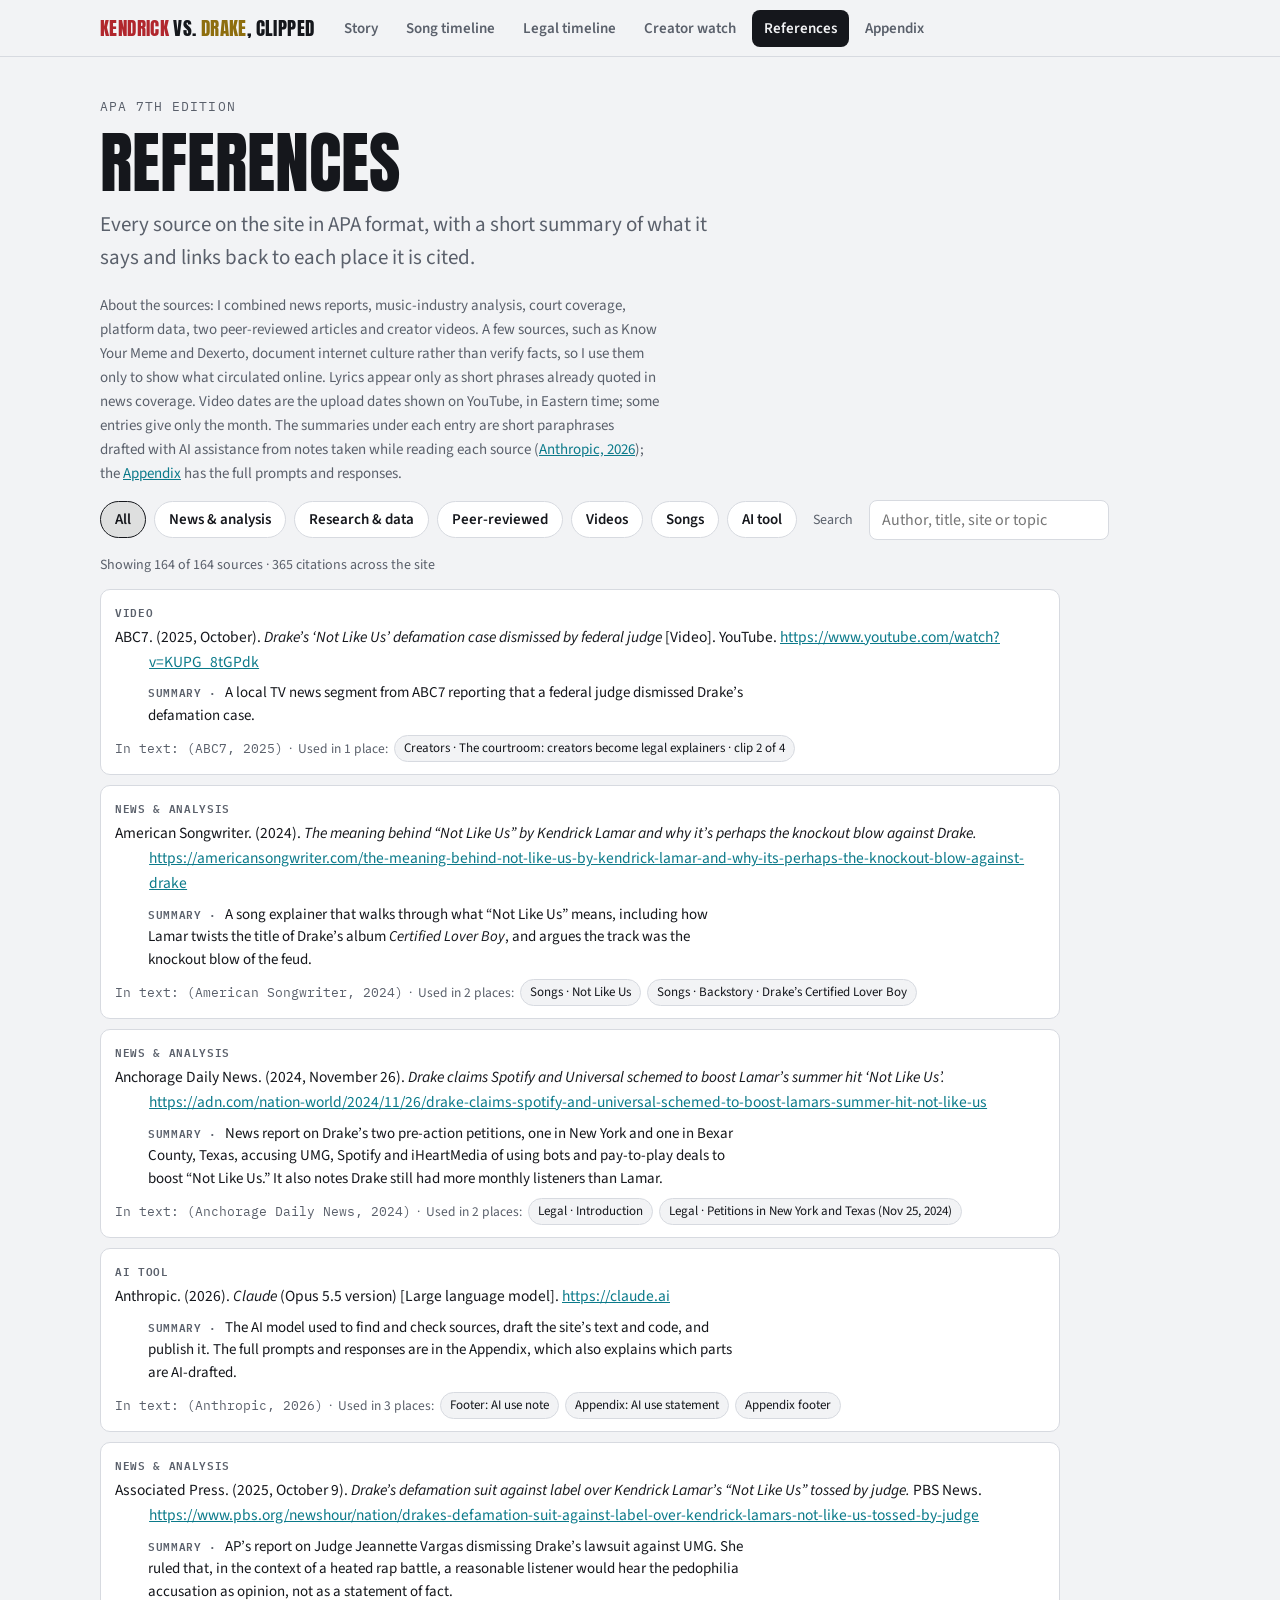
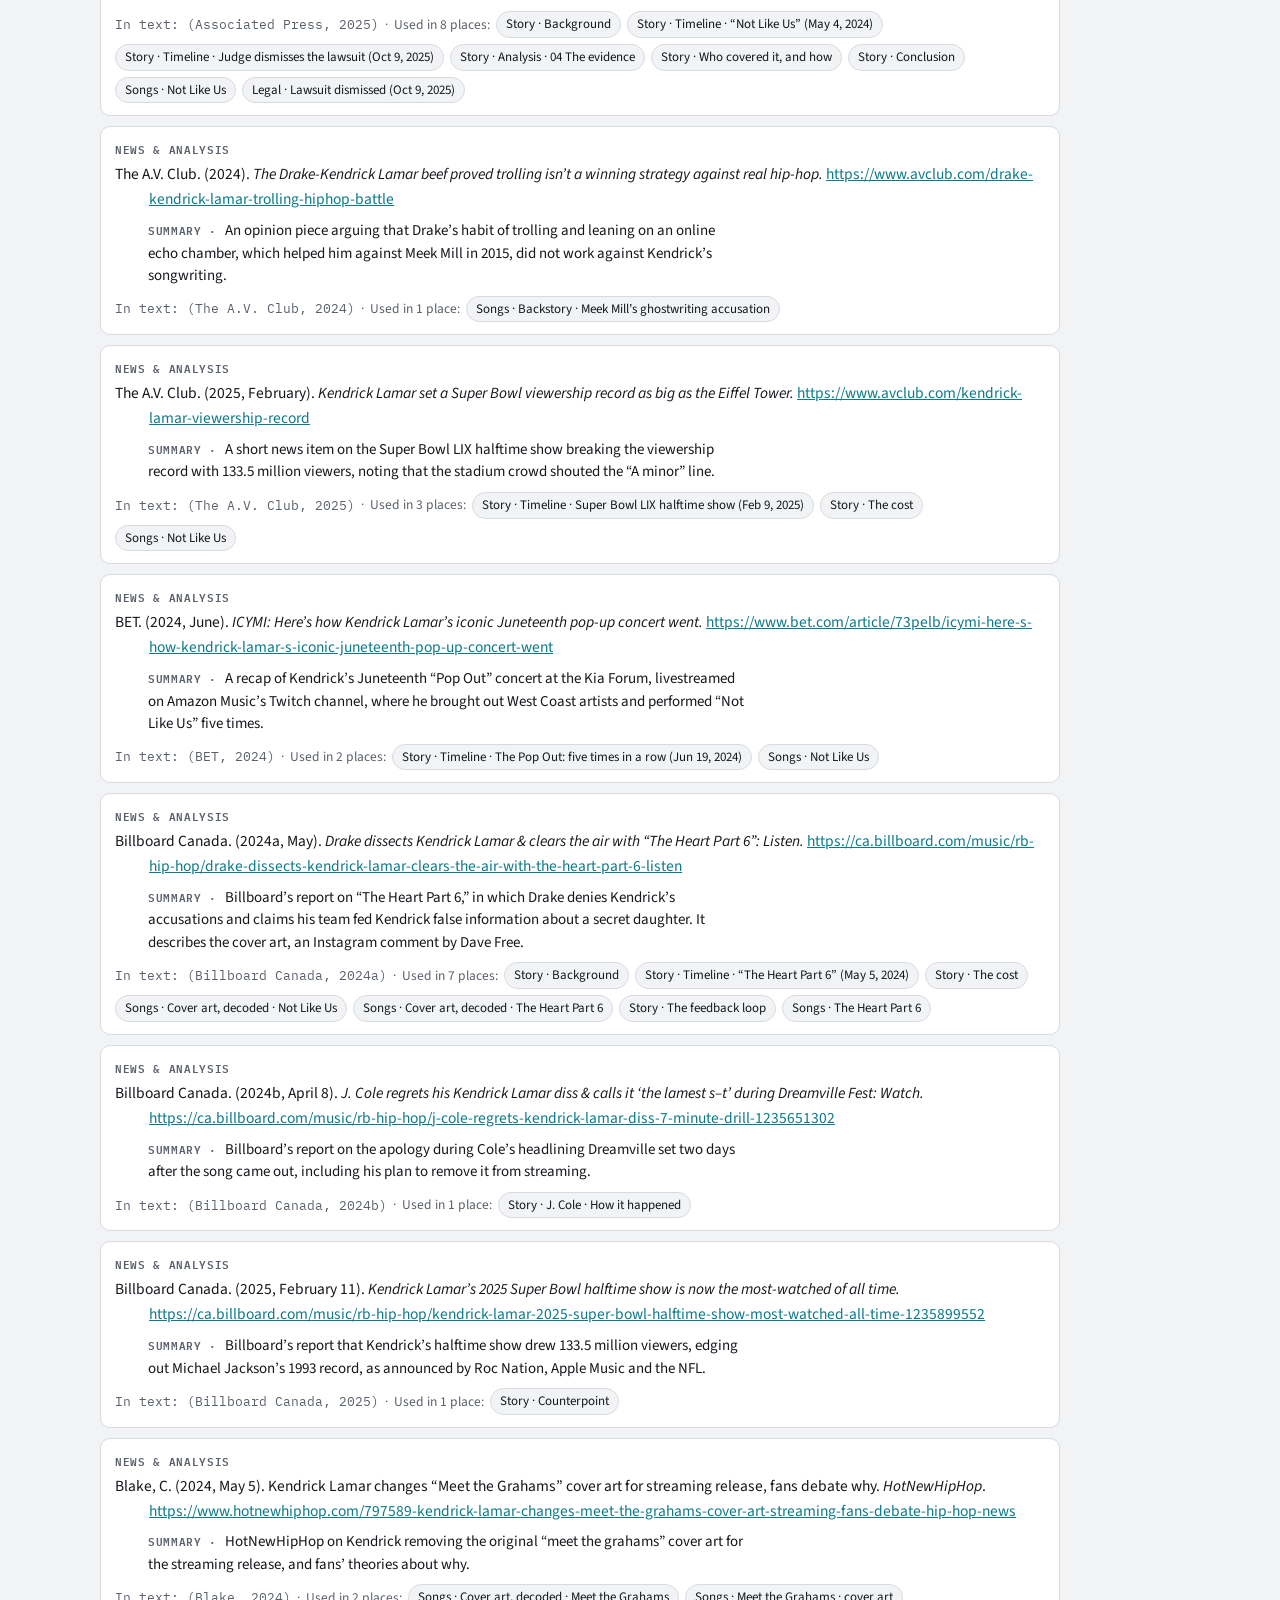
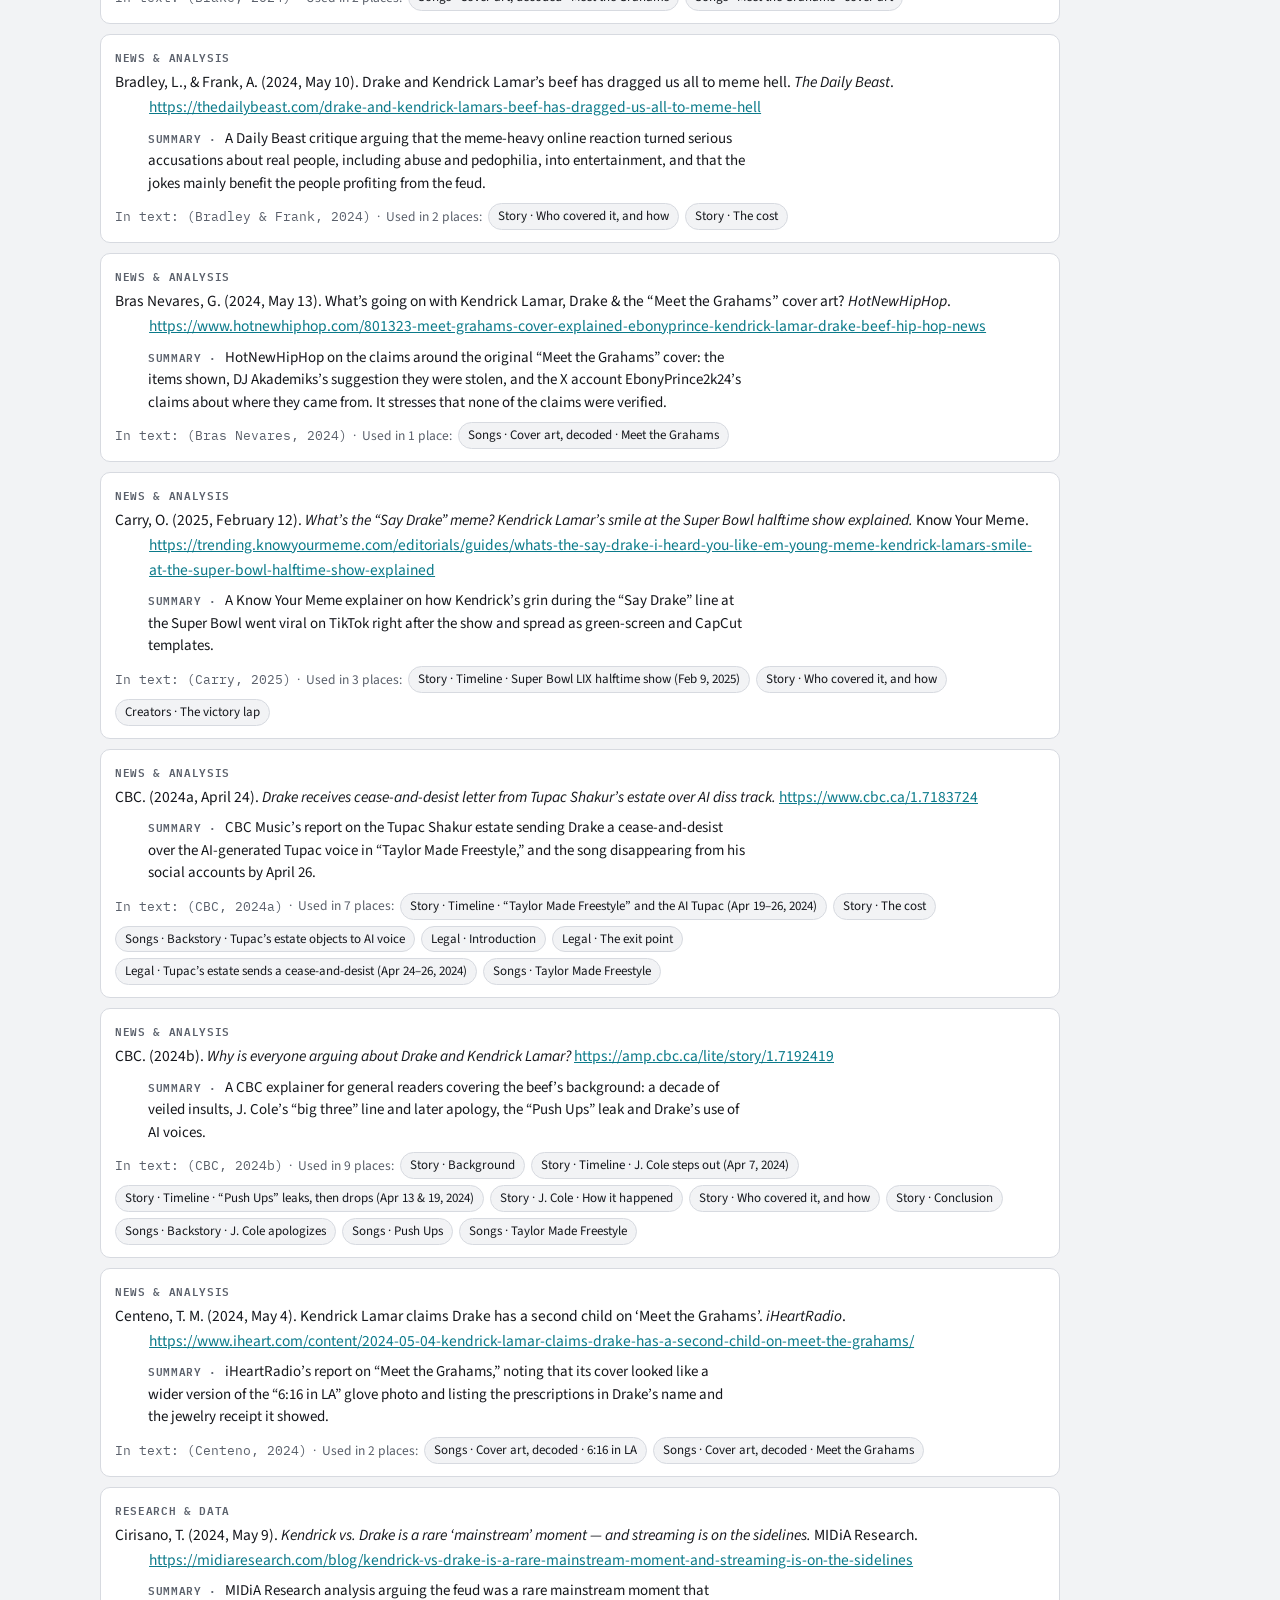
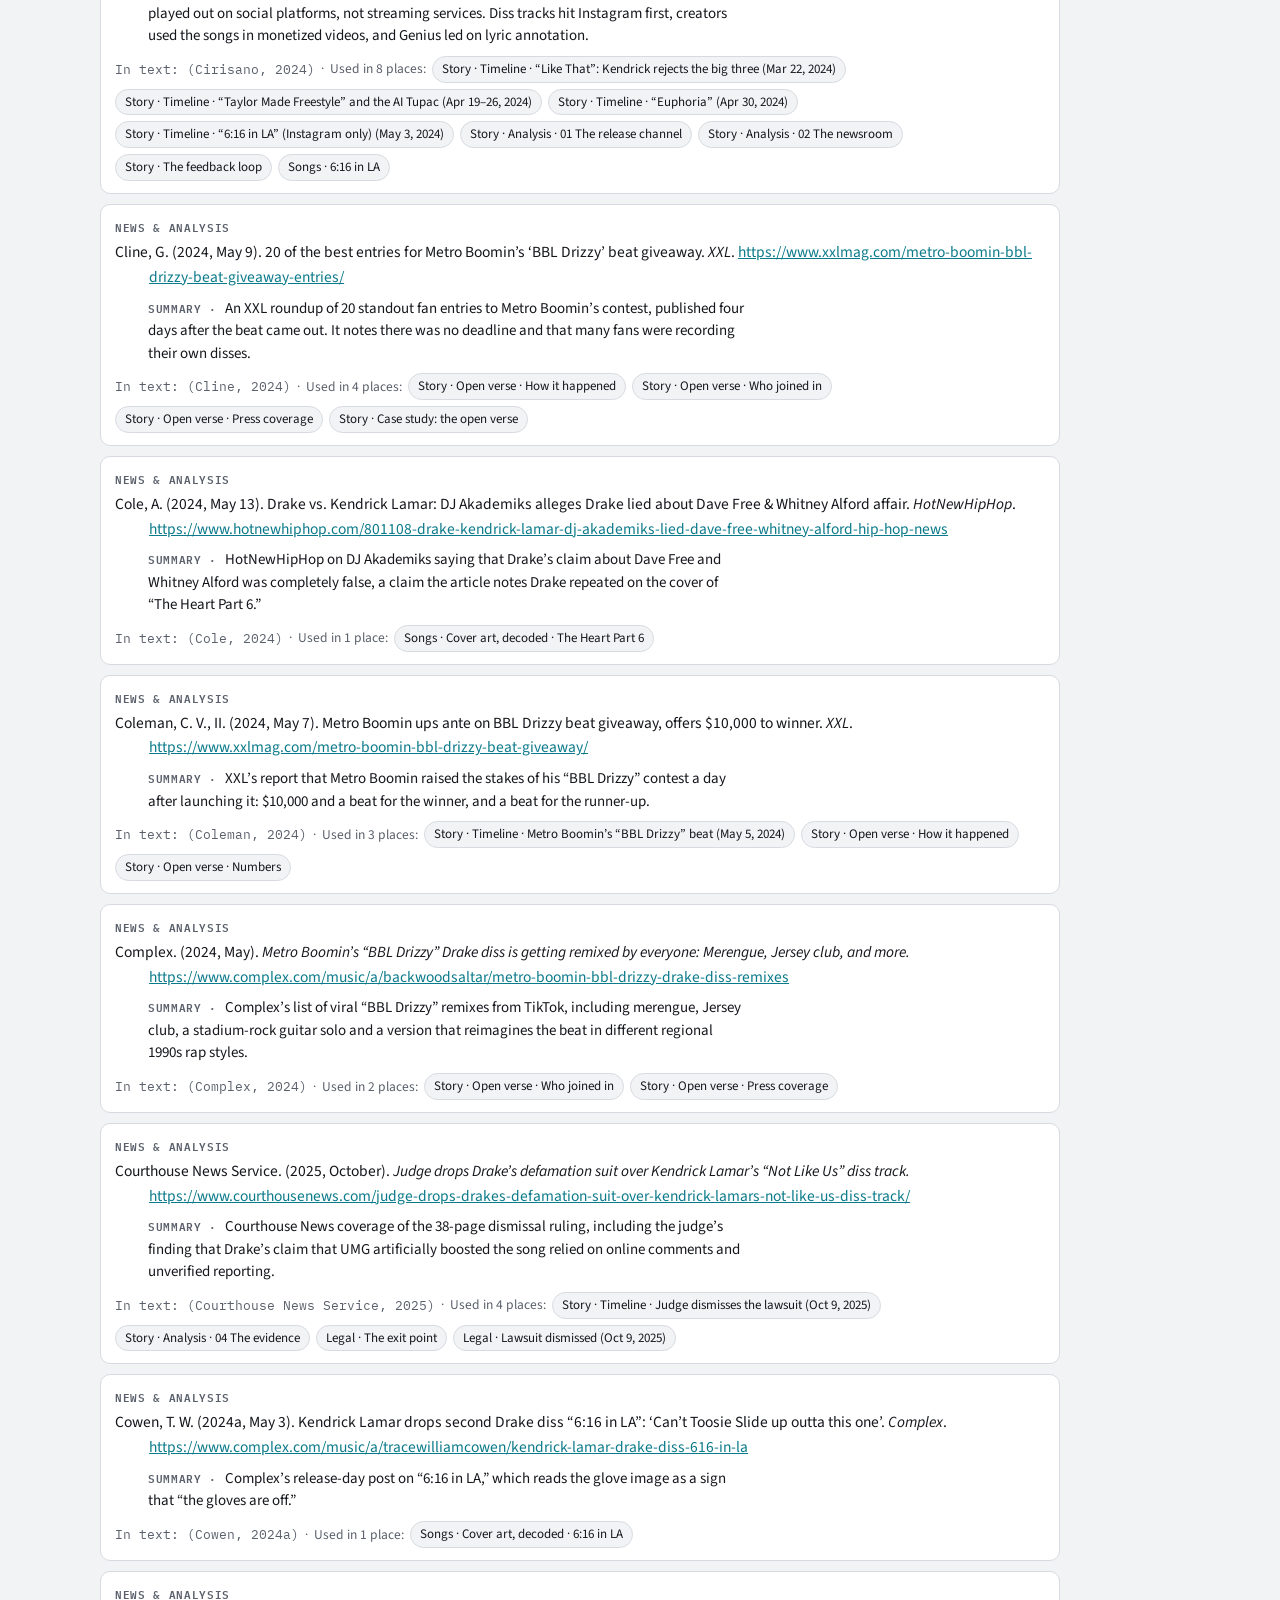
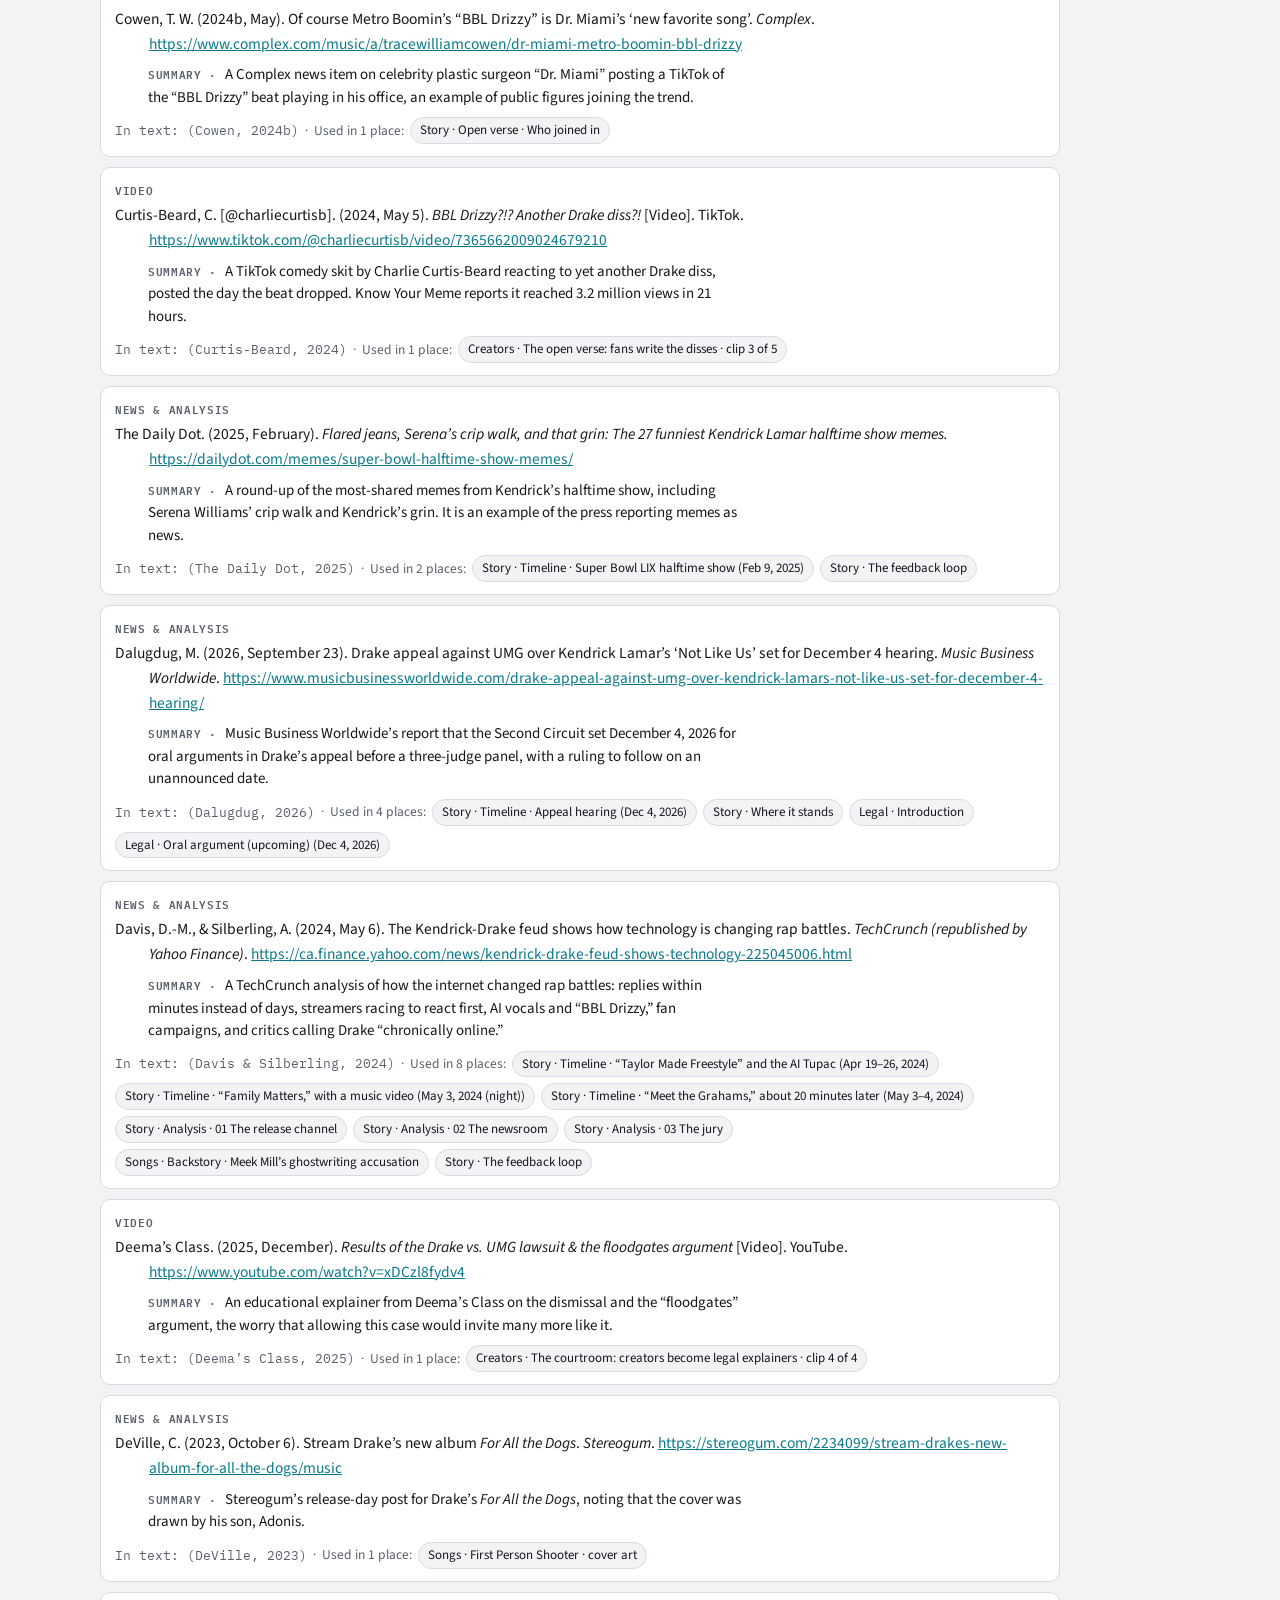
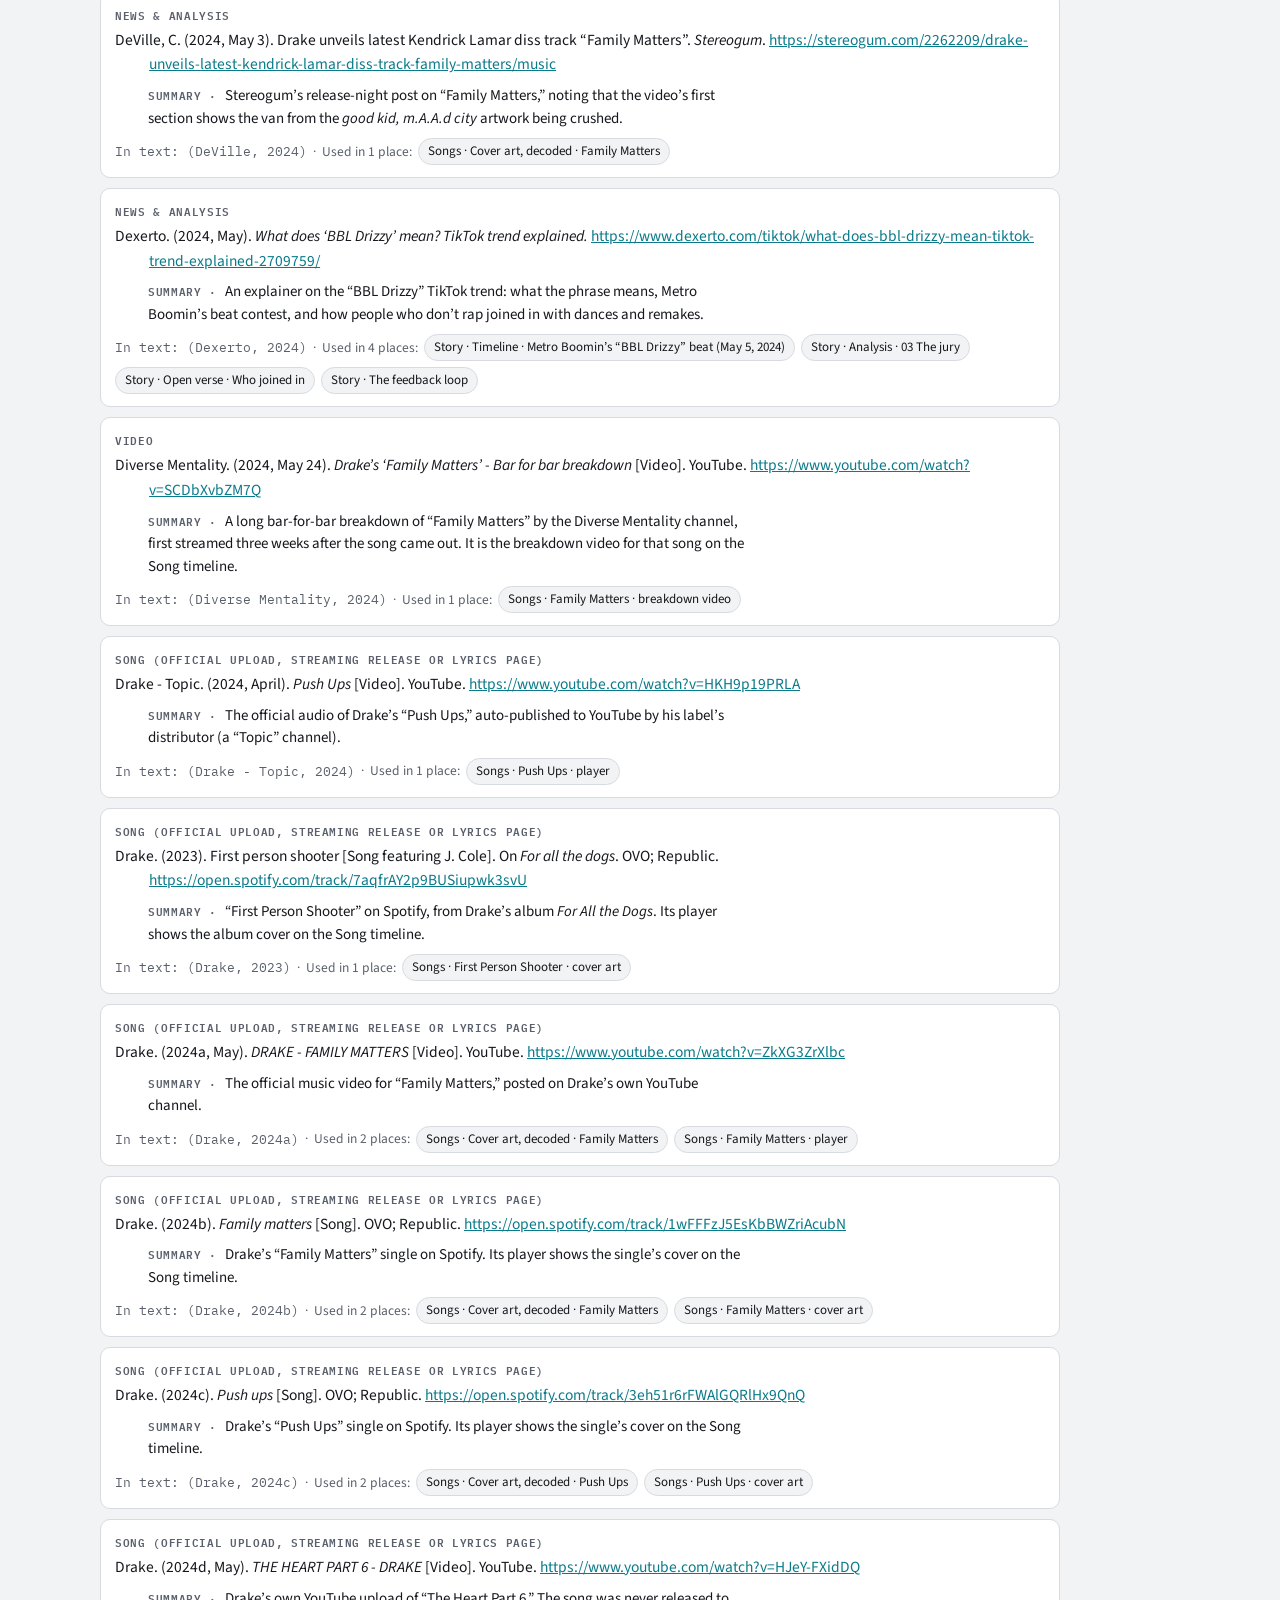
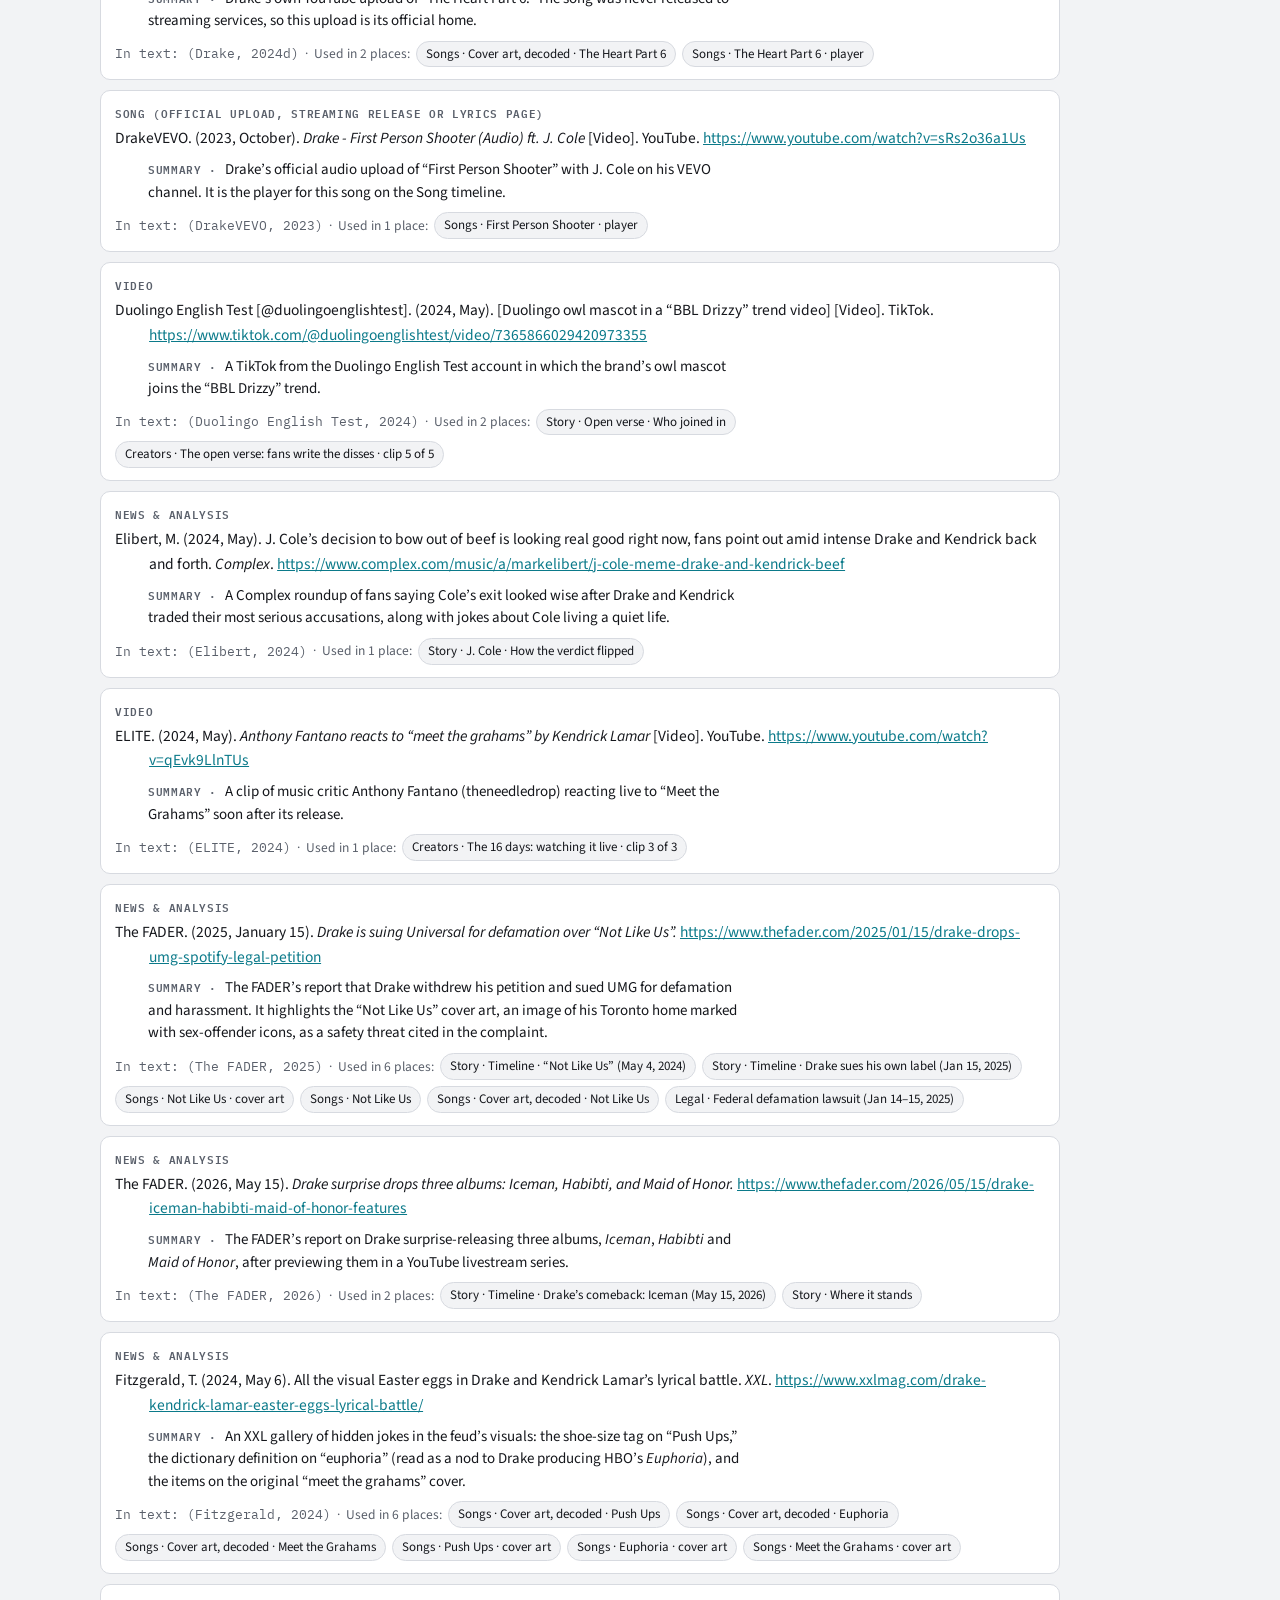
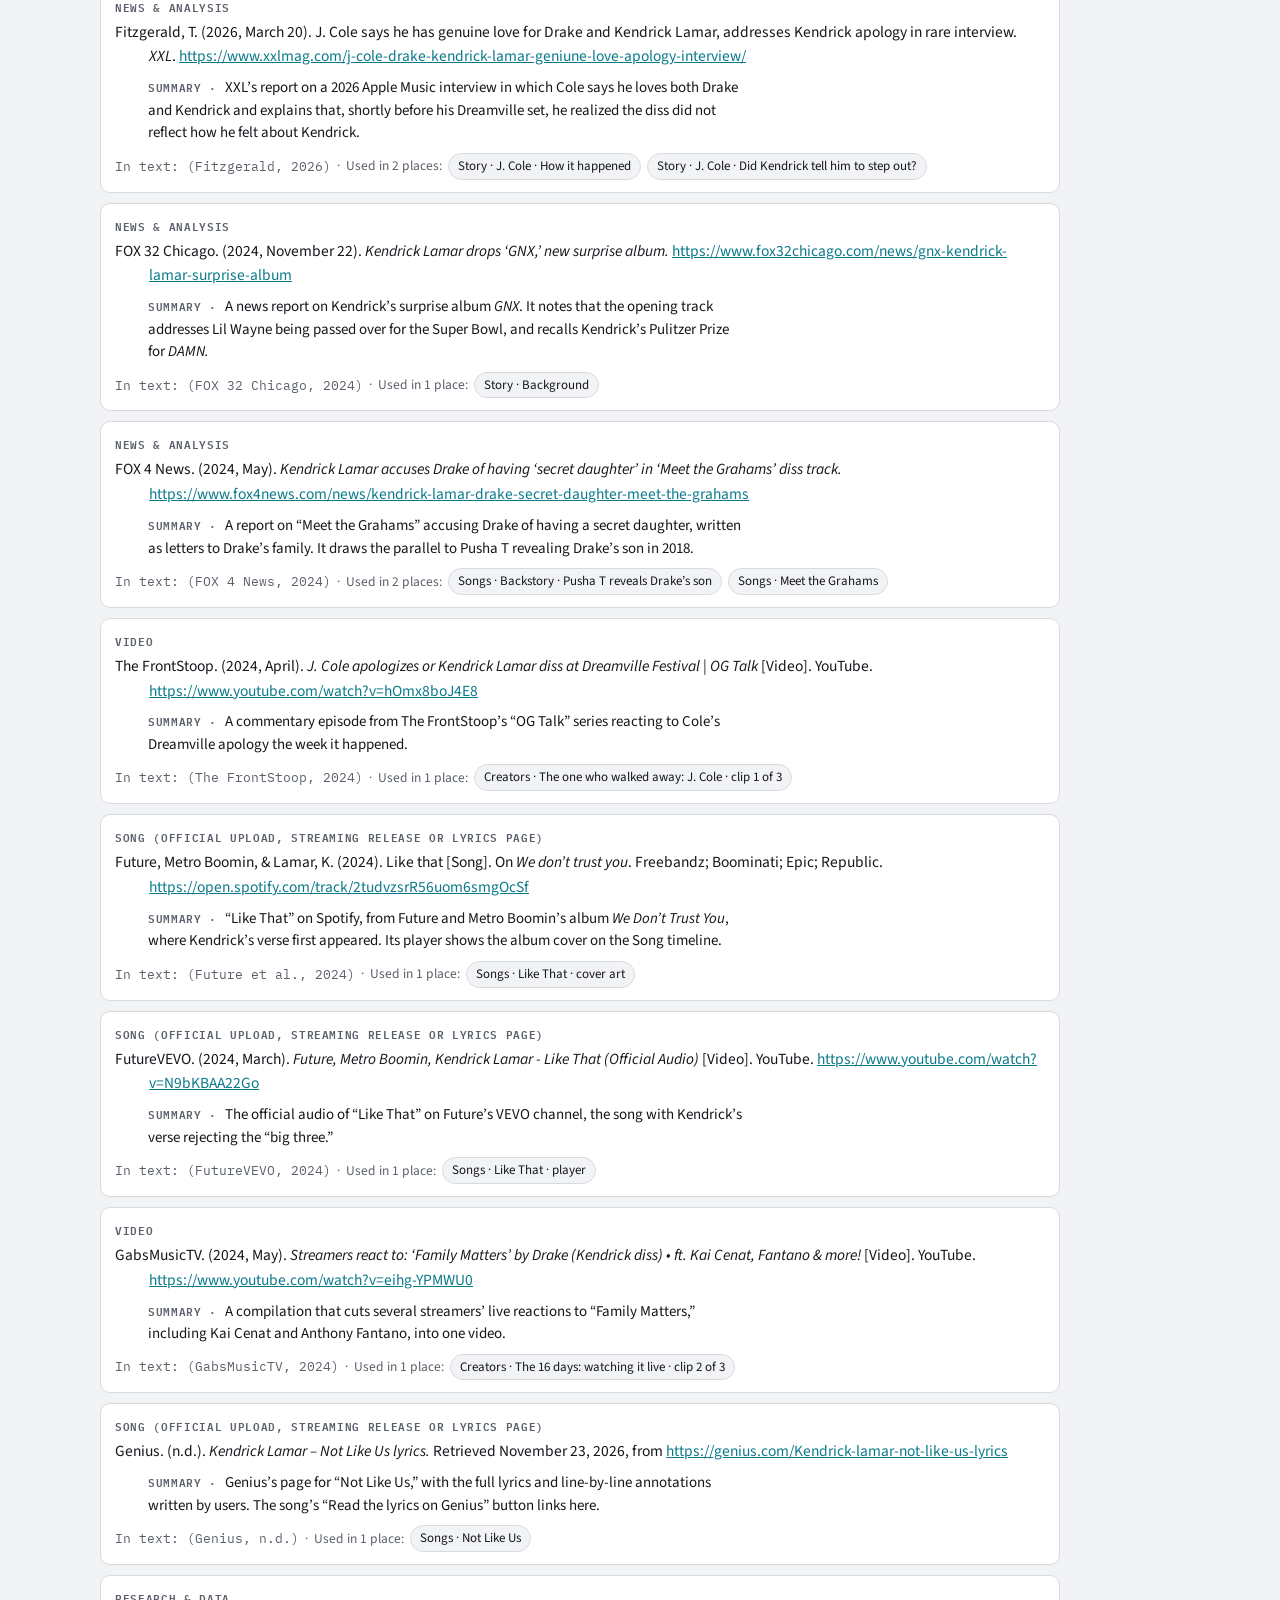
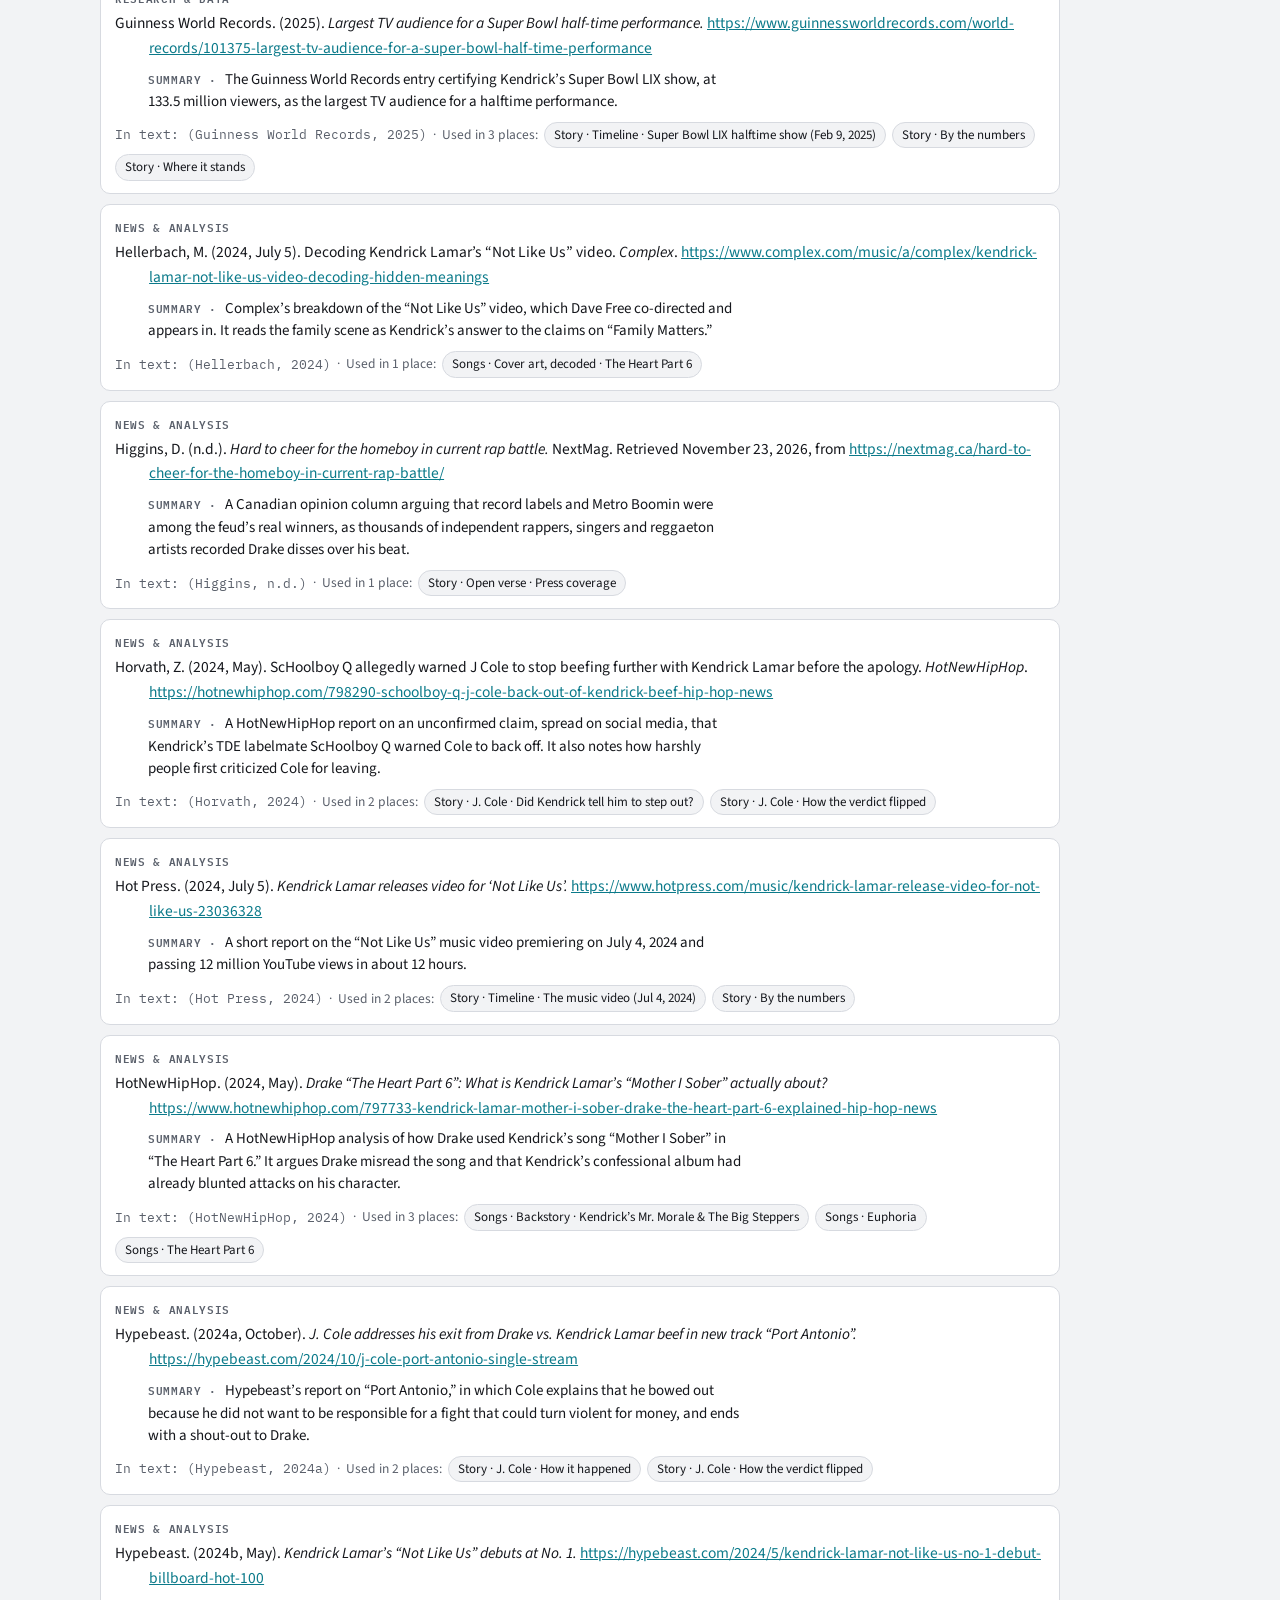
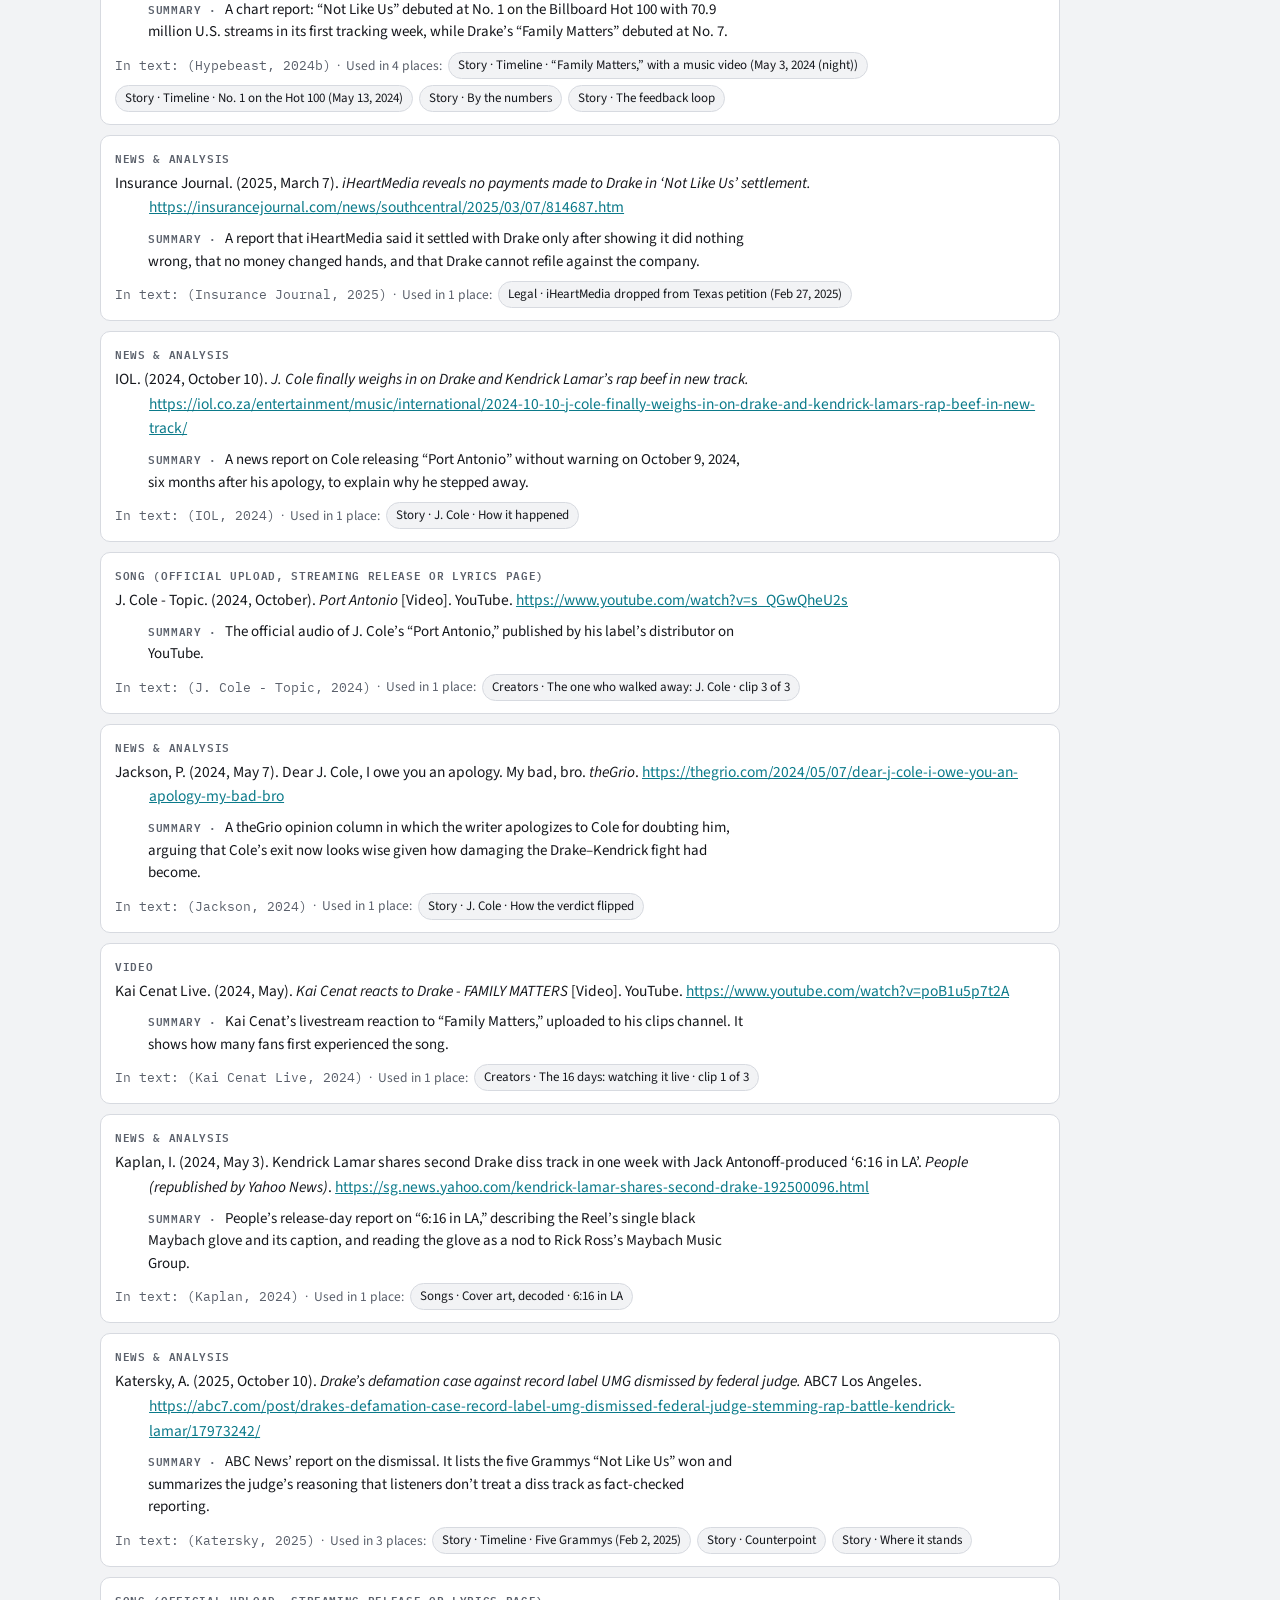
<file: references.html>
<!DOCTYPE html>
<html lang="en">
<head>
<meta charset="utf-8">
<meta name="viewport" content="width=device-width, initial-scale=1">
<title>References · Kendrick vs. Drake, Clipped</title>
<link rel="preconnect" href="https://fonts.googleapis.com">
<link rel="preconnect" href="https://fonts.gstatic.com" crossorigin>
<link href="https://fonts.googleapis.com/css2?family=Anton&family=IBM+Plex+Mono:wght@400;600&family=Source+Sans+3:ital,wght@0,400;0,600;0,700;1,400&display=swap" rel="stylesheet">
<link rel="stylesheet" href="assets/site.css?v=20261123k">
</head>
<body>
<header class="sitehead">
  <div class="wrap">
    <a class="brand" href="index.html#story"><span class="k">Kendrick</span> vs. <span class="d">Drake</span>, Clipped</a>
    <nav class="tabs" aria-label="Views">
      <a href="index.html#story">Story</a>
      <a href="index.html#songs">Song timeline</a>
      <a href="index.html#legal">Legal timeline</a>
      <a href="index.html#creators">Creator watch</a>
      <a href="references.html" aria-current="page">References</a>
      <a href="appendix.html">Appendix</a>
    </nav>
  </div>
</header>
<main>
  <section class="viewhead">
    <div class="wrap">
      <p class="eyebrow">APA 7th edition</p>
      <h1>References</h1>
      <p class="lede">Every source on the site in APA format, with a short summary of what it says and links back to each place it is cited.</p>
      <p class="method">About the sources: I combined news reports, music-industry analysis, court coverage, platform data, two peer-reviewed articles and creator videos. A few sources, such as Know Your Meme and Dexerto, document internet culture rather than verify facts, so I use them only to show what circulated online. Lyrics appear only as short phrases already quoted in news coverage. Video dates are the upload dates shown on YouTube, in Eastern time; some entries give only the month. The summaries under each entry are short paraphrases drafted with AI assistance from notes taken while reading each source (<a href="#r-anthropic2026">Anthropic, 2026</a>); the <a href="appendix.html">Appendix</a> has the full prompts and responses.</p>
      <div class="refbar">
        <div class="chips" role="group" aria-label="Filter by type">
          <button class="chip" data-cat="all" aria-pressed="true">All</button>
          <button class="chip" data-cat="news" aria-pressed="false" style="--c:var(--ink)">News &amp; analysis</button>
          <button class="chip" data-cat="research" aria-pressed="false" style="--c:var(--accent)">Research &amp; data</button>
          <button class="chip" data-cat="academic" aria-pressed="false" style="--c:var(--court)">Peer-reviewed</button>
          <button class="chip" data-cat="video" aria-pressed="false" style="--c:var(--kendrick)">Videos</button>
          <button class="chip" data-cat="music" aria-pressed="false" style="--c:var(--other)">Songs</button>
          <button class="chip" data-cat="ai" aria-pressed="false" style="--c:var(--drake)">AI tool</button>
        </div>
        <label for="q" class="refstats">Search</label>
        <input id="q" type="search" placeholder="Author, title, site or topic">
      </div>
      <p class="refstats" id="stats" aria-live="polite"></p>
      <ul class="reflist" id="reflist"></ul>
    </div>
  </section>
</main>
<footer><div class="wrap">Created by Georgey Kurien for INDS-1135 TikTok &amp; Popular Culture, Fanshawe College, November 2026, with AI assistance from Claude (Anthropic, 2026). <a href="appendix.html">Appendix: AI use, prompts and responses</a>.</div></footer>
<script src="assets/data.js?v=20261123k"></script>
<script src="assets/usage.js?v=20261123k"></script>
<script>
(function(){
  const CAT = {news:"News & analysis",research:"Research & data",academic:"Peer-reviewed",video:"Video",music:"Song (official upload, streaming release or lyrics page)",ai:"AI tool"};
  const USE = window.USAGE || {};
  const list = Object.entries(REFS).sort((a,b)=>a[1].sort.localeCompare(b[1].sort,"en",{sensitivity:"base"}));
  const el = document.getElementById("reflist");
  el.innerHTML = list.map(([k,r]) => {
    const uses = USE[k] || [];
    const text = (r.apa + " " + r.url + " " + r.a + " " + (r.s||"") + " " + (r.summary||"")).replace(/<[^>]+>/g,"").toLowerCase();
    return `<li id="r-${k}" data-cat="${r.cat}" data-text="${text.replace(/"/g,"&quot;")}">
      <div class="cat">${CAT[r.cat]}</div>
      <div class="apa">${r.apa} <a href="${r.url}" target="_blank" rel="noopener">${r.url}</a></div>
      ${r.summary ? `<p class="sum">${r.summary}</p>` : ""}
      <div class="used"><span class="incite">In text: (${r.cite})</span> · <span>Used in ${uses.length} place${uses.length===1?"":"s"}:</span>
        ${uses.map(u=>`<a href="${u.page||"index.html"}#${u.id}">${u.label}</a>`).join("")}</div>
    </li>`;
  }).join("");
  const total = Object.values(USE).reduce((n,u)=>n+u.length,0);
  let cat = "all";
  function apply(){
    const q = document.getElementById("q").value.trim().toLowerCase();
    let shown = 0;
    [...el.children].forEach(li => { const ok = (cat==="all"||li.dataset.cat===cat) && (!q || li.dataset.text.includes(q)); li.hidden = !ok; if(ok) shown++; });
    document.getElementById("stats").textContent = `Showing ${shown} of ${list.length} sources · ${total} citations across the site`;
  }
  document.querySelectorAll(".chip").forEach(b => b.addEventListener("click", () => {
    cat = b.dataset.cat; document.querySelectorAll(".chip").forEach(x => x.setAttribute("aria-pressed", x===b)); apply();
  }));
  document.getElementById("q").addEventListener("input", apply);
  apply();
  if(location.hash){ const t = document.getElementById(location.hash.slice(1)); if(t) t.scrollIntoView({block:"center"}); }
})();
</script>
</body>
</html>
</file>
<file: assets/site.css>
/* Layout idea: a long-read with a two-sided "battle" timeline (Drake left, Kendrick right, platforms and courts across the spine), broken into small visual chunks. */
:root{
  --paper:#F2F3F5;
  --card:#FFFFFF;
  --ink:#15171C;
  --muted:#5A606B;
  --line:#D7DAE0;
  --accent:#0B7A8A;      /* platforms & media: the "feed" */
  --drake:#8E6E0E;       /* OVO gold, darkened for contrast */
  --kendrick:#B1262D;    /* Compton red */
  --court:#44547A;       /* courts */
  --other:#6A6E78;
  --font-display:"Anton","Impact","Arial Narrow",sans-serif;
  --font-body:"Source Sans 3","Segoe UI",system-ui,-apple-system,sans-serif;
  --font-mono:"IBM Plex Mono",ui-monospace,"SFMono-Regular",Menlo,monospace;
  --radius:10px;
  color-scheme:light;
}
@media (prefers-color-scheme: dark){
  :root:not([data-theme="light"]){
    --paper:#0E1014; --card:#171A21; --ink:#ECEEF2; --muted:#A0A6B2; --line:#2B303B;
    --accent:#3CC3D6; --drake:#E2BB4C; --kendrick:#F2565F; --court:#9AABD2; --other:#A3A7B0;
    color-scheme:dark;
  }
}
:root[data-theme="dark"]{
  --paper:#0E1014; --card:#171A21; --ink:#ECEEF2; --muted:#A0A6B2; --line:#2B303B;
  --accent:#3CC3D6; --drake:#E2BB4C; --kendrick:#F2565F; --court:#9AABD2; --other:#A3A7B0;
  color-scheme:dark;
}

*{box-sizing:border-box}
html{scroll-behavior:smooth;scroll-padding-top:64px}
@media (prefers-reduced-motion: reduce){html{scroll-behavior:auto} *{transition:none!important}}
body{margin:0;background:var(--paper);color:var(--ink);font-family:var(--font-body);font-size:18px;line-height:1.6}
a{color:var(--accent)}
a:focus-visible,button:focus-visible,[tabindex]:focus-visible{outline:3px solid var(--accent);outline-offset:2px;border-radius:4px}
h1,h2,h3{text-wrap:balance;line-height:1.15}
h2{font-family:var(--font-display);font-weight:400;font-size:clamp(30px,4.2vw,44px);letter-spacing:.01em;margin:0 0 .35em;text-transform:uppercase}
h3{font-size:21px;margin:0 0 .3em}
p{margin:0 0 .9em}
.mono{font-family:var(--font-mono);font-variant-numeric:tabular-nums}
.wrap{max-width:1120px;margin:0 auto;padding:0 20px}
.prose{max-width:70ch}
section{padding:56px 0;border-top:1px solid var(--line)}
.eyebrow{font-family:var(--font-mono);font-size:13px;letter-spacing:.08em;text-transform:uppercase;color:var(--muted);margin:0 0 10px}
.lede{font-size:21px;color:var(--muted);max-width:62ch}

/* top nav */
.topnav{position:sticky;top:0;z-index:20;background:color-mix(in srgb,var(--paper) 92%,transparent);backdrop-filter:blur(6px);border-bottom:1px solid var(--line)}
.topnav .wrap{display:flex;gap:18px;align-items:center;height:52px}
.topnav .brand{font-family:var(--font-display);font-size:18px;letter-spacing:.02em;white-space:nowrap;text-transform:uppercase}
.topnav nav{display:flex;gap:14px;overflow-x:auto;scrollbar-width:none;font-size:15px}
.topnav nav::-webkit-scrollbar{display:none}
.topnav nav a{color:var(--muted);text-decoration:none;white-space:nowrap}
.topnav nav a:hover{color:var(--ink)}

/* hero */
.hero{border-top:none;padding:48px 0 40px}
.hero h1{font-family:var(--font-display);font-weight:400;text-transform:uppercase;font-size:clamp(48px,8.5vw,104px);line-height:.95;margin:0 0 18px;letter-spacing:.005em}
.hero h1 .d{color:var(--drake)} .hero h1 .k{color:var(--kendrick)}
.byline{font-size:15px;color:var(--muted);margin-top:18px}
.thesis{margin-top:28px;background:var(--card);border:1px solid var(--line);border-left:6px solid var(--accent);border-radius:var(--radius);padding:20px 24px;max-width:78ch}
.thesis .eyebrow{color:var(--accent)}
.thesis p:last-child{margin:0}
.howto{font-size:15px;color:var(--muted);margin-top:14px}

/* step cards */
.steps{display:grid;grid-template-columns:repeat(auto-fit,minmax(230px,1fr));gap:14px;margin-top:20px}
.step{background:var(--card);border:1px solid var(--line);border-radius:var(--radius);padding:18px}
.step .n{font-family:var(--font-display);font-size:40px;line-height:1;color:var(--accent)}
.step h3{margin-top:8px;font-size:19px}
.step .when{font-family:var(--font-mono);font-size:13px;color:var(--muted)}
.step p{font-size:16px;margin:6px 0 0}

/* note */
.note{background:color-mix(in srgb,var(--court) 9%,var(--card));border:1px solid color-mix(in srgb,var(--court) 30%,var(--line));border-radius:var(--radius);padding:14px 18px;font-size:16px}

/* timeline controls */
.controls{display:flex;flex-wrap:wrap;gap:10px 18px;align-items:center;margin:18px 0 8px}
.chips{display:flex;flex-wrap:wrap;gap:8px}
.chip{font:600 15px var(--font-body);padding:7px 14px;border-radius:999px;border:1.5px solid var(--line);background:var(--card);color:var(--ink);cursor:pointer;display:inline-flex;align-items:center;gap:8px}
.chip .sw{width:10px;height:10px;border-radius:50%;background:var(--c,var(--ink))}
.chip[aria-pressed="true"]{border-color:var(--c,var(--ink));background:color-mix(in srgb,var(--c,var(--ink)) 14%,var(--card))}
.chip:hover{border-color:var(--c,var(--ink))}
.lens{font:600 15px var(--font-body);display:inline-flex;align-items:center;gap:10px;background:none;border:none;color:var(--ink);cursor:pointer;padding:6px 2px}
.lens .track{width:40px;height:22px;border-radius:999px;background:var(--line);position:relative;transition:background .2s}
.lens .track::after{content:"";position:absolute;top:3px;left:3px;width:16px;height:16px;border-radius:50%;background:var(--card);box-shadow:0 1px 2px rgba(0,0,0,.3);transition:left .2s}
.lens[aria-checked="true"] .track{background:var(--accent)}
.lens[aria-checked="true"] .track::after{left:21px}
.phasejump{display:flex;flex-wrap:wrap;gap:6px;font-size:14px;color:var(--muted);align-items:center}
.phasejump button{font:14px var(--font-mono);background:none;border:1px solid var(--line);border-radius:6px;padding:4px 9px;color:var(--ink);cursor:pointer}
.phasejump button:hover{border-color:var(--ink)}
.count{font-size:14px;color:var(--muted);margin:4px 0 22px}

/* timeline */
.tl{position:relative;display:grid;grid-template-columns:1fr 56px 1fr;row-gap:16px}
.tl::before{content:"";position:absolute;left:50%;top:0;bottom:0;width:2px;transform:translateX(-1px);background:var(--line)}
.tl .phase{grid-column:1/-1;justify-self:center;z-index:1;background:var(--ink);color:var(--paper);font-family:var(--font-mono);font-size:13px;letter-spacing:.06em;text-transform:uppercase;padding:6px 14px;border-radius:999px;margin:14px 0 4px;text-align:center}
.tl .item{position:relative;z-index:1}
.tl .item.drake{grid-column:1}
.tl .item.kendrick{grid-column:3}
.tl .item.center{grid-column:1/-1;justify-self:center;width:min(620px,100%)}
.tl .item.drake::after,.tl .item.kendrick::after{content:"";position:absolute;top:22px;width:14px;height:14px;border-radius:50%;background:var(--c);border:3px solid var(--paper)}
.tl .item.drake::after{right:-38px}
.tl .item.kendrick::after{left:-38px}
.card{background:var(--card);border:1px solid var(--line);border-top:4px solid var(--c);border-radius:var(--radius);padding:14px 16px 12px;transition:opacity .25s, box-shadow .25s}
.item.drake{--c:var(--drake)} .item.kendrick{--c:var(--kendrick)} .item.platform{--c:var(--accent)} .item.court{--c:var(--court)} .item.other{--c:var(--other)}
.meta{display:flex;flex-wrap:wrap;gap:8px;align-items:center;margin-bottom:6px}
.meta time{font-size:13px;color:var(--muted)}
.badge{font-size:12px;font-weight:700;letter-spacing:.04em;text-transform:uppercase;color:var(--c);border:1px solid color-mix(in srgb,var(--c) 45%,transparent);border-radius:4px;padding:1px 6px}
.sfpill{font-size:12px;font-weight:700;color:var(--accent);display:inline-flex;align-items:center;gap:4px}
.upcoming{font-size:12px;font-weight:700;color:var(--paper);background:var(--court);border-radius:4px;padding:1px 6px}
.card h3{font-size:19px}
.card p{font-size:16px;margin:0 0 8px}
.sf{display:flex;gap:10px;align-items:flex-start;background:color-mix(in srgb,var(--accent) 8%,var(--card));border-radius:8px;padding:9px 11px;margin-top:6px}
.sf svg{flex:none;margin-top:3px;color:var(--accent)}
.sf p{margin:0;font-size:15px}
.tl.lens-on .item:not([data-sf="1"]) .card{opacity:.32}
.tl.lens-on .item[data-sf="1"] .card{box-shadow:0 0 0 2px var(--accent)}
.item[hidden]{display:none}

/* sixteen days chart */
.chartbox{background:var(--card);border:1px solid var(--line);border-radius:var(--radius);padding:18px;overflow-x:auto}
.chartbox svg{display:block;width:100%;min-width:620px;height:auto}
.chartbox text{font-family:var(--font-body);fill:var(--muted)}
.legend{display:flex;flex-wrap:wrap;gap:14px;font-size:14px;color:var(--muted);margin:10px 0 0}
.legend span{display:inline-flex;align-items:center;gap:6px}
.legend i{width:12px;height:12px;border-radius:3px;display:inline-block}
.daylist{display:grid;grid-template-columns:repeat(auto-fit,minmax(200px,1fr));gap:10px;margin-top:14px;font-size:15px}
.daylist div{border-left:3px solid var(--line);padding-left:10px}
.daylist b{font-family:var(--font-mono);font-size:13px;font-weight:600;display:block;color:var(--muted)}

/* stat tiles */
.tiles{display:grid;grid-template-columns:repeat(auto-fit,minmax(200px,1fr));gap:14px;margin-top:18px}
.tile{background:var(--card);border:1px solid var(--line);border-radius:var(--radius);padding:16px 18px}
.tile .big{font-family:var(--font-display);font-size:44px;line-height:1;color:var(--ink);font-variant-numeric:tabular-nums}
.tile p{font-size:15px;color:var(--muted);margin:8px 0 0}

/* analysis */
.lenses{display:grid;grid-template-columns:repeat(auto-fit,minmax(260px,1fr));gap:14px;margin:18px 0 8px}
.lensbox{background:var(--card);border:1px solid var(--line);border-radius:var(--radius);padding:16px 18px}
.lensbox h3{font-size:18px}
.lensbox p{font-size:16px;margin:0}
.lensbox .tag{font-family:var(--font-mono);font-size:12px;color:var(--accent);text-transform:uppercase;letter-spacing:.06em}
.job{display:grid;grid-template-columns:72px 1fr;gap:6px 20px;margin-top:40px}
.job .num{font-family:var(--font-display);font-size:64px;line-height:.9;color:var(--accent)}
.job h3{font-size:26px;margin-top:4px}
.job .sub{color:var(--muted);margin:0 0 12px}
.cols{display:grid;grid-template-columns:1fr 1fr;gap:16px}
.ev,.mean{border-radius:var(--radius);padding:14px 18px;font-size:16px}
.ev{background:var(--card);border:1px solid var(--line)}
.ev ul{margin:0;padding-left:18px}
.ev li{margin-bottom:6px}
.mean{background:color-mix(in srgb,var(--accent) 9%,var(--card));border:1px solid color-mix(in srgb,var(--accent) 30%,var(--line))}
.ev h4,.mean h4{font-family:var(--font-mono);font-size:12px;letter-spacing:.08em;text-transform:uppercase;margin:0 0 8px;color:var(--muted)}
.mean h4{color:var(--accent)}
.mean p:last-child{margin:0}

/* participability */
.pchart{background:var(--card);border:1px solid var(--line);border-radius:var(--radius);padding:18px;margin-top:16px}
.prow{display:grid;grid-template-columns:190px 1fr 52px;gap:12px;align-items:center;padding:6px 0;border-bottom:1px dashed var(--line)}
.prow:last-of-type{border-bottom:none}
.prow .name{font-size:15px;display:flex;align-items:center;gap:8px}
.prow .name i{width:9px;height:9px;border-radius:50%;flex:none}
.pbar{display:flex;height:20px;border-radius:4px;overflow:hidden;background:color-mix(in srgb,var(--line) 50%,transparent)}
.pbar span{display:block;height:100%}
.pbar span+span{border-left:2px solid var(--card)}
.prow .tot{font-family:var(--font-mono);font-size:14px;text-align:right}
.s1{background:var(--accent)}
.s2{background:color-mix(in srgb,var(--accent) 70%,var(--card))}
.s3{background:color-mix(in srgb,var(--accent) 45%,var(--card))}
.s4{background:color-mix(in srgb,var(--accent) 25%,var(--card))}
.pnote{font-size:14px;color:var(--muted);margin:10px 0 0}

/* loop */
.loopgrid{display:grid;grid-template-columns:minmax(280px,440px) 1fr;gap:24px;align-items:center;margin-top:16px}
.loopsvg{width:100%;height:auto;display:block}
.loopsvg .ring{fill:none;stroke:var(--line);stroke-width:2}
.loopsvg .arrow{fill:var(--muted)}
.loopsvg .node{cursor:pointer}
.loopsvg .node circle{fill:var(--card);stroke:var(--accent);stroke-width:2.5;transition:fill .2s}
.loopsvg .node text{font-family:var(--font-body);fill:var(--ink);font-size:13px;font-weight:600;text-anchor:middle;pointer-events:none}
.loopsvg .node .num{font-family:var(--font-display);font-size:22px;fill:var(--accent);font-weight:400}
.loopsvg .node.on circle{fill:var(--accent)}
.loopsvg .node.on .num{fill:var(--card)}
.loopsvg .node:focus{outline:none}
.loopsvg .node:focus-visible circle{stroke-width:5}
.loopsvg .center{font-family:var(--font-mono);font-size:12px;fill:var(--muted);text-anchor:middle}
.loopsvg .lbl{font-family:var(--font-body);font-size:13px;font-weight:600;fill:var(--ink)}
.looppanel{background:var(--card);border:1px solid var(--line);border-left:6px solid var(--accent);border-radius:var(--radius);padding:18px 20px;min-height:200px}
.looppanel .k{font-family:var(--font-mono);font-size:12px;letter-spacing:.08em;text-transform:uppercase;color:var(--accent)}
.looppanel h3{margin-top:6px}
.looppanel p{font-size:16px}
.loopnav{display:flex;gap:8px;margin-top:6px}
.loopnav button{font:600 14px var(--font-body);background:var(--card);border:1.5px solid var(--line);border-radius:6px;padding:6px 12px;cursor:pointer;color:var(--ink)}
.loopnav button:hover{border-color:var(--accent)}

/* table */
.tablewrap{overflow-x:auto;margin-top:16px;background:var(--card);border:1px solid var(--line);border-radius:var(--radius)}
table{border-collapse:collapse;width:100%;min-width:760px;font-size:15px}
th,td{text-align:left;vertical-align:top;padding:12px 14px;border-bottom:1px solid var(--line)}
thead th{font-family:var(--font-mono);font-size:12px;letter-spacing:.07em;text-transform:uppercase;color:var(--muted);font-weight:600}
tbody th{font-weight:700;width:17%}
tbody tr:last-child th,tbody tr:last-child td{border-bottom:none}

/* cost cards */
.costs{display:grid;grid-template-columns:repeat(auto-fit,minmax(250px,1fr));gap:14px;margin-top:16px}
.cost{background:var(--card);border:1px solid var(--line);border-top:4px solid var(--kendrick);border-radius:var(--radius);padding:16px 18px}
.cost h3{font-size:19px}
.cost p{font-size:16px;margin:0}

/* counterpoint */
.counter{display:grid;grid-template-columns:repeat(auto-fit,minmax(240px,1fr));gap:14px;margin:16px 0}
.counter div{background:var(--card);border:1px solid var(--line);border-radius:var(--radius);padding:16px 18px;font-size:16px}
.counter b{display:block;margin-bottom:4px;font-size:17px}
.verdict{border-left:6px solid var(--ink);padding:4px 0 4px 18px;font-size:19px;max-width:70ch}

/* lessons */
.lessons{counter-reset:l;list-style:none;padding:0;margin:16px 0;display:grid;gap:12px;max-width:72ch}
.lessons li{counter-increment:l;display:grid;grid-template-columns:44px 1fr;gap:12px;background:var(--card);border:1px solid var(--line);border-radius:var(--radius);padding:14px 16px;font-size:17px}
.lessons li::before{content:counter(l);font-family:var(--font-display);font-size:34px;line-height:1;color:var(--accent)}
.local{background:color-mix(in srgb,var(--drake) 9%,var(--card));border:1px solid color-mix(in srgb,var(--drake) 35%,var(--line));border-radius:var(--radius);padding:16px 18px;max-width:72ch;font-size:17px}
.local .eyebrow{color:var(--drake)}

/* status */
.status{display:grid;grid-template-columns:repeat(auto-fit,minmax(240px,1fr));gap:14px;margin-top:14px}
.status div{background:var(--card);border:1px solid var(--line);border-radius:var(--radius);padding:14px 16px;font-size:16px}
.status .mono{font-size:13px;color:var(--muted);display:block;margin-bottom:4px}

/* references */
.refs{list-style:none;padding:0;margin:16px 0 0;max-width:90ch;font-size:15.5px}
.refs li{padding:6px 8px 6px 2.4em;text-indent:-2.4em;border-radius:6px;overflow-wrap:anywhere}
.refs li:target{background:color-mix(in srgb,var(--accent) 16%,transparent)}
a.cite{color:inherit;text-decoration:underline;text-decoration-color:color-mix(in srgb,var(--accent) 60%,transparent);text-underline-offset:2px}
a.cite:hover{color:var(--accent)}
.method{font-size:15px;color:var(--muted);max-width:80ch}
footer{border-top:1px solid var(--line);padding:28px 0 48px;font-size:14px;color:var(--muted)}

/* responsive */
@media (max-width:760px){
  body{font-size:17px}
  .tl{grid-template-columns:30px 1fr}
  .tl::before{left:14px}
  .tl .item.drake,.tl .item.kendrick,.tl .item.center{grid-column:2;width:auto;justify-self:stretch}
  .tl .phase{grid-column:1/-1;justify-self:start}
  .tl .item.drake::after,.tl .item.kendrick::after{left:-24px;right:auto}
  .tl .item.center::after{content:"";position:absolute;top:22px;left:-24px;width:14px;height:14px;border-radius:50%;background:var(--c);border:3px solid var(--paper)}
  .cols{grid-template-columns:1fr}
  .job{grid-template-columns:1fr}
  .job .num{font-size:48px}
  .loopgrid{grid-template-columns:1fr}
  .prow{grid-template-columns:120px 1fr 44px}
}

/* ================= multi-view site additions ================= */
.sitehead{position:sticky;top:0;z-index:30;background:color-mix(in srgb,var(--paper) 94%,transparent);backdrop-filter:blur(6px);border-bottom:1px solid var(--line)}
.sitehead .wrap{display:flex;gap:18px;align-items:center;min-height:56px}
.sitehead .brand{font-family:var(--font-display);font-size:19px;letter-spacing:.02em;white-space:nowrap;text-transform:uppercase;color:var(--ink);text-decoration:none}
.sitehead .brand span.d{color:var(--drake)} .sitehead .brand span.k{color:var(--kendrick)}
.tabs{display:flex;gap:4px;overflow-x:auto;scrollbar-width:none}
.tabs::-webkit-scrollbar{display:none}
.tabs a{font:600 15px var(--font-body);color:var(--muted);text-decoration:none;padding:8px 12px;border-radius:8px;white-space:nowrap}
.tabs a:hover{color:var(--ink);background:color-mix(in srgb,var(--ink) 6%,transparent)}
.tabs a[aria-current="page"]{color:var(--paper);background:var(--ink)}
.subnav{border-bottom:1px solid var(--line);background:color-mix(in srgb,var(--paper) 96%,transparent);backdrop-filter:blur(6px);position:sticky;top:var(--headh,57px);z-index:25}
.subnav .wrap{display:flex;gap:2px;overflow-x:auto;scrollbar-width:none;font-size:13.5px;padding-top:7px;padding-bottom:7px;position:relative}
.subnav .wrap.fade-r{-webkit-mask-image:linear-gradient(to right,#000 calc(100% - 36px),transparent);mask-image:linear-gradient(to right,#000 calc(100% - 36px),transparent)}
.subnav .wrap.fade-l{-webkit-mask-image:linear-gradient(to left,#000 calc(100% - 36px),transparent);mask-image:linear-gradient(to left,#000 calc(100% - 36px),transparent)}
.subnav .wrap.fade-l.fade-r{-webkit-mask-image:linear-gradient(to right,transparent,#000 36px,#000 calc(100% - 36px),transparent);mask-image:linear-gradient(to right,transparent,#000 36px,#000 calc(100% - 36px),transparent)}
.subnav .wrap::-webkit-scrollbar{display:none}
.subnav a{color:var(--muted);text-decoration:none;white-space:nowrap;padding:4px 8px;border-radius:999px;line-height:1.3}
.subnav a:hover{color:var(--ink);background:color-mix(in srgb,var(--ink) 7%,transparent)}
.subnav a[aria-current]{color:var(--paper);background:var(--ink)}
@media print{ .subnav{display:none} }
[data-view][hidden]{display:none!important}
html{scroll-padding-top:72px}
.viewhead{padding:40px 0 8px;border-top:none}
.viewhead h1{font-family:var(--font-display);font-weight:400;text-transform:uppercase;font-size:clamp(38px,6vw,68px);line-height:1;margin:0 0 12px}
.flash{animation:flash 1.6s ease-out}
@keyframes flash{0%{box-shadow:0 0 0 4px var(--accent)}100%{box-shadow:0 0 0 0 transparent}}
@media (prefers-reduced-motion: reduce){.flash{animation:none;outline:3px solid var(--accent)}}

/* ---------- Songs view ---------- */
.copynote{font-size:15px;color:var(--muted);max-width:75ch}
.dropwrap{background:var(--card);border:1px solid var(--line);border-radius:var(--radius);margin-top:18px;overflow-x:auto}
.drop{position:relative;height:300px;min-width:960px}
.drop .axis{position:absolute;left:0;right:0;top:150px;height:2px;background:var(--line)}
.drop .tick{position:absolute;top:150px;width:1px;height:8px;background:var(--muted)}
.drop .tlabel{position:absolute;top:160px;transform:translateX(-50%);font:12px var(--font-mono);color:var(--muted);white-space:nowrap}
.drop .side{position:absolute;left:12px;font:700 12px var(--font-body);letter-spacing:.06em;text-transform:uppercase}
.drop .side.d{top:10px;color:var(--drake)} .drop .side.k{bottom:10px;color:var(--kendrick)}
.drop .stem{position:absolute;width:2px}
.drop .brk{position:absolute;top:140px;font:700 14px var(--font-mono);color:var(--muted)}
.songchip{position:absolute;font:600 13.5px var(--font-body);padding:6px 10px;border-radius:8px;border:1.5px solid var(--c);background:var(--card);color:var(--ink);cursor:pointer;white-space:nowrap;line-height:1.2;text-align:left}
.songchip small{display:block;font:11px var(--font-mono);color:var(--muted);margin-top:2px}
.songchip:hover{background:color-mix(in srgb,var(--c) 12%,var(--card))}
.songchip[aria-pressed="true"]{background:var(--c);color:var(--paper);border-color:var(--c)}
.songchip[aria-pressed="true"] small{color:color-mix(in srgb,var(--paper) 80%,transparent)}
.songgrid{display:grid;grid-template-columns:minmax(0,1.25fr) minmax(0,1fr);gap:22px;margin-top:22px;align-items:start}
.songpanel{background:var(--card);border:1px solid var(--line);border-top:5px solid var(--c);border-radius:var(--radius);padding:20px 22px}
.songpanel .by{font-size:15px;color:var(--muted)}
.songpanel h2{font-size:clamp(28px,3.4vw,40px);margin:2px 0 8px}
.songmeta{display:flex;flex-wrap:wrap;gap:8px 16px;font-size:14px;color:var(--muted);margin-bottom:12px}
.songmeta b{color:var(--ink);font-weight:600}
.btnrow{display:flex;flex-wrap:wrap;gap:8px;margin:4px 0 14px}
.btn{font:600 14px var(--font-body);display:inline-flex;align-items:center;gap:6px;padding:7px 12px;border-radius:8px;border:1.5px solid var(--line);background:var(--card);color:var(--ink);text-decoration:none;cursor:pointer}
.btn:hover{border-color:var(--ink)}
.linkchips{display:flex;flex-wrap:wrap;gap:6px;align-items:center;font-size:14px;color:var(--muted);margin:4px 0}
.linkchips button{font:600 13px var(--font-body);padding:3px 9px;border-radius:999px;border:1.5px solid var(--c);background:transparent;color:var(--ink);cursor:pointer}
.parts{list-style:none;margin:14px 0 0;padding:0;display:grid;gap:12px}
.parts li{border-left:3px solid var(--c);padding:4px 0 4px 14px}
.parts .plabel{font:600 12px var(--font-mono);letter-spacing:.06em;text-transform:uppercase;color:var(--muted)}
.parts p{font-size:16px;margin:4px 0 6px}
.backchips{display:flex;flex-wrap:wrap;gap:6px;font-size:13px;color:var(--muted);align-items:center}
.backchips button{font:600 13px var(--font-body);padding:3px 9px;border-radius:6px;border:1px dashed var(--accent);background:color-mix(in srgb,var(--accent) 8%,var(--card));color:var(--ink);cursor:pointer}
.backchips button:hover{border-style:solid}
.backstory{background:var(--card);border:1px solid var(--line);border-radius:var(--radius);padding:16px 18px;position:sticky;top:76px;max-height:calc(100vh - 96px);overflow:auto}
.backstory h3{font-size:18px;margin:0}
.backstory .hint{font-size:14px;color:var(--muted);margin:2px 0 10px}
.bsaxis{position:relative;height:46px;margin:6px 4px 10px}
.bsaxis .line{position:absolute;left:0;right:0;top:16px;height:2px;background:var(--line)}
.bsaxis .dot{position:absolute;top:10px;width:14px;height:14px;margin-left:-7px;border-radius:50%;background:var(--card);border:2px solid var(--line);padding:0;cursor:pointer}
.bsaxis .dot.hit{background:var(--accent);border-color:var(--accent)}
.bsaxis .yr{position:absolute;top:30px;font:11px var(--font-mono);color:var(--muted);transform:translateX(-50%)}
.bslist{list-style:none;padding:0;margin:0;display:grid;gap:8px}
.bslist li{border:1px solid var(--line);border-radius:8px;padding:9px 11px;font-size:15px;transition:opacity .2s}
.bslist li .bd{font:12px var(--font-mono);color:var(--muted)}
.bslist li h4{margin:2px 0 3px;font-size:15.5px}
.bslist li p{margin:0;font-size:14.5px}
.bslist li.dim{opacity:.38}
.bslist li.hit{border-color:var(--accent);background:color-mix(in srgb,var(--accent) 7%,var(--card))}
.bslist .usedby{font-size:12.5px;color:var(--muted);margin-top:4px}

/* ---------- Legal view ---------- */
.lanes{background:var(--card);border:1px solid var(--line);border-radius:var(--radius);padding:14px;overflow-x:auto;margin-top:16px}
.lanes svg{display:block;min-width:900px;width:100%;height:auto}
.lanes text{font-family:var(--font-body);fill:var(--muted)}
.lanes .ldot{cursor:pointer}
.lanes .ldot:focus{outline:none}
.lanes .ldot:focus-visible circle{stroke:var(--ink);stroke-width:3}
.lane-real{--c:var(--kendrick)} .lane-court{--c:var(--court)} .lane-industry{--c:var(--accent)}
.lcards{display:grid;gap:12px;margin-top:18px;max-width:860px}
.lcard{display:grid;grid-template-columns:44px 1fr;gap:12px;background:var(--card);border:1px solid var(--line);border-left:5px solid var(--c);border-radius:var(--radius);padding:12px 14px}
.lcard .num{font-family:var(--font-display);font-size:28px;line-height:1;color:var(--c)}
.lcard h3{font-size:18px;margin:2px 0 4px}
.lcard p{font-size:16px;margin:0}
.lcard .meta{margin-bottom:2px}
.exitpill{font-size:12px;font-weight:700;color:var(--paper);background:var(--ink);border-radius:4px;padding:1px 7px}
.yearhead{font-family:var(--font-display);font-size:30px;text-transform:uppercase;margin:22px 0 2px}

/* ---------- Creators view ---------- */
.cwphase{margin-top:34px}
.cwphase h2{font-size:clamp(26px,3.4vw,36px)}
.vgrid{display:grid;grid-template-columns:repeat(auto-fill,minmax(250px,1fr));gap:14px;margin-top:12px}
.vcard{background:var(--card);border:1px solid var(--line);border-radius:var(--radius);overflow:hidden;display:flex;flex-direction:column}
.vthumb{position:relative;aspect-ratio:16/9;background:#000;border:0;padding:0;cursor:pointer;display:block;width:100%}
.vthumb img{width:100%;height:100%;object-fit:cover;display:block;opacity:.9}
.vthumb .play{position:absolute;inset:0;display:grid;place-items:center}
.vthumb .play span{width:58px;height:40px;border-radius:12px;background:rgba(0,0,0,.72);display:grid;place-items:center}
.vthumb .play svg{fill:#fff}
.vthumb .fallback{position:absolute;inset:0;display:grid;place-items:center;color:#ddd;font:14px var(--font-body);padding:10px;text-align:center}
.vcard iframe{width:100%;aspect-ratio:16/9;border:0;display:block}
.vcard.tt iframe{aspect-ratio:9/16;max-height:720px}
.vbody{padding:10px 12px 12px;display:flex;flex-direction:column;gap:4px;flex:1}
.vtype{font:600 11.5px var(--font-mono);letter-spacing:.06em;text-transform:uppercase;color:var(--accent)}
.vbody h3{font-size:15.5px;margin:0;line-height:1.3}
.vbody .who{font-size:13.5px;color:var(--muted)}
.vbody .why{font-size:14.5px;margin:2px 0}
.vbody .links{margin-top:auto;font-size:13.5px;display:flex;gap:10px;flex-wrap:wrap}
.summary{margin-top:14px;background:color-mix(in srgb,var(--drake) 8%,var(--card));border:1px solid color-mix(in srgb,var(--drake) 30%,var(--line));border-radius:var(--radius);padding:14px 18px;max-width:80ch}
.summary .eyebrow{color:var(--drake);margin-bottom:6px}
.summary p{margin:0;font-size:16.5px}

/* ---------- References page ---------- */
.refbar{display:flex;flex-wrap:wrap;gap:10px 16px;align-items:center;margin:14px 0}
.refbar input{font:16px var(--font-body);padding:8px 12px;border-radius:8px;border:1.5px solid var(--line);background:var(--card);color:var(--ink);min-width:240px}
.refstats{font-size:14px;color:var(--muted)}
.reflist{list-style:none;padding:0;margin:8px 0 0;display:grid;gap:10px;max-width:960px}
.reflist li{background:var(--card);border:1px solid var(--line);border-radius:var(--radius);padding:12px 14px}
.reflist li:target{box-shadow:0 0 0 3px var(--accent)}
.reflist .apa{padding-left:2.2em;text-indent:-2.2em;overflow-wrap:anywhere;font-size:15.5px}
.reflist .cat{font:600 11px var(--font-mono);letter-spacing:.06em;text-transform:uppercase;color:var(--muted);margin-bottom:4px}
.reflist .used{margin-top:8px;font-size:13.5px;color:var(--muted);display:flex;flex-wrap:wrap;gap:6px;align-items:center}
.reflist .used a{font-size:13px;color:var(--ink);text-decoration:none;border:1px solid var(--line);border-radius:999px;padding:2px 9px;background:var(--paper)}
.reflist .used a:hover{border-color:var(--accent);color:var(--accent)}
.reflist .incite{font:13px var(--font-mono);color:var(--muted)}

@media (max-width:860px){
  .songgrid{grid-template-columns:1fr}
  .backstory{position:static;max-height:none}
}

.drop .gap{position:absolute;top:150px;transform:translate(-50%,-50%);font:600 11.5px var(--font-mono);color:var(--ink);background:var(--paper);border:1px solid var(--line);border-radius:999px;padding:2px 8px;white-space:nowrap;z-index:1}
.songchip{z-index:2}
.dropcap{font-size:14px;color:var(--muted);margin:8px 0 0}
.summary p.eyebrow{font-size:13px;margin-bottom:6px}
@media (max-width:560px){ .sitehead .brand{display:none} .sitehead .wrap{min-height:50px} }

/* references: annotated summaries */
.reflist .sum{margin:8px 0 0;padding-left:2.2em;font-size:15px;line-height:1.5;color:var(--ink);max-width:90ch}
.reflist .sum::before{content:"Summary · ";font:600 11px var(--font-mono);letter-spacing:.06em;text-transform:uppercase;color:var(--muted)}

/* appendix */
.aiwho{display:grid;grid-template-columns:repeat(auto-fit,minmax(300px,1fr));gap:14px;margin:18px 0}
.aicol{background:var(--card);border:1px solid var(--line);border-radius:var(--radius);padding:14px 18px;border-top:4px solid var(--accent)}
.aicol.c{border-top-color:var(--court)}
.aicol ul{margin:0;padding-left:1.1em;font-size:16.5px}
.aicol li{margin-bottom:6px}
.local.todo{border-style:dashed;margin:6px 0 18px}
.aicite{max-width:80ch}
.aicite .apa{padding-left:2.2em;text-indent:-2.2em;overflow-wrap:anywhere;font-size:16px;margin-bottom:4px}
.recnotes{padding-left:1.1em;font-size:17px}
.recnotes li{margin-bottom:6px}
.toc{columns:2 280px;font-size:16px;padding-left:1.4em;margin:0 0 28px}
.ex{border-top:1px solid var(--line);padding:26px 0 8px;max-width:900px}
.ex h3{font-size:22px;margin-bottom:14px}
.ex .exn{display:block;font:600 12px var(--font-mono);letter-spacing:.08em;text-transform:uppercase;color:var(--muted);margin-bottom:4px}
.exnote{font-size:15px;color:var(--muted);font-style:italic;margin:6px 0 10px}
.msg{border:1px solid var(--line);border-radius:var(--radius);padding:12px 16px 14px;margin:0 0 12px;background:var(--card)}
.msg.user{border-left:4px solid var(--accent);background:color-mix(in srgb,var(--accent) 5%,var(--card))}
.msg.ai{border-left:4px solid var(--court)}
.msg .who{font:600 12px var(--font-mono);letter-spacing:.08em;text-transform:uppercase;color:var(--muted);margin:0 0 8px}
.msg .pre{white-space:pre-wrap;overflow-wrap:anywhere;font-size:16px;line-height:1.5}
.msg .md{font-size:16.5px;line-height:1.55;overflow-wrap:anywhere}
.msg .md p{margin:0 0 .7em}
.msg .md ul,.msg .md ol{margin:0 0 .8em;padding-left:1.3em}
.msg .md li{margin-bottom:4px}
.msg .md code,.tools code{font:14px var(--font-mono);background:var(--paper);border:1px solid var(--line);border-radius:4px;padding:0 4px}
.msg .steps{display:block;font:13px var(--font-mono);color:var(--muted);margin:4px 0 10px;padding:4px 10px;border-left:2px dotted var(--line)}
.file{font-size:15px;color:var(--muted)}
.ask{border:1px solid var(--line);border-radius:8px;padding:10px 14px;margin:4px 0 12px;background:var(--paper)}
.ask .ah{font:600 12px var(--font-mono);text-transform:uppercase;letter-spacing:.06em;color:var(--muted);margin:0 0 6px}
.ask .qq{font-weight:600;margin:6px 0 4px;font-size:16px}
.ask .qh{font:600 11px var(--font-mono);text-transform:uppercase;border:1px solid var(--line);border-radius:999px;padding:1px 7px;margin-right:4px;color:var(--muted)}
.ask ul{margin:0 0 6px;padding-left:1.2em;font-size:15px}
.ask .qa{font-size:15.5px;margin:0 0 8px}
.ask .qa span{font-weight:600;color:var(--accent)}
.ask .qa.none span{color:var(--muted)}
.gap{border:1px dashed var(--kendrick);border-radius:8px;padding:10px 14px;margin:8px 0 10px}
.gap .eyebrow{color:var(--kendrick);margin-bottom:4px}
.gap p{font-size:15.5px;margin:0}
details.tools{margin-top:8px;font-size:15px;border-top:1px solid var(--line);padding-top:8px}
details.tools summary{cursor:pointer;color:var(--muted);font-size:14.5px}
details.tools .th{font-weight:600;margin:10px 0 4px}
details.tools ol{margin:0;padding-left:1.6em;overflow-wrap:anywhere}
details.tools li{margin-bottom:3px}
.tmeta,.tnote{color:var(--muted);font-size:14px}
.tnote{margin:8px 0 0}
@media print{
  .sitehead,.noprint{display:none!important}
  body{background:#fff;color:#000;font-size:12pt}
  section{padding:18px 0}
  .msg,.aicol,.ask{break-inside:avoid-page}
  .msg .md,.msg .pre{font-size:11pt}
  .ex{break-before:auto}
  a{color:#000}
}
.gap p.eyebrow{font-size:13px}

/* song players and in-text links (Song timeline) */
.songplay{margin:6px 0 10px}
.spframe{border-radius:8px;overflow:hidden;background:#000;max-width:560px}
.spframe .vthumb{border-radius:0}
.spframe iframe{width:100%;aspect-ratio:16/9;border:0;display:block}
.spcap{font-size:13.5px;color:var(--muted);margin:6px 0 0;max-width:560px}
.songbd{margin:22px 0 4px;padding-top:16px;border-top:1px solid var(--line);max-width:720px}
.songbd .eyebrow{margin:0 0 4px}
.bdlead{font-size:15px;margin:0 0 8px;max-width:560px}
.bdnote{font-size:13px;color:var(--muted);margin:6px 0 0;max-width:560px;font-style:italic}
.songcover .artjump,.noplay .artjump,.songcover.none .artjump{font-size:13.5px;white-space:nowrap}
.artlist{display:grid;gap:18px;margin:18px 0 22px}
.artcard{display:grid;grid-template-columns:340px minmax(0,1fr);gap:20px;background:var(--card);border:1px solid var(--line);border-left:5px solid var(--c);border-radius:var(--radius);padding:16px 18px}
.artpic{min-width:0}
.artsp{width:100%;height:152px;border:0;border-radius:12px;display:block;background:var(--paper)}
.artig{width:100%;max-width:340px;height:620px;border:0;border-radius:8px;display:block;background:#fff}
.artnone{background:var(--paper);border:1px dashed var(--line);border-radius:8px;padding:12px 14px;font-size:15px}
.artnone p{margin:0}
.artsrc{font-size:13px;color:var(--muted);margin:6px 0 0}
.artbody h3{margin:2px 0 8px}
.artbody > p{margin:0 0 8px;font-size:16px;line-height:1.55;max-width:66ch}
.artmeta{display:flex;gap:10px;align-items:center;margin:0 0 4px!important;font-size:13px}
.artmeta .badge{color:var(--c);border-color:var(--c)}
.artvan{background:color-mix(in srgb,var(--c) 7%,var(--card));border:1px solid color-mix(in srgb,var(--c) 30%,var(--line));border-radius:8px;padding:10px 12px;margin:4px 0 10px;max-width:66ch}
.artvan .eyebrow{margin:0 0 4px;color:var(--c)}
.artvan > p{margin:0 0 8px;font-size:15.5px;line-height:1.55}
.artvid{max-width:420px}
.artback{font-size:14px;margin-top:10px!important}
@media (max-width:820px){.artcard{grid-template-columns:1fr}.artig{max-width:none}}
.noplay{font-size:15px;background:var(--paper);border:1px dashed var(--line);border-radius:8px;padding:10px 12px;margin:6px 0 12px;max-width:560px}
.xlegend{font-size:13px;color:var(--muted);margin:10px 0 0;display:flex;flex-wrap:wrap;gap:4px 10px;align-items:center}
.xl{color:inherit;text-decoration:underline;text-decoration-thickness:2px;text-underline-offset:3px;cursor:pointer}
.xl-bs{text-decoration-color:var(--accent)}
.xl-song{text-decoration-color:var(--c,var(--drake));text-decoration-style:dotted}
.xl-lg{text-decoration-color:var(--court);text-decoration-style:dashed}
.xl-ev{text-decoration-color:var(--other);text-decoration-style:double}
a.xl:hover{background:color-mix(in srgb,var(--accent) 12%,transparent)}
.xlegend .xl{cursor:default}
.tsbtn{font:600 12px var(--font-mono);border:1px solid var(--line);background:var(--paper);color:var(--ink);border-radius:999px;padding:1px 8px;margin-left:6px;cursor:pointer}
.tsbtn:hover{border-color:var(--c)}
.gcite{font-size:13.5px;color:var(--muted);align-self:center}

/* open-verse case study */
.flow{list-style:none;margin:22px 0 8px;padding:0;display:grid;grid-template-columns:repeat(auto-fit,minmax(190px,1fr));gap:12px;counter-reset:fl}
.flow li{position:relative;background:var(--card);border:1px solid var(--line);border-radius:var(--radius);padding:12px 14px 12px;counter-increment:fl}
.flow li::before{content:counter(fl);position:absolute;top:10px;right:12px;font:600 12px var(--font-mono);color:var(--muted)}
.flow li.key{border-color:color-mix(in srgb,var(--accent) 55%,var(--line));background:color-mix(in srgb,var(--accent) 7%,var(--card))}
.flow .fd{display:block;font:600 12px var(--font-mono);letter-spacing:.05em;text-transform:uppercase;color:var(--accent)}
.flow b{display:block;font-size:17px;margin:2px 0 4px}
.flow p{font-size:15px;margin:0;color:var(--ink)}
.ovh{font-size:22px;margin:30px 0 10px}
.ovgrid{display:grid;grid-template-columns:repeat(auto-fit,minmax(240px,1fr));gap:12px}
.ovcard{background:var(--card);border:1px solid var(--line);border-radius:var(--radius);padding:14px 16px}
.ovcard h4{margin:0 0 6px;font-size:17px}
.ovcard p{font-size:15.5px;margin:0}
.ovcols{margin-top:22px}
.ovcols .local{max-width:none}
.vcard.sc iframe{width:100%;height:300px;border:0;display:block;aspect-ratio:auto}

/* J. Cole case study */
.factcheck{margin:24px 0 8px;max-width:80ch;background:var(--card);border:1px solid var(--line);border-left:5px solid var(--court);border-radius:var(--radius);padding:14px 18px}
.factcheck .eyebrow{color:var(--court);margin:0}
.factcheck h3{font-size:20px;margin:2px 0 6px}
.factcheck p{font-size:16px;margin:0}
.vflip{list-style:none;margin:6px 0 0;padding:0;display:grid;grid-template-columns:repeat(auto-fit,minmax(220px,1fr));gap:12px;position:relative}
.vflip li{background:var(--card);border:1px solid var(--line);border-radius:var(--radius);padding:12px 14px;border-top:5px solid var(--vc)}
.vflip .v1{--vc:var(--kendrick)}
.vflip .v2{--vc:var(--accent)}
.vflip .v3{--vc:var(--accent)}
.vflip .v4{--vc:var(--muted)}
.vflip .vd{display:block;font:600 12px var(--font-mono);letter-spacing:.05em;text-transform:uppercase;color:var(--muted)}
.vflip .vtag{display:block;font-size:19px;font-weight:700;margin:2px 0 4px}
.vflip p{font-size:15px;margin:0}
.factcheck p.eyebrow{font-size:13px}

/* ---------- Creator watch: one clip at a time ---------- */
.vcar{margin-top:14px}
.vcar-bar{display:flex;align-items:center;gap:8px;flex-wrap:wrap;margin-bottom:10px}
.vcar-bar button{font:inherit;font-size:14px;border:1px solid var(--line);background:var(--card);color:var(--ink);border-radius:999px;padding:6px 14px;cursor:pointer;line-height:1.2}
.vcar-bar button:hover:not(:disabled){border-color:var(--ink)}
.vcar-bar button:disabled{opacity:.35;cursor:default}
.vcar-bar button:focus-visible{outline:2px solid var(--accent);outline-offset:2px}
.vcar-dots{display:flex;gap:6px}
.vcar-dots button{width:34px;height:34px;padding:0;font-family:var(--font-mono);font-size:13px}
.vcar-dots button[aria-selected="true"]{background:var(--ink);color:var(--paper);border-color:var(--ink)}
.vcar-count{color:var(--muted);font-size:14px;margin-left:auto}
.vslide .vcard{display:grid;grid-template-columns:minmax(0,3fr) minmax(0,2fr);align-items:start}
.vslide .vcard.tt{grid-template-columns:minmax(0,340px) minmax(0,1fr)}
.vslide .vcard.sc{grid-template-columns:minmax(0,3fr) minmax(0,2fr)}
.vslide .vbody{padding:16px 18px;gap:6px;height:100%}
.vslide .vbody h3{font-size:19px}
.vslide .vbody .why{font-size:15.5px}
.vslide .vbody .links{margin-top:10px}
@media (max-width:760px){
  .vslide .vcard,.vslide .vcard.tt,.vslide .vcard.sc{display:flex;flex-direction:column}
  .vslide .vcard.tt iframe{max-width:340px;width:100%;margin:0 auto;max-height:none}
  .vcar-count{margin-left:0;width:100%;order:-1}
}
@media print{ .vslide[hidden]{display:block} .vcar-bar{display:none} .vslide{margin-bottom:12px} }

/* ---------- Appendix: prompt list (left) + one open exchange (right) ---------- */
.convohow{max-width:760px}
.convo{display:grid;grid-template-columns:minmax(300px,5fr) minmax(0,8fr);gap:28px;align-items:start;margin-top:16px}
.plist{position:sticky;top:calc(var(--headh,57px) + 12px);max-height:calc(100vh - var(--headh,57px) - 24px);overflow:auto;overscroll-behavior:contain;padding:2px 6px 2px 2px}
.plist ol{list-style:none;margin:0;padding:0;display:flex;flex-direction:column;gap:8px}
.pbtn{display:flex;flex-direction:column;gap:6px;width:100%;text-align:left;font:inherit;color:var(--ink);background:var(--card);border:1px solid var(--line);border-left:4px solid var(--accent);border-radius:var(--radius);padding:10px 12px 9px;cursor:pointer}
.pbtn:hover{border-top-color:var(--ink);border-right-color:var(--ink);border-bottom-color:var(--ink)}
.pbtn:focus-visible{outline:2px solid var(--accent);outline-offset:2px}
.plist li.on > .pbtn{background:color-mix(in srgb,var(--accent) 9%,var(--card));border-color:var(--accent);box-shadow:inset 0 0 0 1px var(--accent)}
.pnum{font:600 11.5px var(--font-mono);letter-spacing:.06em;text-transform:uppercase;color:var(--muted)}
.pq{white-space:pre-line;overflow-wrap:anywhere;font-size:15px;line-height:1.45;display:-webkit-box;-webkit-box-orient:vertical;-webkit-line-clamp:6;overflow:hidden}
.pql{display:block;font:600 11px var(--font-mono);letter-spacing:.06em;text-transform:uppercase;color:var(--accent);margin-bottom:1px}
.pdid{font-size:14px;color:var(--muted);line-height:1.4;border-top:1px dotted var(--line);padding-top:6px}
.pdid b{color:var(--court);font-weight:600}
.pmore{font-size:13px;color:var(--accent);font-weight:600}
.pmore .arr{display:inline-block;transition:transform .15s}
.plist li.on > .pbtn .pmore{color:var(--muted)}
.detail .ex,.plist .ex{display:none;border-top:none;padding:0;max-width:none}
.ex.on{display:block}
.ex:focus{outline:none}
.exsum{background:var(--card);border:1px dashed var(--line);border-radius:var(--radius);padding:8px 12px;font-size:15px;margin:0 0 12px}
.exnav{display:flex;justify-content:space-between;gap:10px;margin:16px 0 4px}
@media (max-width:900px){
  .convo{display:block}
  .plist{position:static;max-height:none;overflow:visible;padding:0}
  .pmore .arr{transform:rotate(90deg)}
  .plist li.on > .pbtn .pmore .arr{transform:rotate(-90deg)}
  .plist li .ex.on{margin:10px 0 22px;padding:14px 0 0;border-top:3px solid var(--accent)}
}
@media print{
  .convo{display:block}
  .plist,.convohow{display:none}
  .ex,.detail .ex{display:block!important;border-top:1px solid var(--line);padding:18px 0 6px}
}
@media (max-width:900px){ .plist .exsum{display:none} }
.aicol p.aisum{font-size:16.5px;line-height:1.55;margin:0}

/* ---------- Creator watch: preview strip ---------- */
.vcar-strip{display:flex;gap:10px;overflow-x:auto;padding:4px 2px 10px;margin:4px 0 6px;position:relative;scrollbar-width:thin}
.vprev{flex:0 0 190px;display:flex;flex-direction:column;gap:3px;text-align:left;font:inherit;color:var(--ink);background:none;border:0;padding:0;cursor:pointer;opacity:.78;transition:opacity .15s}
.vprev:hover,.vprev[aria-selected="true"]{opacity:1}
.vprev:focus-visible{outline:2px solid var(--accent);outline-offset:3px;border-radius:8px}
.vprev-img{position:relative;display:block;aspect-ratio:16/9;border-radius:8px;overflow:hidden;background:#1b1d22;border:2px solid transparent}
.vprev[aria-selected="true"] .vprev-img{border-color:var(--accent);box-shadow:0 0 0 2px color-mix(in srgb,var(--accent) 30%,transparent)}
.vprev-img img{position:absolute;inset:0;width:100%;height:100%;object-fit:cover;z-index:1}
.vprev-img.tiktok{background:linear-gradient(135deg,#111 0%,#2a2d35 100%)}
.vprev-img.soundcloud{background:linear-gradient(135deg,#3a2414 0%,#7a4419 100%)}
.vprev-ph{position:absolute;inset:0;display:flex;flex-direction:column;align-items:center;justify-content:center;gap:3px;color:#e9e9ee;padding:6px;text-align:center}
.vprev-ph b{font:600 11px var(--font-mono);letter-spacing:.08em;text-transform:uppercase}
.vprev-ph small{font-size:11.5px;opacity:.8;max-width:100%;overflow:hidden;text-overflow:ellipsis;white-space:nowrap}
.vprev-n{position:absolute;left:6px;top:6px;z-index:2;font:600 11px var(--font-mono);background:rgba(0,0,0,.72);color:#fff;border-radius:999px;padding:2px 7px}
.vprev[aria-selected="true"] .vprev-n::after{content:" · Showing"}
.vprev-type{font:600 10.5px var(--font-mono);letter-spacing:.06em;text-transform:uppercase;color:var(--accent);margin-top:3px}
.vprev-t{font-size:13.5px;line-height:1.3;display:-webkit-box;-webkit-box-orient:vertical;-webkit-line-clamp:2;overflow:hidden}
.vcar .vcar-bar{margin:10px 0 0;justify-content:center}
.vcar .vcar-bar .vcar-count{margin:0 6px;width:auto;order:0}
@media (max-width:560px){ .vprev{flex-basis:150px} }

/* ---------- Song timeline: cover art ---------- */
.songcover{margin:6px 0 14px;max-width:720px}
.songcover iframe{width:100%;height:352px;border:0;border-radius:12px;display:block;background:var(--card)}
.songcover figcaption{font-size:15px;line-height:1.5;margin-top:8px}
.songcover figcaption .eyebrow{display:inline;margin:0 6px 0 0}
.songcover .covsrc{color:var(--muted);font-size:13.5px}
.songcover.none{font-size:15px;background:var(--paper);border:1px dashed var(--line);border-radius:8px;padding:10px 12px;max-width:560px}
.songcover.none p{margin:0}
.songcover.none .eyebrow{margin:0 0 4px}
@media print{ .songcover iframe{display:none} }
.vprev-frame{position:absolute;left:0;top:50%;width:325px;height:578px;border:0;z-index:1;pointer-events:none;transform-origin:0 0;transform:scale(.5846) translateY(-50%)}
@media (max-width:560px){ .vprev-frame{transform:scale(.4615) translateY(-50%)} }
@media print{.songbd .bdframe{display:none}}
@media print{.artsp,.artig,.artvid{display:none}}
</file>
